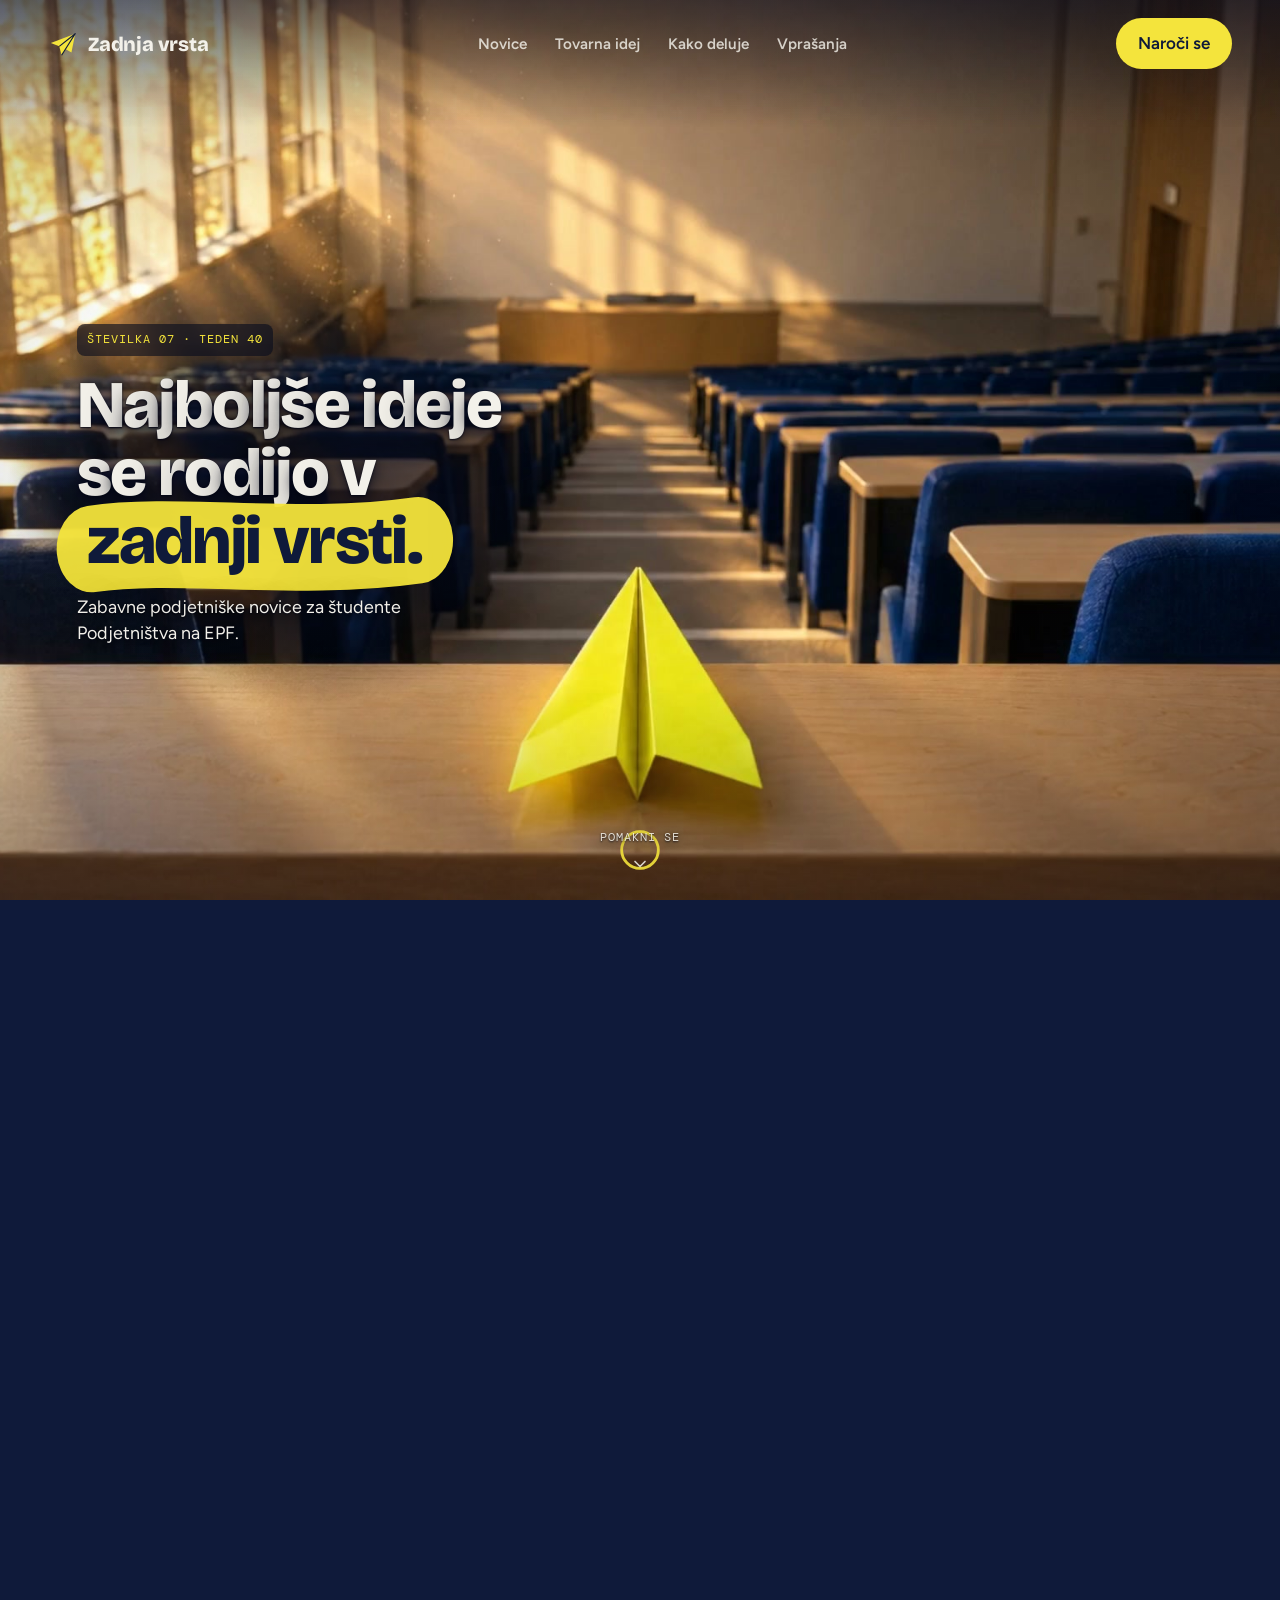
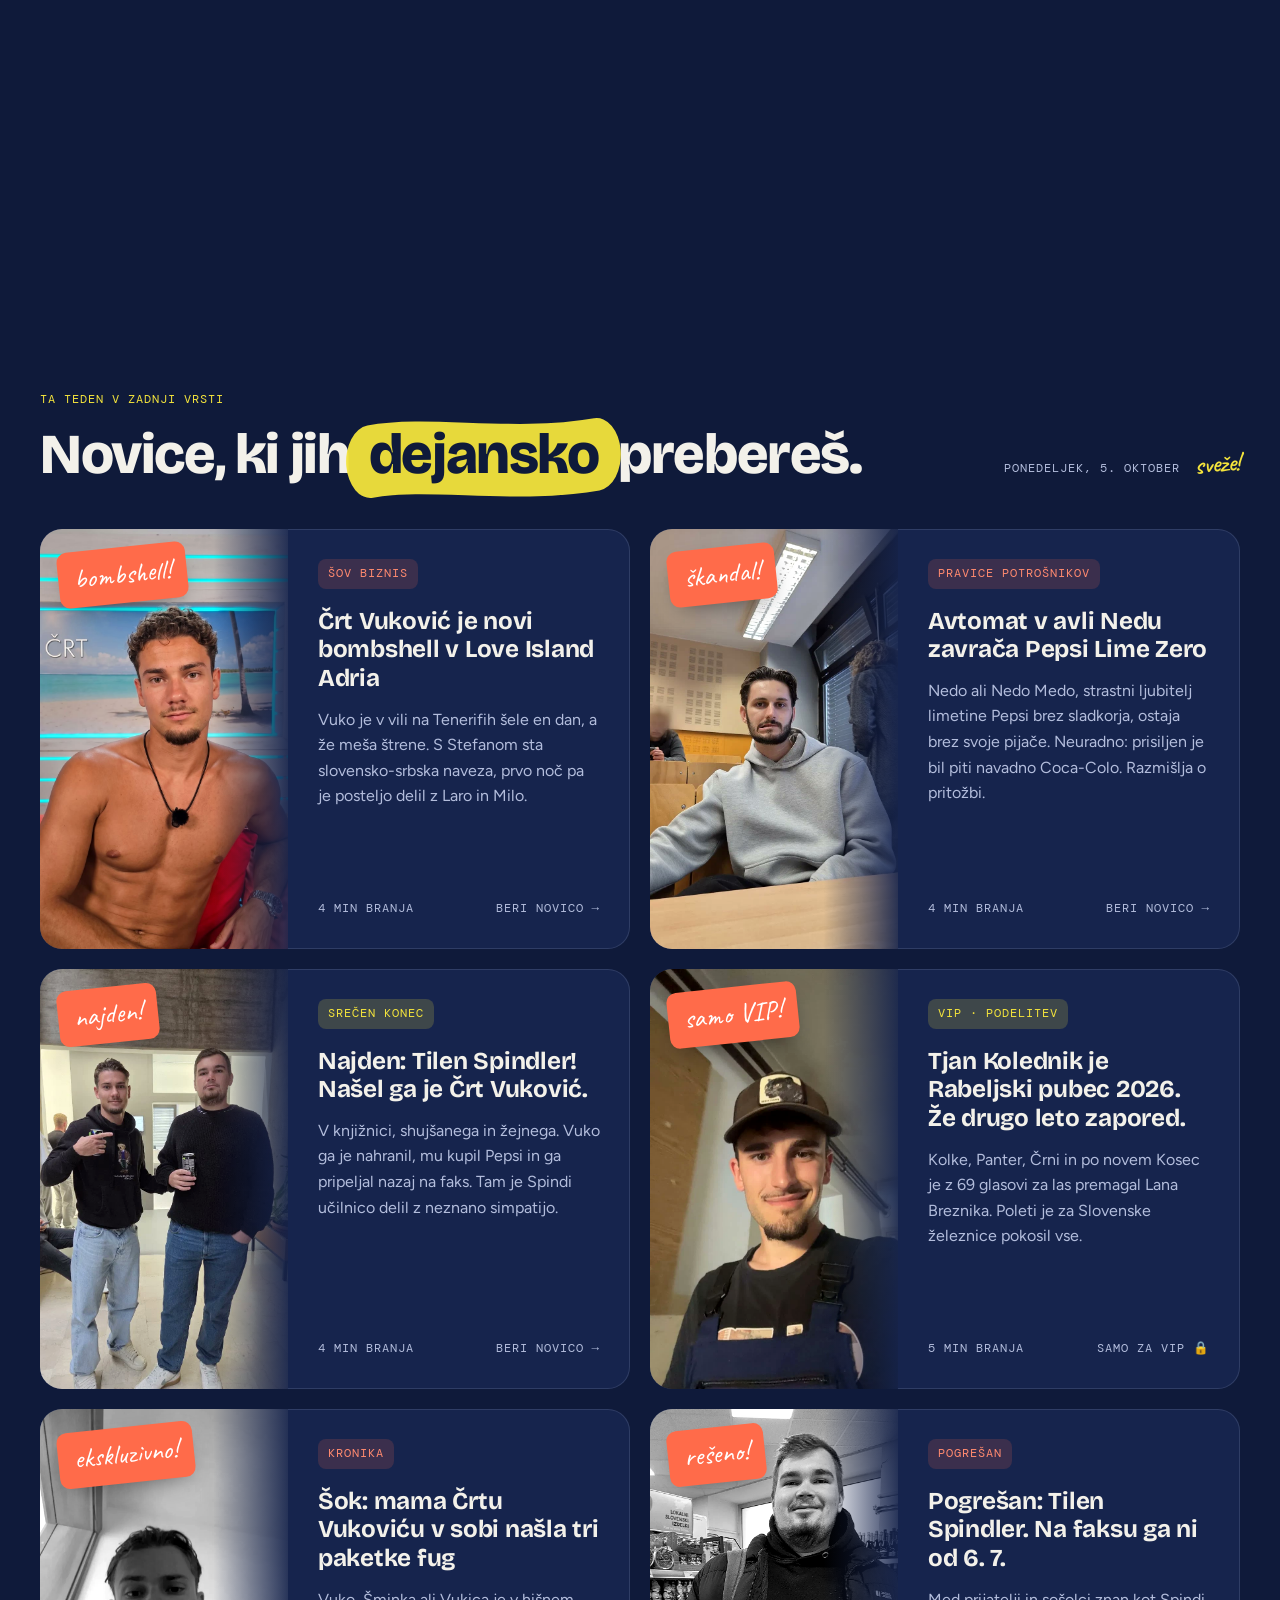
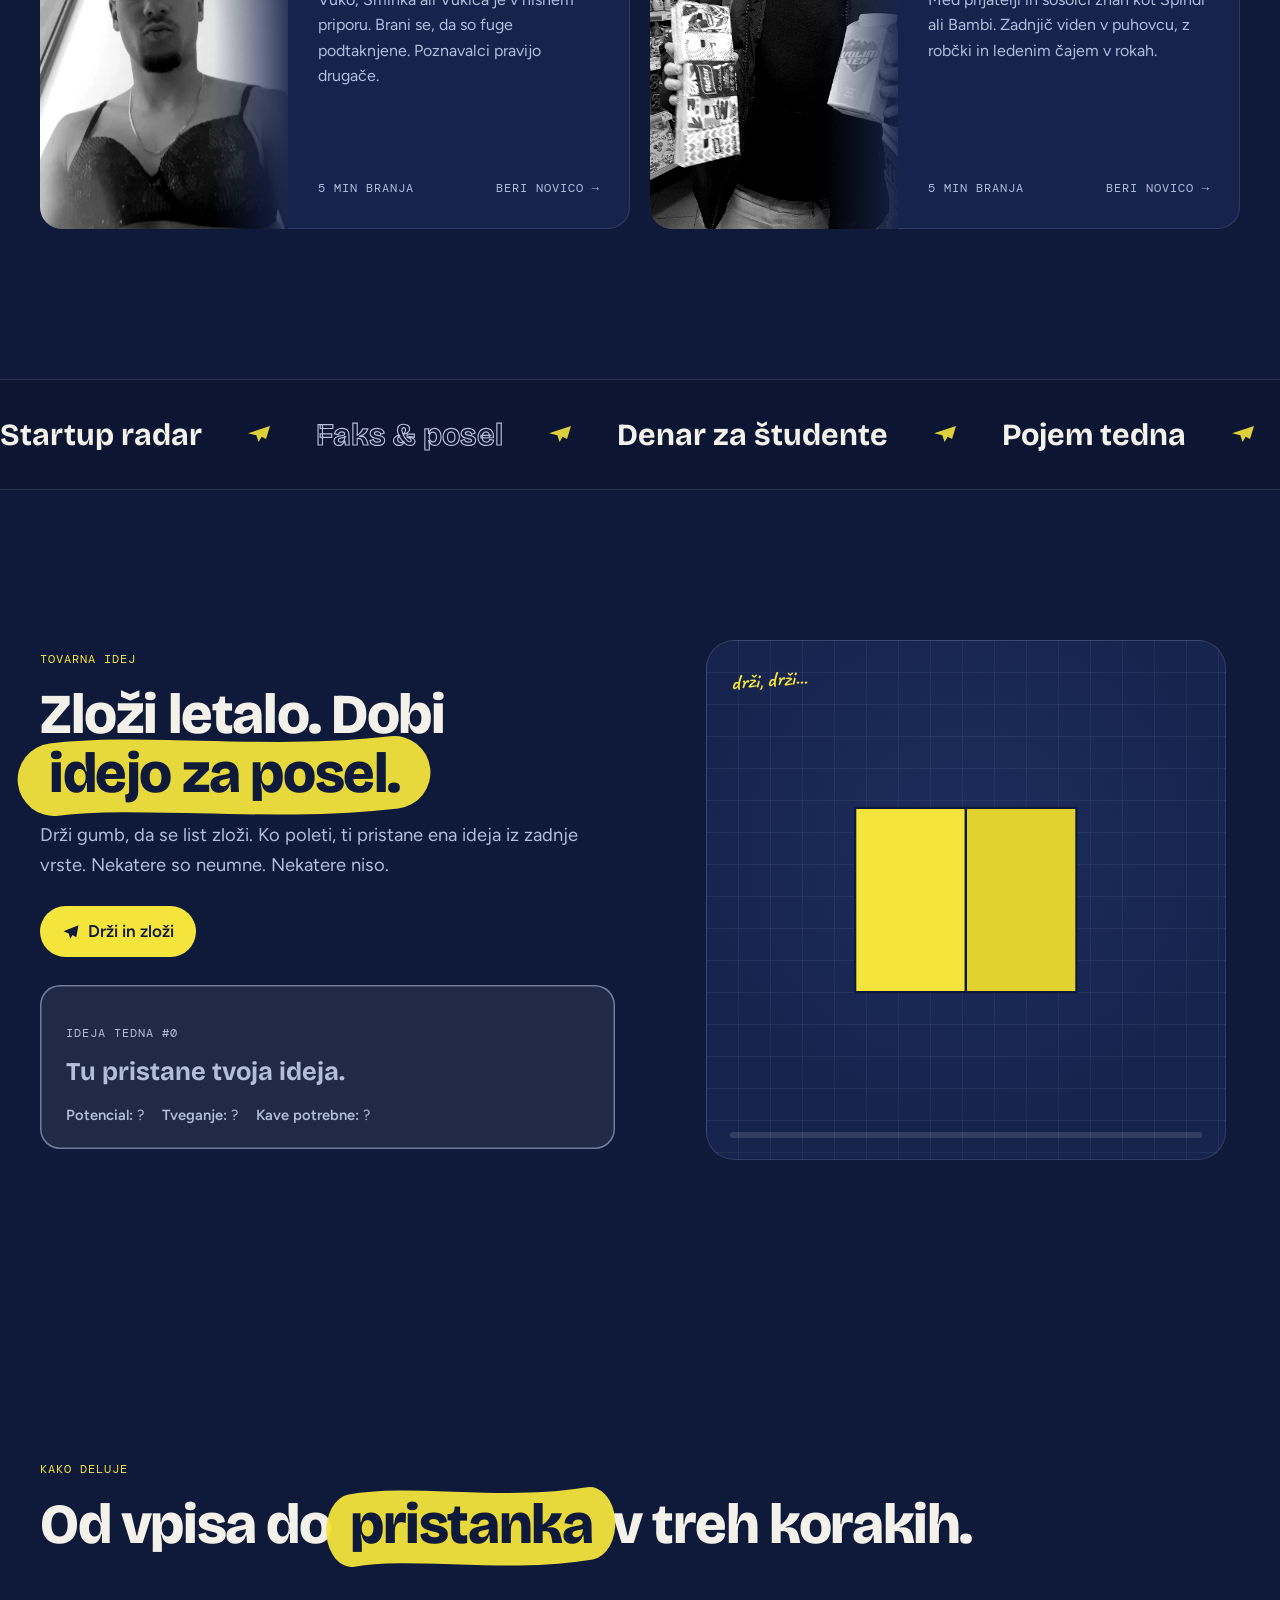
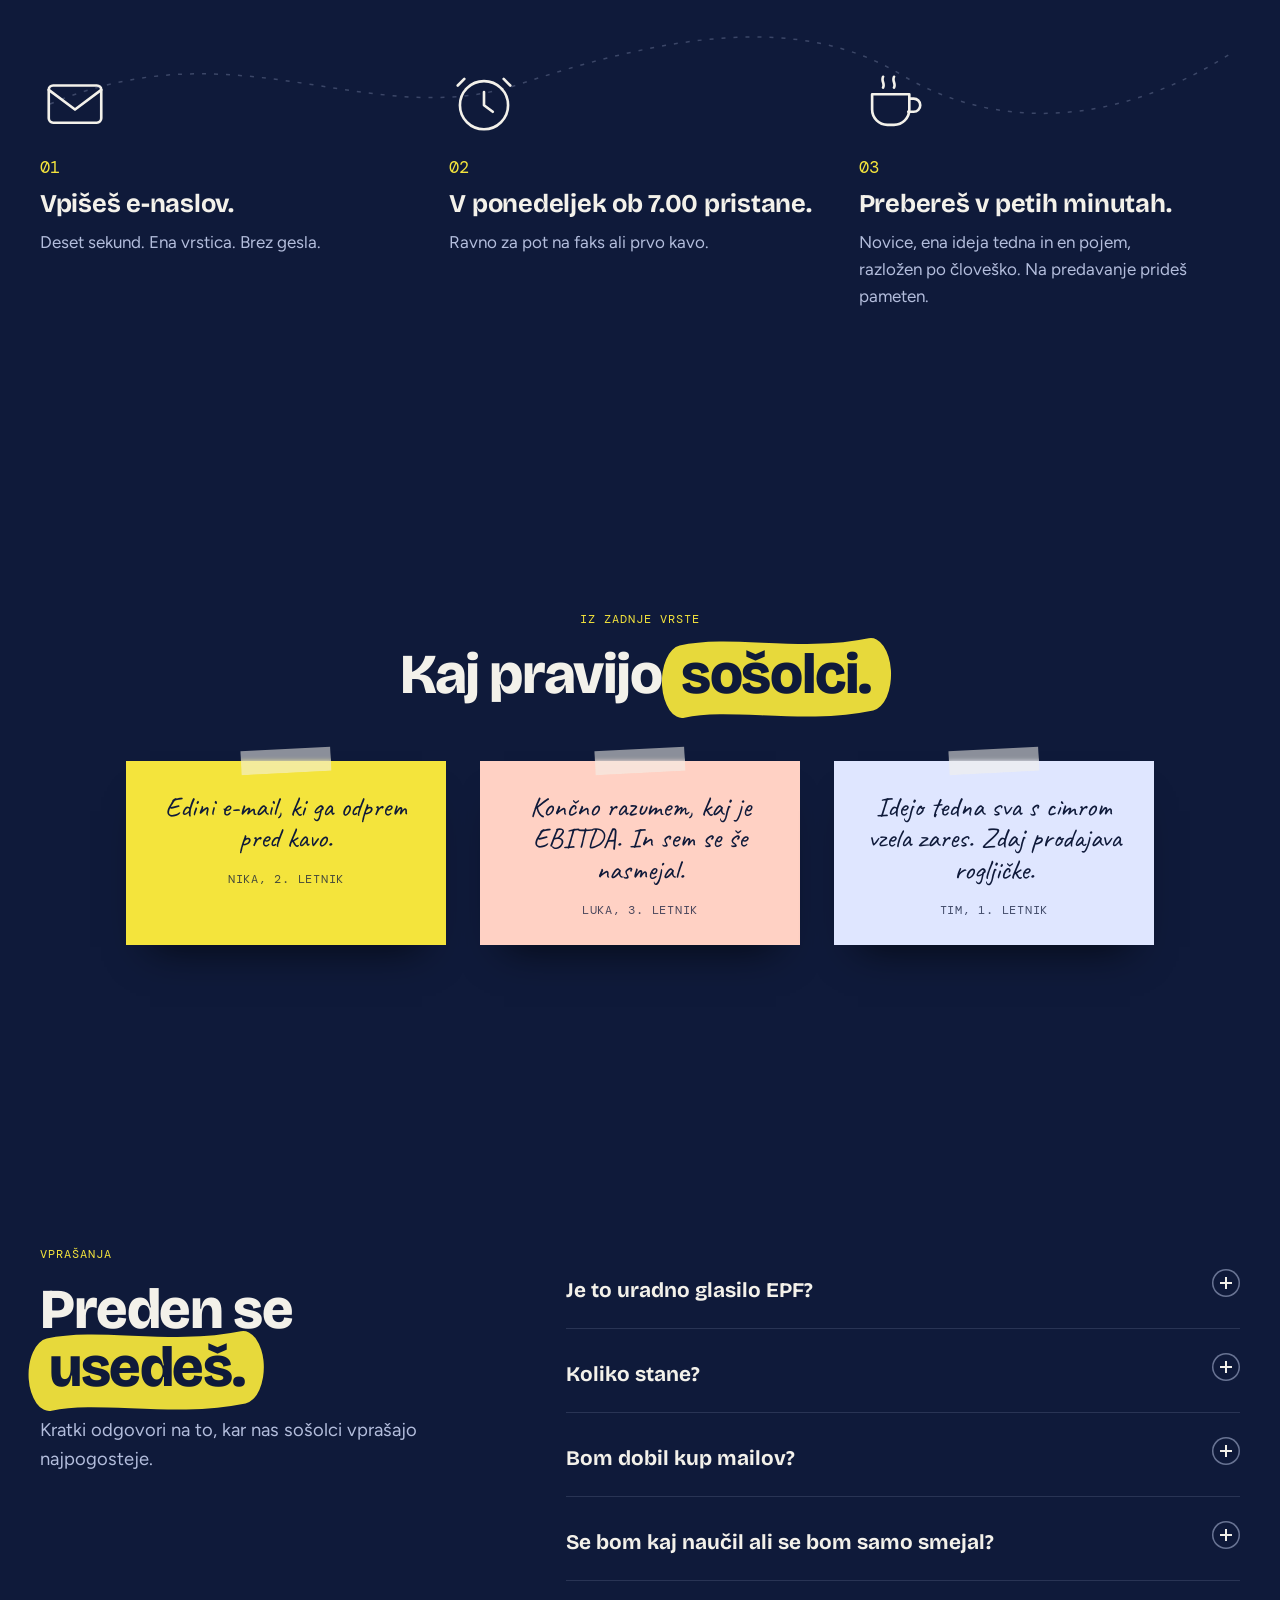
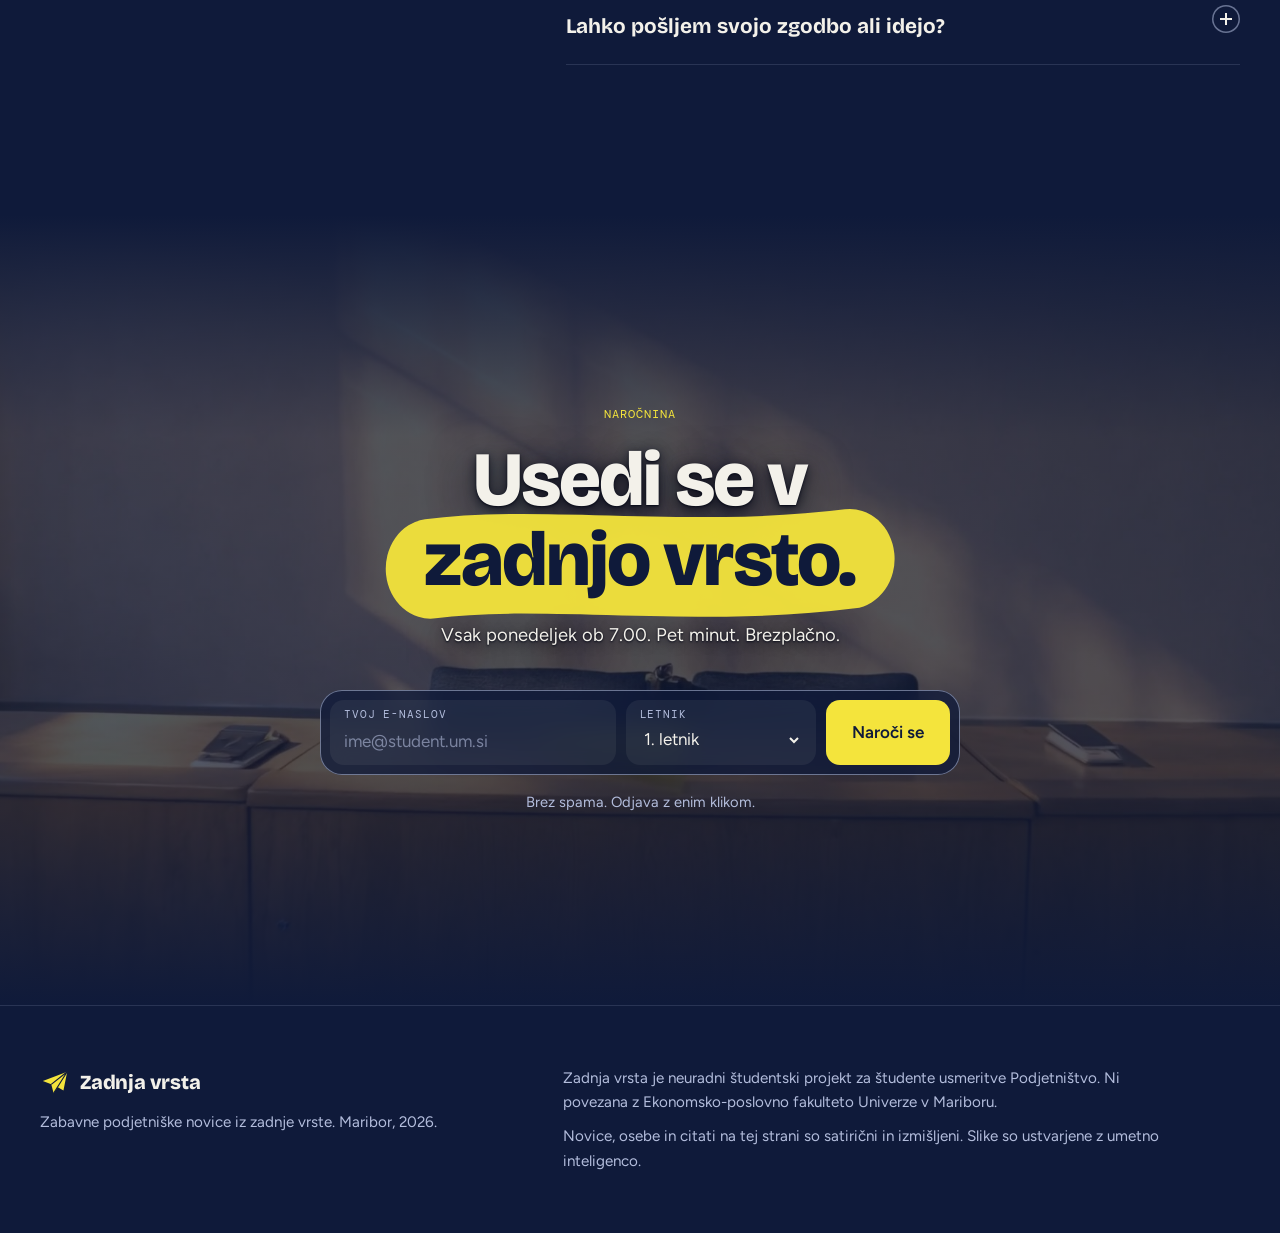
<file: index.html>
<!doctype html>
<html lang="sl">
<head>
<meta charset="utf-8">
<meta name="viewport" content="width=device-width, initial-scale=1">
<title>Zadnja vrsta · Zabavne podjetniške novice za študente EPF</title>
<meta name="description" content="Zadnja vrsta je neuradni tedenski e-časopis za študente Podjetništva na EPF. Poslovne novice brez dolgčasa, vsak ponedeljek, pet minut branja, brezplačno.">
<meta name="theme-color" content="#0f1a3a">
<!-- DEPLOY STEP: replace og:url and og:image with absolute live URLs -->
<meta property="og:type" content="website">
<meta property="og:title" content="Zadnja vrsta · Poslovne novice brez dolgčasa">
<meta property="og:description" content="Najboljše ideje se rodijo v zadnji vrsti. Vsak ponedeljek, pet minut, brezplačno.">
<meta property="og:url" content="https://nnejc.github.io/zadnja-vrsta/">
<meta property="og:image" content="https://nnejc.github.io/zadnja-vrsta/assets/hero-ending.jpg">
<link rel="icon" href="data:image/svg+xml,%3Csvg xmlns='http://www.w3.org/2000/svg' viewBox='0 0 64 64'%3E%3Crect width='64' height='64' rx='14' fill='%230f1a3a'/%3E%3Cpath d='M54 14 10 30l16 6 4 16 8-11 10 6z' fill='%23f4e43c'/%3E%3Cpath d='M26 36 54 14 30 52' fill='none' stroke='%230f1a3a' stroke-width='2' stroke-linejoin='round'/%3E%3C/svg%3E">
<link rel="preconnect" href="https://fonts.googleapis.com">
<link rel="preconnect" href="https://fonts.gstatic.com" crossorigin>
<link href="https://fonts.googleapis.com/css2?family=Bricolage+Grotesque:opsz,wght@12..96,700;12..96,800&family=Caveat:wght@600&family=DM+Mono:wght@400;500&family=Figtree:wght@400;600&display=swap" rel="stylesheet">
<style>
@property --hk{syntax:'<number>';inherits:true;initial-value:0}
@property --draw{syntax:'<number>';inherits:true;initial-value:0}
:root{
  --canvas:#0f1a3a;
  --panel:#16244d;
  --panel-2:#1c2c5c;
  --accent:#f4e43c;
  --accent-hover:#fff06a;
  --accent-muted:rgba(244,228,60,.18);
  --coral:#ff6b4a;
  --text-secondary:#b3bddc;
  --text-primary:#f3f1ea;
  --ink:#0f1a3a;
  --line:rgba(179,189,220,.16);
  --line-strong:rgba(179,189,220,.55);
  --ease-out:cubic-bezier(.22,1,.36,1);
  --ease-io:cubic-bezier(.65,0,.35,1);
  --tshadow:0 1px 2px rgba(5,8,22,.95),0 3px 12px rgba(5,8,22,.78),0 10px 44px rgba(5,8,22,.8);
  --f-display:'Bricolage Grotesque',system-ui,sans-serif;
  --f-body:'Figtree',system-ui,sans-serif;
  --f-mono:'DM Mono',ui-monospace,monospace;
  --f-hand:'Caveat',cursive;
}
*,*::before,*::after{box-sizing:border-box}
html{overflow-x:hidden;overflow-x:clip;scroll-behavior:smooth;-webkit-text-size-adjust:100%}
body{margin:0;overflow-x:hidden;overflow-x:clip;background:var(--canvas);color:var(--text-primary);font-family:var(--f-body);font-size:1.0625rem;line-height:1.6;-webkit-font-smoothing:antialiased;animation:pageIn .9s var(--ease-out) both}
@keyframes pageIn{from{opacity:0}to{opacity:1}}
img{max-width:100%;display:block}
a{color:inherit}
button,input,select{font:inherit}
.sr-only{position:absolute;width:1px;height:1px;padding:0;margin:-1px;overflow:hidden;clip:rect(0 0 0 0);white-space:nowrap;border:0}
.skip{position:fixed;left:16px;top:-60px;z-index:100;background:var(--accent);color:var(--ink);padding:10px 16px;border-radius:10px;font-weight:600;text-decoration:none;transition:top .3s var(--ease-out)}
.skip:focus{top:16px}
:focus-visible{outline:3px solid var(--accent);outline-offset:3px;border-radius:6px}
.mono{font-family:var(--f-mono);font-size:.78rem;letter-spacing:.08em;text-transform:uppercase}
.hand{font-family:var(--f-hand);font-weight:600}

/* ---------- environment layer ---------- */
.env{position:fixed;inset:0;z-index:-1;pointer-events:none;overflow:hidden}
.env::before,.env::after{content:"";position:absolute;width:70vmax;height:70vmax;border-radius:50%;filter:blur(40px);opacity:.55}
.env::before{left:-20vmax;top:-10vmax;background:radial-gradient(circle,rgba(46,78,170,.55),transparent 65%);animation:drift1 90s var(--ease-io) -20s infinite alternate}
.env::after{right:-25vmax;bottom:-25vmax;background:radial-gradient(circle,rgba(244,228,60,.08),transparent 60%);animation:drift2 110s var(--ease-io) -40s infinite alternate}
@keyframes drift1{to{transform:translate(18vmax,22vmax) scale(1.1)}}
@keyframes drift2{to{transform:translate(-20vmax,-14vmax) scale(.9)}}
.grain{position:absolute;inset:0;opacity:.07;mix-blend-mode:overlay;background-image:url("data:image/svg+xml,%3Csvg xmlns='http://www.w3.org/2000/svg' width='160' height='160'%3E%3Cfilter id='n'%3E%3CfeTurbulence type='fractalNoise' baseFrequency='.9' numOctaves='2' stitchTiles='stitch'/%3E%3C/filter%3E%3Crect width='100%25' height='100%25' filter='url(%23n)'/%3E%3C/svg%3E")}

/* ---------- nav ---------- */
.nav{position:fixed;top:0;left:0;right:0;z-index:50;display:flex;align-items:center;justify-content:space-between;gap:24px;padding:18px clamp(16px,4vw,48px);transition:background-color .5s var(--ease-out),backdrop-filter .5s var(--ease-out),padding .5s var(--ease-out)}
.nav::before{content:"";position:absolute;inset:0 0 -40px;z-index:-1;pointer-events:none;background:linear-gradient(rgba(8,12,30,.55),rgba(8,12,30,0));transition:opacity .5s var(--ease-out)}
.nav.solid{background:rgba(15,26,58,.82);backdrop-filter:blur(14px);-webkit-backdrop-filter:blur(14px);padding-top:12px;padding-bottom:12px}
.nav.solid::before{opacity:0}
.brand{display:flex;align-items:center;gap:10px;text-decoration:none;font-family:var(--f-display);font-weight:800;font-size:1.25rem;letter-spacing:-.01em}
.brand svg{width:30px;height:30px;flex:none}
.nav ul{display:flex;gap:28px;list-style:none;margin:0;padding:0}
.nav ul a{text-decoration:none;font-weight:600;font-size:.95rem;color:var(--text-primary);opacity:.82;transition:opacity .3s var(--ease-out)}
.nav ul a:hover{opacity:1}
.btn{display:inline-flex;align-items:center;justify-content:center;gap:8px;border:0;cursor:pointer;text-decoration:none;font-weight:600;border-radius:999px;padding:12px 22px;background:var(--accent);color:var(--ink);text-shadow:none;transition:background-color .3s var(--ease-out),transform .3s var(--ease-out),box-shadow .3s var(--ease-out)}
.btn:hover{background:var(--accent-hover);transform:translateY(-2px);box-shadow:0 10px 30px -10px rgba(244,228,60,.6)}
.btn.ghost{background:transparent;color:var(--text-primary);box-shadow:inset 0 0 0 1.5px var(--line-strong)}
.btn.ghost:hover{box-shadow:inset 0 0 0 1.5px var(--text-primary);background:rgba(243,241,234,.06)}
.btn svg{width:18px;height:18px}
@media (max-width:860px){.nav ul{display:none}}
@media (pointer:coarse){.btn{min-height:44px}}

/* ---------- highlighter (signature) ---------- */
.hl{position:relative;isolation:isolate;white-space:nowrap;margin:0 .16em;color:color-mix(in srgb,var(--ink) calc(var(--hk)*100%),var(--text-primary))}
.hl-svg{position:absolute;left:-.1em;top:-.06em;width:calc(100% + .2em);height:calc(100% + .1em);z-index:-1;overflow:visible;pointer-events:none}
.hl-svg path{fill:none;stroke:var(--accent);stroke-width:20;stroke-linecap:round;stroke-dasharray:1;stroke-dashoffset:calc(1 - var(--hk));opacity:.95}
.reveal .hl,.static-hero .hl{text-shadow:none}
.reveal .hl{--hk:0;transition:--hk 1s var(--ease-out) .45s}
.reveal.in .hl{--hk:1}

/* ---------- hero ---------- */
.hero{position:relative;height:560vh}
.stage{position:sticky;top:0;height:100vh;height:100svh;overflow:hidden;background:#0a1230}
.poster,.stage video{position:absolute;inset:0;width:100%;height:100%;object-fit:cover;background-size:cover;background-position:center}
.stage video{opacity:0;transform:translateZ(0);will-change:transform;transition:opacity .8s var(--ease-out)}
.stage.video-ready video{opacity:1}
.stage.video-failed video{display:none}
.scrim{position:absolute;inset:0;pointer-events:none;background:radial-gradient(ellipse 120% 90% at 50% 45%,rgba(8,12,30,0) 35%,rgba(8,12,30,.6) 100%)}
.band{position:absolute;z-index:2;opacity:0;text-shadow:var(--tshadow);pointer-events:none}
.band::before{content:"";position:absolute;inset:-30% -22%;z-index:-1;pointer-events:none;opacity:calc(.25 + .75*var(--k,1));background:radial-gradient(ellipse 60% 56% at 50% 50%,rgba(6,10,28,var(--sa,.64)) 0%,rgba(6,10,28,calc(var(--sa,.64)*.66)) 46%,rgba(6,10,28,0) 76%)}
.band.live{pointer-events:auto}
.pos-l{left:clamp(16px,6vw,96px);top:36%}
.pos-lb{left:clamp(16px,6vw,96px);bottom:11%}
.pos-r{right:clamp(16px,6vw,96px);top:40%;text-align:right}
.pos-c{left:50%;top:15%;transform:translateX(-50%);text-align:center;width:min(92vw,980px)}
.band .kicker{display:inline-block;margin:0 0 16px;padding:6px 10px;border-radius:8px;color:var(--accent);background:rgba(8,12,30,.62);backdrop-filter:blur(8px);-webkit-backdrop-filter:blur(8px);text-shadow:none;opacity:var(--k,1)}
/* settle band sits on the sunlit wall: flip to ink on a light scrim */
.band.light{text-shadow:none;color:var(--ink)}
.band.light::before{background:radial-gradient(ellipse 62% 58% at 50% 50%,rgba(250,242,226,var(--sa,.6)) 0%,rgba(250,242,226,calc(var(--sa,.6)*.6)) 50%,rgba(250,242,226,0) 78%)}
.band.light .sub{color:#24305a;font-weight:600}
.band.light .hl{--hk:1;color:var(--ink);text-shadow:none}
.band.light .hl-svg path{stroke-dashoffset:calc(1 - clamp(0,(var(--k,1) - .5)*2.4,1))}
.band.light .btn.ghost{color:var(--ink);box-shadow:inset 0 0 0 1.5px rgba(15,26,58,.55)}
.band.light .btn.ghost:hover{background:rgba(15,26,58,.08)}
.bt{margin:0;font-family:var(--f-display);font-weight:800;line-height:1.02;letter-spacing:-.025em;font-size:clamp(2.4rem,5.2vw,5rem)}
.pos-l .bt,.pos-r .bt,.pos-lb .bt{max-width:11ch}
.pos-r .bt{margin-left:auto}
.pos-c .bt{max-width:17ch;margin:0 auto}
.band .sub{margin:18px 0 0;font-size:clamp(1.05rem,1.4vw,1.3rem);line-height:1.45;max-width:30ch;color:var(--text-primary);--ks:clamp(0,(var(--k,1) - .55)*3,1);opacity:var(--ks);transform:translateY(calc((1 - var(--ks))*10px))}
.pos-r .sub{margin-left:auto}
.pos-c .sub{margin-left:auto;margin-right:auto}
.band .row{display:flex;gap:14px;justify-content:center;margin-top:26px;--kb:clamp(0,(var(--k,1) - .78)*5,1);opacity:var(--kb);transform:translateY(calc((1 - var(--kb))*12px))}
.band .hl{--hk:clamp(0,(var(--k,1) - .5)*2.4,1);text-shadow:0 1px 2px rgba(5,8,22,calc(.9*(1 - var(--hk)))),0 6px 30px rgba(5,8,22,calc(.7*(1 - var(--hk))))}
.note{position:absolute;font-family:var(--f-hand);font-weight:600;color:var(--accent);font-size:clamp(1.3rem,1.8vw,1.7rem);line-height:1.1;transform:rotate(-6deg);white-space:nowrap}
.band .note{opacity:clamp(0,(var(--k,1) - .7)*4,1)}
.w,.c{display:inline-block}
/* entrances */
.e-rise .w{--kc:clamp(0,(var(--k,0) - var(--th,0))*2.6,1);opacity:var(--kc);transform:translateY(calc((1 - var(--kc))*.55em))}
.e-snap .c{--kc:clamp(0,(var(--k,0) - var(--th,0))*3,1);opacity:var(--kc);transform:translateX(calc((1 - var(--kc))*var(--jx,0px)))}
.e-drift .w{--kc:clamp(0,(var(--k,0) - var(--th,0))*2.8,1);opacity:var(--kc);transform:translateY(calc((1 - var(--kc))*-28px)) rotate(calc((1 - var(--kc))*var(--jr,0deg)))}
.ring{position:absolute;left:50%;bottom:28px;transform:translateX(-50%);width:44px;height:44px;color:var(--accent);opacity:.9;transition:opacity .6s var(--ease-out)}
.ring circle.bg{opacity:.2}
.stage.video-ready .ring{opacity:0}
.cue{position:absolute;left:50%;bottom:26px;transform:translateX(-50%);display:flex;flex-direction:column;align-items:center;gap:6px;color:var(--text-primary);opacity:0;transition:opacity .6s var(--ease-out);text-shadow:var(--tshadow)}
.cue svg{width:20px;height:20px;animation:bob 2.4s var(--ease-io) -1s infinite}
@keyframes bob{50%{transform:translateY(6px)}}
.stage.video-ready .cue,.stage.video-failed .cue{opacity:.85}
.stage.past-start .cue{opacity:0}
.static-hero{display:none}

/* static-hero gates: MUST match GATES in JS exactly */
@media (max-width: 720px), (orientation: portrait) and (max-width: 1024px), (orientation: portrait) and (pointer: coarse), (orientation: landscape) and (pointer: coarse) and (max-height: 560px), (prefers-reduced-motion: reduce){
  .hero{height:auto}
  .stage{position:relative;height:auto;min-height:0;display:block;background:var(--canvas)}
  .stage::before{content:"";display:block;height:58svh;min-height:300px;background:#0a1230 url('assets/hero-static.jpg') center 88%/cover no-repeat}
  .stage video,.stage .band,.stage .ring,.stage .cue,.stage .poster{display:none}
  .stage .scrim{bottom:auto;height:58svh;min-height:300px;background:linear-gradient(180deg,rgba(8,12,30,.6) 0%,rgba(8,12,30,0) 28%,rgba(15,26,58,0) 62%,var(--canvas) 100%)}
  .static-hero{display:block;position:relative;z-index:2;margin:-64px auto 0;padding:0 20px 64px;max-width:760px;text-shadow:var(--tshadow)}
  .static-hero .bt{font-size:clamp(2.3rem,9vw,3.6rem);max-width:13ch}
  .static-hero p{margin:16px 0 0;font-size:1.1rem;max-width:34ch}
  .static-hero .row{display:flex;flex-wrap:wrap;gap:12px;margin-top:24px}
  .static-hero .hl{--hk:1}
}
@media (max-height:560px){.cue,.ring{display:none}}

/* ---------- sections ---------- */
main{position:relative;display:block}
main:focus{outline:none}
.wrap{width:min(1200px,100% - 32px);margin:0 auto}
section{position:relative;padding:clamp(80px,12vw,150px) 0}
.kick{color:var(--accent);margin:0 0 16px}
.h2{font-family:var(--f-display);font-weight:800;font-size:clamp(2.1rem,4.4vw,3.8rem);line-height:1.04;letter-spacing:-.025em;margin:0}
.lede{color:var(--text-secondary);font-size:1.15rem;max-width:52ch;margin:18px 0 0}
.reveal .rv{opacity:0;transform:translateY(26px);transition:opacity .9s var(--ease-out),transform .9s var(--ease-out)}
.reveal.in .rv{opacity:1;transform:none}
.reveal.in .rv:nth-child(2){transition-delay:.08s}
.reveal.in .rv:nth-child(3){transition-delay:.16s}
.reveal.in .rv:nth-child(4){transition-delay:.24s}
.reveal.in .rv:nth-child(5){transition-delay:.32s}
.reveal.in .rv:nth-child(6){transition-delay:.4s}
.reveal.settled .rv,.reveal.settled .rv:nth-child(n){transition-delay:0s !important}

/* news */
.news-head{display:flex;justify-content:space-between;align-items:flex-end;gap:24px;flex-wrap:wrap;margin-bottom:44px}
.issue{display:flex;align-items:baseline;gap:14px;color:var(--text-secondary)}
.issue .hand{font-size:1.6rem;color:var(--accent);transform:rotate(-4deg);display:inline-block}
.grid{display:grid;grid-template-columns:repeat(3,1fr);grid-auto-flow:row dense;gap:20px}
.card{position:relative;display:flex;flex-direction:column;background:var(--panel);border-radius:22px;padding:26px;text-decoration:none;box-shadow:inset 0 0 0 1px var(--line);transition:transform .5s var(--ease-out),box-shadow .5s var(--ease-out),background-color .5s var(--ease-out)}
.card:hover{transform:translateY(-6px) rotate(-.4deg);box-shadow:inset 0 0 0 1px var(--line-strong),0 30px 60px -30px rgba(0,0,0,.6);background:var(--panel-2)}
.card .tag{align-self:flex-start;padding:5px 10px;border-radius:8px;background:var(--accent-muted);color:var(--accent);margin-bottom:18px}
.card .tag.coral{background:rgba(255,107,74,.16);color:#ff8a6f}
.card h3{font-family:var(--f-display);font-weight:700;font-size:1.35rem;line-height:1.18;letter-spacing:-.01em;margin:0 0 14px}
.card p{color:var(--text-secondary);margin:0 0 18px;font-size:1rem}
.card .meta{margin-top:auto;display:flex;align-items:baseline;justify-content:space-between;color:var(--text-secondary)}
.card .doodle{width:58px;height:58px;margin-bottom:18px;color:var(--accent)}
.doodle path,.doodle circle,.doodle rect,.doodle line,.doodle polyline{fill:none;stroke:currentColor;stroke-width:2.4;stroke-linecap:round;stroke-linejoin:round}
.card.feature{grid-column:span 2;grid-row:span 2;padding:0;overflow:hidden}
.feature .img{position:relative;aspect-ratio:16/9;overflow:hidden}
.feature .img img{width:100%;height:100%;object-fit:cover;transition:transform 1.2s var(--ease-out)}
.feature:hover .img img{transform:scale(1.04)}
.feature .body{padding:30px;display:flex;flex-direction:column;flex:1}
.feature h3{font-size:clamp(1.6rem,2.6vw,2.3rem)}
.feature .sticker{position:absolute;right:18px;top:18px;background:var(--coral);color:#fff;font-family:var(--f-hand);font-size:1.5rem;padding:6px 16px;border-radius:10px;transform:rotate(5deg);box-shadow:0 10px 24px -10px rgba(0,0,0,.5)}
/* missing-person feature: portrait photo beside the text, poster style */
.feature.missing{flex-direction:row}
.feature.missing .img{aspect-ratio:auto;flex:0 0 46%;min-height:100%}
.feature.missing .img::after{content:"";position:absolute;inset:0;pointer-events:none;background:linear-gradient(90deg,rgba(22,36,77,0) 70%,rgba(22,36,77,.9));mix-blend-mode:normal}
.feature.missing .img img{object-position:50% 30%;filter:contrast(1.05)}
.feature.missing .sticker{left:18px;right:auto;top:18px;transform:rotate(-6deg);font-size:1.7rem}
.feature.missing .body{justify-content:center}
.feature.missing h3{font-size:clamp(1.7rem,2.6vw,2.4rem)}
.feature.flip{flex-direction:row-reverse;grid-column:2 / span 2}
@media (min-width:641px){.feature.missing .img img{position:absolute;inset:0;height:100%}.feature.missing{min-height:420px}}
.feature.flip .img::after{background:linear-gradient(270deg,rgba(22,36,77,0) 70%,rgba(22,36,77,.9))}
.feature.flip .sticker{left:auto;right:18px;transform:rotate(6deg)}
@media (max-width:980px){.feature.flip{grid-column:span 2;grid-row:auto}}
/* stories-only grid: two equal columns of feature cards */
.grid.stories{grid-template-columns:1fr 1fr}
.grid.stories .card.feature,.grid.stories .feature.flip{grid-column:auto;grid-row:auto}
.grid.stories .feature.missing h3{font-size:clamp(1.35rem,1.9vw,1.85rem)}
.grid.stories .feature.missing .img{flex-basis:42%}
@media (max-width:900px){.grid.stories{grid-template-columns:1fr}}
@media (max-width:980px){.grid{grid-template-columns:1fr 1fr}.card.feature{grid-column:span 2;grid-row:auto}}
@media (max-width:640px){.grid{grid-template-columns:1fr}.card.feature{grid-column:auto}.feature.missing{flex-direction:column}.feature.missing .img{flex:none;aspect-ratio:4/5}.feature.missing .img::after{background:linear-gradient(180deg,rgba(22,36,77,0) 70%,rgba(22,36,77,.9))}}

/* marquee */
.marquee{padding:30px 0;border-block:1px solid var(--line);overflow:hidden;background:rgba(10,16,40,.45)}
.track{display:flex;gap:46px;width:max-content;animation:mq 60s linear infinite}
.track span{font-family:var(--f-display);font-weight:700;font-size:clamp(1.4rem,2.4vw,2rem);white-space:nowrap;display:flex;align-items:center;gap:46px;color:var(--text-primary)}
.track span::after{content:"";width:22px;height:16px;background:var(--accent);clip-path:polygon(100% 0,0 45%,38% 58%,48% 100%,62% 66%,82% 80%);opacity:.9}
.track span:nth-child(3n+2){color:transparent;-webkit-text-stroke:1.2px var(--text-secondary)}
@keyframes mq{to{transform:translateX(-50%)}}
.offscreen .track{animation-play-state:paused}

/* idea factory */
.factory{display:grid;grid-template-columns:1.05fr 1fr;gap:clamp(30px,6vw,80px);align-items:center}
.bench{position:relative;aspect-ratio:1/1;max-width:520px;width:100%;margin:0 auto;border-radius:28px;background:radial-gradient(circle at 50% 40%,var(--panel-2),var(--panel) 70%);box-shadow:inset 0 0 0 1px var(--line);display:grid;place-items:center;overflow:hidden}
.bench::before{content:"";position:absolute;inset:0;background-image:linear-gradient(var(--line) 1px,transparent 1px),linear-gradient(90deg,var(--line) 1px,transparent 1px);background-size:32px 32px;opacity:.5}
.paper{position:relative;width:78%;overflow:visible}
.paper polygon{stroke:#0f1a3a;stroke-width:1.2;stroke-linejoin:round}
.paper .w1{fill:#f4e43c}.paper .w2{fill:#e2d22f}
.paper .crease{stroke:#0f1a3a;stroke-width:1.2;opacity:.55}
.paper g.flyer{transform-origin:110px 70px;transform-box:view-box}
.bench.launched g.flyer{animation:launch 1s var(--ease-io) forwards}
@keyframes launch{0%{transform:none}30%{transform:translate(-14px,10px) rotate(4deg)}100%{transform:translate(260px,-220px) rotate(-18deg) scale(.6);opacity:0}}
.meter{position:absolute;left:24px;right:24px;bottom:22px;height:6px;border-radius:6px;background:rgba(243,241,234,.12);overflow:hidden}
.meter i{display:block;height:100%;width:100%;background:var(--accent);transform-origin:left;transform:scaleX(var(--p,0))}
.bench .hint{position:absolute;top:22px;left:24px;color:var(--text-secondary)}
.idea{margin-top:28px;background:var(--text-primary);color:var(--ink);border-radius:20px;padding:26px 26px 22px;box-shadow:0 30px 60px -30px rgba(0,0,0,.6);transform:rotate(-1deg)}
.idea .mono{color:#4a5680}
.idea p.big{font-family:var(--f-display);font-weight:700;font-size:clamp(1.3rem,2vw,1.65rem);line-height:1.22;margin:10px 0 16px}
.idea .scores{display:flex;flex-wrap:wrap;gap:8px 18px;font-size:.92rem;color:#2c3762}
.idea .scores b{font-weight:600}
.idea .rv2{opacity:0;transform:translateY(12px);transition:opacity .6s var(--ease-out),transform .6s var(--ease-out)}
.idea.show .rv2{opacity:1;transform:none}
.idea.show .rv2:nth-child(2){transition-delay:.1s}
.idea.show .rv2:nth-child(3){transition-delay:.22s}
.idea.idle{background:rgba(243,241,234,.08);color:var(--text-secondary);box-shadow:inset 0 0 0 1.5px var(--line-strong);border:0}
.idea.idle .rv2{opacity:1;transform:none}
.idea.idle .mono,.idea.idle .scores{color:var(--text-secondary)}
.hold{margin-top:26px;user-select:none;-webkit-user-select:none;touch-action:none}
@media (max-width:900px){.factory{grid-template-columns:1fr}}

/* how */
.how{position:relative}
.how-steps{position:relative;display:grid;grid-template-columns:repeat(3,1fr);gap:28px;margin-top:70px}
.flight{position:absolute;left:0;right:0;top:-10px;height:120px;width:100%;overflow:visible;pointer-events:none}
.flight .trail{fill:none;stroke:var(--accent);stroke-width:2;stroke-dasharray:1;stroke-dashoffset:calc(1 - var(--draw));opacity:.75}
.flight .ghost{fill:none;stroke:var(--line-strong);stroke-width:1.5;stroke-dasharray:4 8;opacity:.5}
.flight .mini{fill:var(--accent)}
.step{position:relative;padding-top:130px}
.step .num{font-family:var(--f-mono);color:var(--accent)}
.step .doodle{width:70px;height:70px;color:var(--text-primary);position:absolute;top:44px;left:0}
.step h3{font-family:var(--f-display);font-weight:700;font-size:1.6rem;line-height:1.15;margin:8px 0 10px;letter-spacing:-.01em}
.step p{color:var(--text-secondary);margin:0;max-width:30ch}
@media (max-width:820px){.how-steps{grid-template-columns:1fr;gap:20px}.flight{display:none}.step{padding:0 0 0 96px;min-height:90px}.step .doodle{top:0}}

/* quotes */
.notes{display:flex;flex-wrap:wrap;justify-content:center;gap:34px;margin-top:56px}
.postit{position:relative;width:min(320px,100%);padding:30px 26px 24px;color:var(--ink);background:var(--accent);box-shadow:0 26px 40px -24px rgba(0,0,0,.7);transform:rotate(var(--r,-2deg));transition:transform .5s var(--ease-out)}
.postit:nth-child(2){--r:2.5deg;background:#ffd1c4}
.postit:nth-child(3){--r:-1deg;background:#dfe6ff}
.postit:hover{transform:rotate(0) translateY(-6px)}
.postit::before{content:"";position:absolute;top:-12px;left:50%;width:90px;height:24px;transform:translateX(-50%) rotate(-3deg);background:rgba(243,241,234,.55);backdrop-filter:blur(2px)}
.postit q{display:block;font-family:var(--f-hand);font-size:1.75rem;line-height:1.12;quotes:none}
.postit .who{margin-top:16px;font-family:var(--f-mono);font-size:.78rem;letter-spacing:.06em;text-transform:uppercase;opacity:.75}
.postit .life{animation:sway 6s var(--ease-io) -2s infinite}
.notes .postit:nth-child(2) .life{animation-delay:-4s}
@keyframes sway{50%{transform:translateY(-2px) rotate(.4deg)}}

/* faq */
.faq{display:grid;grid-template-columns:.8fr 1.2fr;gap:clamp(30px,6vw,80px)}
.faq details{border-bottom:1px solid var(--line)}
.faq summary{cursor:pointer;list-style:none;display:flex;justify-content:space-between;align-items:baseline;gap:20px;padding:24px 0;font-family:var(--f-display);font-weight:700;font-size:1.3rem;line-height:1.25}
.faq summary::-webkit-details-marker{display:none}
.faq summary .pm{flex:none;width:28px;height:28px;border-radius:50%;box-shadow:inset 0 0 0 1.5px var(--line-strong);position:relative;transition:transform .4s var(--ease-out),background-color .4s var(--ease-out)}
.faq summary .pm::before,.faq summary .pm::after{content:"";position:absolute;left:50%;top:50%;width:12px;height:2px;background:currentColor;transform:translate(-50%,-50%)}
.faq summary .pm::after{transform:translate(-50%,-50%) rotate(90deg);transition:transform .4s var(--ease-out)}
.faq details[open] .pm{background:var(--accent);color:var(--ink);transform:rotate(180deg)}
.faq details[open] .pm::after{transform:translate(-50%,-50%) rotate(0)}
.faq .ans{color:var(--text-secondary);padding:0 40px 24px 0;margin:0;max-width:60ch}
.faq details[open] .ans{animation:ansIn .5s var(--ease-out)}
@keyframes ansIn{from{opacity:0;transform:translateY(-6px)}}
@media (max-width:820px){.faq{grid-template-columns:1fr}}

/* cta */
.cta{padding:0;overflow:hidden}
.cta .bg{position:absolute;inset:0;background:url('assets/hero-ending.jpg') center/cover no-repeat}
.cta .bg::after{content:"";position:absolute;inset:0;background:linear-gradient(180deg,var(--canvas) 0%,rgba(15,26,58,.72) 28%,rgba(15,26,58,.72) 70%,var(--canvas) 100%)}
.cta .inner{position:relative;padding:clamp(110px,16vw,190px) 0;text-align:center}
.cta .h2{font-size:clamp(2.5rem,6vw,5rem);max-width:14ch;margin:0 auto;text-shadow:var(--tshadow)}
.cta .lede{margin:20px auto 0;color:var(--text-primary);text-shadow:var(--tshadow)}
.form{margin:40px auto 0;width:min(640px,100%);display:grid;grid-template-columns:1.5fr 1fr auto;gap:10px;padding:10px;border-radius:22px;background:rgba(15,26,58,.75);backdrop-filter:blur(12px);-webkit-backdrop-filter:blur(12px);box-shadow:inset 0 0 0 1px var(--line-strong);text-align:left}
.form label{display:flex;flex-direction:column;gap:2px;padding:6px 14px;border-radius:14px;background:rgba(243,241,234,.06);transition:background-color .3s var(--ease-out)}
.form label:focus-within{background:rgba(243,241,234,.12)}
.form label span{font-family:var(--f-mono);font-size:.7rem;letter-spacing:.08em;text-transform:uppercase;color:var(--text-secondary)}
.form input,.form select{border:0;background:transparent;color:var(--text-primary);padding:2px 0 4px;outline:none;width:100%}
.form select option{color:#111}
.form input::placeholder{color:rgba(179,189,220,.6)}
.form .btn{border-radius:14px;padding:0 26px}
.fine{margin:16px 0 0;color:var(--text-secondary);font-size:.92rem}
.thanks{display:none;margin:40px auto 0;width:min(560px,100%);padding:30px;border-radius:22px;background:var(--accent);color:var(--ink);transform:rotate(-1deg)}
.thanks .hand{font-size:2.2rem;line-height:1}
.thanks p{margin:10px 0 0}
.done .form,.done .fine{display:none}
.done .thanks{display:block;animation:land .8s var(--ease-out)}
@keyframes land{from{opacity:0;transform:translateY(20px) rotate(-4deg)}}
@media (max-width:700px){.form{grid-template-columns:1fr}.form .btn{min-height:52px}}

footer{padding:60px 0 50px;border-top:1px solid var(--line);color:var(--text-secondary);font-size:.95rem}
footer .wrap{display:grid;grid-template-columns:1fr 1.4fr;gap:40px}
footer p{margin:0 0 10px;max-width:62ch}
footer .brand{color:var(--text-primary);margin-bottom:12px}
@media (max-width:760px){footer .wrap{grid-template-columns:1fr}}

body.paused *,body.paused *::before,body.paused *::after{animation-play-state:paused !important}

@media (prefers-reduced-motion: reduce){
  *,*::before,*::after{animation:none !important;transition:none !important;transition-delay:0s !important;scroll-behavior:auto !important}
  .reveal .rv,.idea .rv2{opacity:1 !important;transform:none !important}
  .reveal .hl{--hk:1}
  .flight .trail{--draw:1}
  .postit{transform:rotate(var(--r,-2deg))}
}
</style>
</head>
<body>
<a class="skip" href="#main">Preskoči na vsebino</a>
<div class="env" aria-hidden="true"><div class="grain"></div></div>

<nav class="nav" aria-label="Glavna navigacija">
  <a class="brand" href="#top" aria-label="Zadnja vrsta, na vrh">
    <svg viewBox="0 0 64 64" aria-hidden="true"><path d="M58 10 6 30l18 7 5 19 9-13 12 7z" fill="#f4e43c"/><path d="M24 37 58 10 29 56" fill="none" stroke="#0f1a3a" stroke-width="2.5" stroke-linejoin="round"/></svg>
    Zadnja vrsta
  </a>
  <ul>
    <li><a href="#novice">Novice</a></li>
    <li><a href="#tovarna">Tovarna idej</a></li>
    <li><a href="#kako">Kako deluje</a></li>
    <li><a href="#vprasanja">Vprašanja</a></li>
  </ul>
  <a class="btn" href="#narocnina">Naroči se</a>
</nav>

<header class="hero" id="top">
  <div class="stage" id="stage">
    <div class="poster" aria-hidden="true"></div>
    <video id="hero-video" muted playsinline preload="none" aria-hidden="true" tabindex="-1"></video>
    <div class="scrim" aria-hidden="true"></div>

    <div class="band e-rise pos-l" data-a="0" data-b="0.22" style="--sa:.7">
      <p class="kicker mono">Številka 07 · Teden 40</p>
      <h1 class="bt" data-split>Najboljše ideje se rodijo v <span class="hl">zadnji vrsti.</span></h1>
      <p class="sub">Zabavne podjetniške novice za študente Podjetništva na EPF.</p>
    </div>

    <div class="band e-snap pos-r" data-a="0.25" data-b="0.52" style="--sa:.66">
      <h2 class="bt" data-split>Poslovne novice. <span class="hl">Brez dolgčasa.</span></h2>
    </div>

    <div class="band e-drift pos-lb" data-a="0.55" data-b="0.79" style="--sa:.66">
      <h2 class="bt" data-split>Pet minut branja. <span class="hl">Nič zehanja.</span></h2>
    </div>

    <div class="band e-rise pos-c light" data-a="0.82" data-b="1" style="--sa:.6">
      <h2 class="bt" data-split>Vsak ponedeljek pristane v tvojem <span class="hl">nabiralniku.</span></h2>
      <p class="sub">Brezplačno. Odjava z enim klikom.</p>
      <div class="row">
        <a class="btn" href="#narocnina">Naroči se</a>
        <a class="btn ghost" href="#novice">Poglej ta teden</a>
      </div>
    </div>

    <div class="static-hero">
      <p class="kicker mono" style="color:var(--accent);margin:0 0 14px">Številka 07 · Teden 40</p>
      <h1 class="bt">Najboljše ideje se rodijo v <span class="hl">zadnji vrsti.</span></h1>
      <p>Zabavne podjetniške novice za študente Podjetništva na EPF. Vsak ponedeljek, pet minut, brezplačno.</p>
      <div class="row">
        <a class="btn" href="#narocnina">Naroči se</a>
        <a class="btn ghost" href="#novice">Poglej ta teden</a>
      </div>
    </div>

    <svg class="ring" viewBox="0 0 48 48" aria-hidden="true">
      <circle class="bg" cx="24" cy="24" r="20" fill="none" stroke="currentColor" stroke-width="3"/>
      <circle cx="24" cy="24" r="20" fill="none" stroke="currentColor" stroke-width="3" stroke-linecap="round" stroke-dasharray="126" transform="rotate(-90 24 24)" style="stroke-dashoffset:var(--ld,126)"/>
    </svg>
    <div class="cue" aria-hidden="true">
      <span class="mono">Pomakni se</span>
      <svg viewBox="0 0 24 24"><path d="M6 9l6 6 6-6" fill="none" stroke="currentColor" stroke-width="2" stroke-linecap="round" stroke-linejoin="round"/></svg>
    </div>
  </div>
</header>

<main id="main" tabindex="-1">

  <section id="novice" class="reveal">
    <div class="wrap">
      <div class="news-head">
        <div>
          <p class="kick mono rv">Ta teden v zadnji vrsti</p>
          <h2 class="h2 rv">Novice, ki jih <span class="hl">dejansko</span> prebereš.</h2>
        </div>
        <div class="issue rv"><span class="mono">Ponedeljek, 5. oktober</span><span class="hand">sveže!</span></div>
      </div>

      <div class="grid stories">
        <a class="card feature missing rv" href="novice/crt-vukovic-love-island.html">
          <div class="img"><img src="assets/vila-crt-intervju.jpg" alt="Črt Vuković v vili Love Island na rdečem kavču pred sliko plaže" width="1000" height="1340" loading="lazy" style="object-position:50% 30%"></div>
          <span class="sticker" aria-hidden="true">bombshell!</span>
          <div class="body">
            <span class="tag mono coral">Šov biznis</span>
            <h3>Črt Vuković je novi bombshell v Love Island Adria</h3>
            <p>Vuko je v vili na Tenerifih šele en dan, a že meša štrene. S Stefanom sta slovensko-srbska naveza, prvo noč pa je posteljo delil z Laro in Milo.</p>
            <div class="meta"><span class="mono">4 min branja</span><span class="mono">Beri novico →</span></div>
          </div>
        </a>

        <a class="card feature missing rv" href="novice/nejc-nedeljko-pepsi-lime.html">
          <div class="img"><img src="assets/pepsi-nejc.jpg" alt="Nejc Nedeljko v sivem puloverju s kapuco resno gleda v kamero v predavalnici" width="952" height="1269" loading="lazy" style="object-position:50% 40%"></div>
          <span class="sticker" aria-hidden="true">škandal!</span>
          <div class="body">
            <span class="tag mono coral">Pravice potrošnikov</span>
            <h3>Avtomat v avli Nedu zavrača Pepsi Lime Zero</h3>
            <p>Nedo ali Nedo Medo, strastni ljubitelj limetine Pepsi brez sladkorja, ostaja brez svoje pijače. Neuradno: prisiljen je bil piti navadno Coca-Colo. Razmišlja o pritožbi.</p>
            <div class="meta"><span class="mono">4 min branja</span><span class="mono">Beri novico →</span></div>
          </div>
        </a>

        <a class="card feature missing rv" href="novice/najden-tilen-spindler.html">
          <div class="img"><img src="assets/najden-oba.jpg" alt="Črt Vuković in Tilen Spindler na hodniku faksa, oba s pločevinko v roki" width="952" height="1269" loading="lazy" style="object-position:55% 40%"></div>
          <span class="sticker" aria-hidden="true">najden!</span>
          <div class="body">
            <span class="tag mono">Srečen konec</span>
            <h3>Najden: Tilen Spindler! Našel ga je Črt Vuković.</h3>
            <p>V knjižnici, shujšanega in žejnega. Vuko ga je nahranil, mu kupil Pepsi in ga pripeljal nazaj na faks. Tam je Spindi učilnico delil z neznano simpatijo.</p>
            <div class="meta"><span class="mono">4 min branja</span><span class="mono">Beri novico →</span></div>
          </div>
        </a>

        <a class="card feature missing rv" href="novice/tjan-kolednik-rabeljski-pubec.html">
          <div class="img"><img src="assets/nagrada-tjan.jpg" alt="Tjan Kolednik v kapi s panterjem in modrem delovnem kombinezonu, nasmejan" width="819" height="1456" loading="lazy" style="object-position:50% 38%"></div>
          <span class="sticker" aria-hidden="true">samo VIP!</span>
          <div class="body">
            <span class="tag mono">VIP · Podelitev</span>
            <h3>Tjan Kolednik je Rabeljski pubec 2026. Že drugo leto zapored.</h3>
            <p>Kolke, Panter, Črni in po novem Kosec je z 69 glasovi za las premagal Lana Breznika. Poleti je za Slovenske železnice pokosil vse.</p>
            <div class="meta"><span class="mono">5 min branja</span><span class="mono">Samo za VIP 🔒</span></div>
          </div>
        </a>

        <a class="card feature missing rv" href="novice/crt-vukovic-fuge.html">
          <div class="img"><img src="assets/kronika-vuko.jpg" alt="Črno-bela fotografija Črta Vukovića v črnem modrčku z bleščicami" width="819" height="1456" loading="lazy" style="object-position:50% 40%"></div>
          <span class="sticker" aria-hidden="true">ekskluzivno!</span>
          <div class="body">
            <span class="tag mono coral">Kronika</span>
            <h3>Šok: mama Črtu Vukoviću v sobi našla tri paketke fug</h3>
            <p>Vuko, Šminka ali Vukica je v hišnem priporu. Brani se, da so fuge podtaknjene. Poznavalci pravijo drugače.</p>
            <div class="meta"><span class="mono">5 min branja</span><span class="mono">Beri novico →</span></div>
          </div>
        </a>

        <a class="card feature missing rv" href="novice/pogresan-tilen-spindler.html">
          <div class="img"><img src="assets/pogresan-spindi.jpg" alt="Črno-bela fotografija Tilna Spindlerja v trgovini, v rokah drži papirnate robčke in ledeni čaj" width="819" height="1456" loading="lazy"></div>
          <span class="sticker" aria-hidden="true">rešeno!</span>
          <div class="body">
            <span class="tag mono coral">Pogrešan</span>
            <h3>Pogrešan: Tilen Spindler. Na faksu ga ni od 6. 7.</h3>
            <p>Med prijatelji in sošolci znan kot Spindi ali Bambi. Zadnjič viden v puhovcu, z robčki in ledenim čajem v rokah.</p>
            <div class="meta"><span class="mono">5 min branja</span><span class="mono">Beri novico →</span></div>
          </div>
        </a>
      </div>
    </div>
  </section>

  <div class="marquee" aria-label="Rubrike: Startup radar, Faks in posel, Denar za študente, Pojem tedna, Ideja tedna, Meme tedna">
    <div class="track" aria-hidden="true">
      <span>Startup radar</span><span>Faks &amp; posel</span><span>Denar za študente</span><span>Pojem tedna</span><span>Ideja tedna</span><span>Meme tedna</span>
      <span>Startup radar</span><span>Faks &amp; posel</span><span>Denar za študente</span><span>Pojem tedna</span><span>Ideja tedna</span><span>Meme tedna</span>
      <span>Startup radar</span><span>Faks &amp; posel</span><span>Denar za študente</span><span>Pojem tedna</span><span>Ideja tedna</span><span>Meme tedna</span>
      <span>Startup radar</span><span>Faks &amp; posel</span><span>Denar za študente</span><span>Pojem tedna</span><span>Ideja tedna</span><span>Meme tedna</span>
    </div>
  </div>

  <section id="tovarna" class="reveal">
    <div class="wrap factory">
      <div>
        <p class="kick mono rv">Tovarna idej</p>
        <h2 class="h2 rv">Zloži letalo. Dobi <span class="hl">idejo za posel.</span></h2>
        <p class="lede rv">Drži gumb, da se list zloži. Ko poleti, ti pristane ena ideja iz zadnje vrste. Nekatere so neumne. Nekatere niso.</p>
        <div class="rv">
          <button class="btn hold" id="hold" type="button" aria-describedby="hold-help">
            <svg viewBox="0 0 24 24" aria-hidden="true"><path d="M22 3 2 11l7 3 2 7 3-5 5 3z" fill="currentColor"/></svg>
            <span id="hold-label">Drži in zloži</span>
          </button>
          <p id="hold-help" class="sr-only">Pritisni in drži gumb, ali pa drži preslednico, ko je gumb izbran.</p>
        </div>
        <div class="idea idle rv" id="idea" aria-live="polite">
          <p class="mono rv2">Ideja tedna #<span id="idea-n">0</span></p>
          <p class="big rv2" id="idea-text">Tu pristane tvoja ideja.</p>
          <div class="scores rv2" id="idea-scores"><span><b>Potencial:</b> ?</span><span><b>Tveganje:</b> ?</span><span><b>Kave potrebne:</b> ?</span></div>
        </div>
      </div>
      <div class="bench rv" id="bench" aria-hidden="true">
        <span class="hint hand" style="font-size:1.4rem;color:var(--accent);transform:rotate(-4deg)">drži, drži...</span>
        <svg class="paper" viewBox="0 0 220 140">
          <g class="flyer">
            <polygon class="w2" id="wing2" points="110,20 170,20 170,120 110,120"/>
            <polygon class="w1" id="wing1" points="50,20 110,20 110,120 50,120"/>
            <line class="crease" id="crease" x1="110" y1="20" x2="110" y2="120"/>
          </g>
        </svg>
        <div class="meter"><i id="meter"></i></div>
      </div>
    </div>
  </section>

  <section id="kako" class="how reveal">
    <div class="wrap">
      <p class="kick mono rv">Kako deluje</p>
      <h2 class="h2 rv">Od vpisa do <span class="hl">pristanka</span> v treh korakih.</h2>
      <div class="how-steps" id="steps">
        <svg class="flight" viewBox="0 0 1200 120" preserveAspectRatio="none" aria-hidden="true">
          <path class="ghost" d="M10 90 C 200 10, 330 120, 480 70 S 760 0, 860 60 S 1080 110, 1190 40"/>
          <path class="trail" id="trail" pathLength="1" d="M10 90 C 200 10, 330 120, 480 70 S 760 0, 860 60 S 1080 110, 1190 40"/>
        </svg>
        <div class="step rv">
          <svg class="doodle" viewBox="0 0 64 64" aria-hidden="true"><rect x="8" y="16" width="48" height="34" rx="4"/><path d="M8 20l24 18 24-18"/></svg>
          <span class="num">01</span>
          <h3>Vpišeš e-naslov.</h3>
          <p>Deset sekund. Ena vrstica. Brez gesla.</p>
        </div>
        <div class="step rv">
          <svg class="doodle" viewBox="0 0 64 64" aria-hidden="true"><circle cx="32" cy="34" r="22"/><path d="M32 22v12l8 6M14 10l-6 6M50 10l6 6"/></svg>
          <span class="num">02</span>
          <h3>V ponedeljek ob 7.00 pristane.</h3>
          <p>Ravno za pot na faks ali prvo kavo.</p>
        </div>
        <div class="step rv">
          <svg class="doodle" viewBox="0 0 64 64" aria-hidden="true"><path d="M12 24h34v14a14 14 0 0 1-14 14h-6a14 14 0 0 1-14-14z"/><path d="M46 28h4a6 6 0 0 1 0 12h-5M22 8c-2 4 2 6 0 10M32 8c-2 4 2 6 0 10"/></svg>
          <span class="num">03</span>
          <h3>Prebereš v petih minutah.</h3>
          <p>Novice, ena ideja tedna in en pojem, razložen po človeško. Na predavanje prideš pameten.</p>
        </div>
      </div>
    </div>
  </section>

  <section id="bralci" class="reveal">
    <div class="wrap" style="text-align:center">
      <p class="kick mono rv">Iz zadnje vrste</p>
      <h2 class="h2 rv">Kaj pravijo <span class="hl">sošolci.</span></h2>
      <div class="notes">
        <figure class="postit rv" style="margin:0"><div class="life"><q>Edini e-mail, ki ga odprem pred kavo.</q><figcaption class="who">Nika, 2. letnik</figcaption></div></figure>
        <figure class="postit rv" style="margin:0"><div class="life"><q>Končno razumem, kaj je EBITDA. In sem se še nasmejal.</q><figcaption class="who">Luka, 3. letnik</figcaption></div></figure>
        <figure class="postit rv" style="margin:0"><div class="life"><q>Idejo tedna sva s cimrom vzela zares. Zdaj prodajava rogljičke.</q><figcaption class="who">Tim, 1. letnik</figcaption></div></figure>
      </div>
    </div>
  </section>

  <section id="vprasanja" class="reveal">
    <div class="wrap faq">
      <div>
        <p class="kick mono rv">Vprašanja</p>
        <h2 class="h2 rv">Preden se <span class="hl">usedeš.</span></h2>
        <p class="lede rv">Kratki odgovori na to, kar nas sošolci vprašajo najpogosteje.</p>
      </div>
      <div class="rv">
        <details><summary>Je to uradno glasilo EPF?<span class="pm" aria-hidden="true"></span></summary><p class="ans">Ne. Zadnja vrsta je neuradni študentski projekt. Pišemo o podjetništvu, faksu in denarju, ampak brez žiga in brez uradnega tona.</p></details>
        <details><summary>Koliko stane?<span class="pm" aria-hidden="true"></span></summary><p class="ans">Nič. Plačaš s petimi minutami ponedeljkovega jutra.</p></details>
        <details><summary>Bom dobil kup mailov?<span class="pm" aria-hidden="true"></span></summary><p class="ans">En na teden. Odjava je en klik na dnu vsakega e-maila.</p></details>
        <details><summary>Se bom kaj naučil ali se bom samo smejal?<span class="pm" aria-hidden="true"></span></summary><p class="ans">Oboje. Vsaka številka ima pojem tedna, razložen tako, da ga razumeš v enem branju, in eno idejo, ki jo lahko preizkusiš še isti teden.</p></details>
        <details><summary>Lahko pošljem svojo zgodbo ali idejo?<span class="pm" aria-hidden="true"></span></summary><p class="ans">Seveda. Odgovori na katerikoli e-mail. Najboljše zgodbe iz zadnje vrste objavimo, s tvojim dovoljenjem.</p></details>
      </div>
    </div>
  </section>

  <section id="narocnina" class="cta reveal">
    <div class="bg" aria-hidden="true"></div>
    <div class="wrap inner">
      <p class="kick mono rv">Naročnina</p>
      <h2 class="h2 rv">Usedi se v <span class="hl">zadnjo vrsto.</span></h2>
      <p class="lede rv">Vsak ponedeljek ob 7.00. Pet minut. Brezplačno.</p>
      <form class="form rv" id="form" novalidate>
        <label><span>Tvoj e-naslov</span><input type="email" name="email" placeholder="ime@student.um.si" autocomplete="email" required></label>
        <label><span>Letnik</span>
          <select name="letnik">
            <option>1. letnik</option><option>2. letnik</option><option>3. letnik</option><option>Magisterij</option><option>Samo radoveden</option>
          </select>
        </label>
        <button class="btn" type="submit">Naroči se</button>
      </form>
      <p class="fine rv" id="fine">Brez spama. Odjava z enim klikom.</p>
      <div class="thanks" role="status">
        <div class="hand">Pristalo!</div>
        <p>Prva številka te čaka v ponedeljek ob 7.00. Do takrat pa: sedi zadaj in sanjaj na veliko.</p>
      </div>
    </div>
  </section>
</main>

<footer>
  <div class="wrap">
    <div>
      <a class="brand" href="#top">
        <svg viewBox="0 0 64 64" aria-hidden="true"><path d="M58 10 6 30l18 7 5 19 9-13 12 7z" fill="#f4e43c"/><path d="M24 37 58 10 29 56" fill="none" stroke="#0f1a3a" stroke-width="2.5" stroke-linejoin="round"/></svg>
        Zadnja vrsta
      </a>
      <p>Zabavne podjetniške novice iz zadnje vrste. Maribor, 2026.</p>
    </div>
    <div>
      <p>Zadnja vrsta je neuradni študentski projekt za študente usmeritve Podjetništvo. Ni povezana z Ekonomsko-poslovno fakulteto Univerze v Mariboru.</p>
      <p>Novice, osebe in citati na tej strani so satirični in izmišljeni. Slike so ustvarjene z umetno inteligenco.</p>
    </div>
  </div>
</footer>

<script>
(() => {
  'use strict';
  const $ = (s, r = document) => r.querySelector(s);
  const $$ = (s, r = document) => [...r.querySelectorAll(s)];
  const clamp = (v, lo, hi) => Math.min(hi, Math.max(lo, v));
  const smoothstep = (p, e0, e1) => { const t = clamp((p - e0) / (e1 - e0), 0, 1); return t * t * (3 - 2 * t); };
  const rng = seed => { let s = seed >>> 0; return () => (s = (s * 1664525 + 1013904223) >>> 0) / 4294967296; };
  const RM = matchMedia('(prefers-reduced-motion: reduce)');

  /* ---------- highlighter svg injection ---------- */
  $$('.hl').forEach(el => {
    el.insertAdjacentHTML('beforeend', '<svg class="hl-svg" viewBox="0 0 100 20" preserveAspectRatio="none" aria-hidden="true"><path pathLength="1" d="M3 12 C 28 9, 62 14, 97 10"/></svg>');
  });

  /* ---------- split hero headlines ---------- */
  function splitNode(node, out, rand) {
    node.childNodes.forEach(n => {
      if (n.nodeType === 3) {
        n.textContent.split(/(\s+)/).forEach(part => {
          if (!part) return;
          if (/^\s+$/.test(part)) { out.appendChild(document.createTextNode(' ')); return; }
          const w = document.createElement('span'); w.className = 'w';
          [...part].forEach(ch => { const c = document.createElement('span'); c.className = 'c'; c.textContent = ch; w.appendChild(c); });
          out.appendChild(w);
        });
      } else if (n.nodeType === 1 && n.classList.contains('hl')) {
        const hl = document.createElement('span'); hl.className = 'hl';
        const tmp = document.createElement('span'); tmp.append(...[...n.childNodes].filter(x => !(x.nodeType === 1 && x.tagName === 'svg')).map(x => x.cloneNode(true)));
        splitNode(tmp, hl, rand);
        hl.insertAdjacentHTML('beforeend', n.querySelector('svg').outerHTML);
        out.appendChild(hl);
      }
    });
  }
  $$('[data-split]').forEach((h, i) => {
    const rand = rng(1000 + i * 77);
    const sr = document.createElement('span'); sr.className = 'sr-only'; sr.textContent = h.textContent.trim();
    const vis = document.createElement('span'); vis.setAttribute('aria-hidden', 'true');
    splitNode(h, vis, rand);
    h.textContent = ''; h.append(sr, vis);
    const band = h.closest('.band');
    const words = $$('.w', vis), chars = $$('.c', vis);
    const spread = parseFloat(band.dataset.spread || '0.5');
    words.forEach((w, n) => { w.style.setProperty('--th', (n / Math.max(1, words.length) * spread).toFixed(3)); w.style.setProperty('--jr', ((rand() - .5) * 10).toFixed(1) + 'deg'); });
    chars.forEach((c, n) => { c.style.setProperty('--th', (n / Math.max(1, chars.length) * 0.55 + rand() * 0.06).toFixed(3)); c.style.setProperty('--jx', ((band.classList.contains('pos-r') ? 1 : -1) * (40 + rand() * 60)).toFixed(0) + 'px'); });
  });

  /* ---------- hero scrub ---------- */
  const hero = $('#top'), stage = $('#stage'), video = $('#hero-video'), posterLayer = $('.poster'), ring = $('.ring');
  const VIDEO_URL = 'assets/hero-scrub.mp4', POSTER_URL = 'assets/hero-poster.jpg', VIDEO_BYTES = 5672273;
  const bands = $$('.band').map((el, i, all) => ({ el, a: +el.dataset.a, b: +el.dataset.b, ramp: el.dataset.ramp ? +el.dataset.ramp : 0, first: i === 0, last: i === all.length - 1, op: -1, k: -1 }));
  let target = 0, shown = 0, rafId = null, lastTick = 0, heroOnScreen = true, scrubOn = false, inited = false, loadK = 0, loadStart = 0;

  const heroProgress = () => { const r = hero.getBoundingClientRect(); const range = r.height - innerHeight; return range > 0 ? clamp(-r.top / range, 0, 1) : 0; };

  function updateCaptions(p) {
    for (const b of bands) {
      const f = Math.min(0.045, (b.b - b.a) / 3);
      let op = (b.first ? 1 : smoothstep(p, b.a, b.a + f)) * (b.last ? 1 : 1 - smoothstep(p, b.b - f, b.b));
      if (p < b.a - 0.0001 || p > b.b + 0.0001) op = (b.first && p <= b.a) || (b.last && p >= b.b) ? 1 : 0;
      let k = clamp((p - b.a) / (b.ramp || Math.min(0.07, (b.b - b.a) * 0.4)), 0, 1);
      if (b.first) k = Math.max(k, loadK);
      op = Math.round(op * 1000) / 1000;
      if (op !== b.op) { b.op = op; b.el.style.opacity = op; b.el.classList.toggle('live', op > 0.5); }
      if (Math.abs(k - b.k) > 0.008 || (k !== b.k && (k === 0 || k === 1))) { b.k = k; b.el.style.setProperty('--k', k.toFixed(3)); }
    }
    const past = p > 0.03;
    if (past !== stage._past) { stage._past = past; stage.classList.toggle('past-start', past); }
  }

  let seekBusy = false, pendingTime = null;
  function requestSeek(t) {
    if (!video.duration || !isFinite(video.duration)) return;
    t = clamp(t, 0, video.duration - 0.04);
    if (seekBusy) { pendingTime = t; return; }
    if (Math.abs(video.currentTime - t) < 0.001) return;
    seekBusy = true; video.currentTime = t;
  }
  video.addEventListener('seeked', () => { seekBusy = false; if (pendingTime !== null) { const t = pendingTime; pendingTime = null; requestSeek(t); } });
  video.addEventListener('error', () => { seekBusy = false; pendingTime = null; failVideo(); });

  function tick(now) {
    const dt = Math.min(100, now - (lastTick || now)); lastTick = now;
    shown += (target - shown) * (1 - Math.pow(1 - 0.16, dt / 16.667));
    if (loadK < 1) loadK = clamp((now - loadStart) / 1100, 0, 1), loadK = 1 - Math.pow(1 - loadK, 3);
    if (Math.abs(target - shown) < 0.0005 && loadK >= 1) { shown = target; rafId = null; lastTick = 0; }
    else rafId = requestAnimationFrame(tick);
    requestSeek(shown * (video.duration || 0));
    updateCaptions(shown);
  }
  function onScroll() {
    target = heroProgress();
    if (rafId === null && heroOnScreen && scrubOn) rafId = requestAnimationFrame(tick);
  }
  new IntersectionObserver(es => { heroOnScreen = es[0].isIntersecting; if (heroOnScreen) onScroll(); }).observe(hero);

  function failVideo() { stage.classList.add('video-failed'); }

  async function loadHeroBlob() {
    if (location.protocol === 'file:') throw new Error('file');
    const ctrl = new AbortController();
    let watchdog = setTimeout(() => ctrl.abort(), 20000);
    const res = await fetch(VIDEO_URL, { priority: 'low', signal: ctrl.signal });
    if (!res.ok) throw new Error('http ' + res.status);
    const total = Number(res.headers.get('Content-Length')) || VIDEO_BYTES;
    const reader = res.body.getReader();
    const chunks = []; let got = 0, lastRing = 0;
    for (;;) {
      const { done, value } = await reader.read();
      if (done) break;
      clearTimeout(watchdog); watchdog = setTimeout(() => ctrl.abort(), 20000);
      chunks.push(value); got += value.length;
      const frac = Math.min(1, got / total), now = performance.now();
      if (now - lastRing > 100 || frac === 1) { lastRing = now; ring.style.setProperty('--ld', Math.round(126 * (1 - frac))); }
    }
    clearTimeout(watchdog);
    ring.style.setProperty('--ld', 0);
    video.src = URL.createObjectURL(new Blob(chunks, { type: 'video/mp4' }));
    video.load();
    video.addEventListener('loadeddata', () => {
      requestSeek(heroProgress() * video.duration);
      stage.classList.add('video-ready');
    }, { once: true });
  }

  function initHeroOnce() {
    if (inited) return; inited = true;
    posterLayer.style.backgroundImage = "url('" + POSTER_URL + "')";
    let started = false;
    const start = () => { if (started) return; started = true; loadHeroBlob().catch(failVideo); };
    const img = new Image(); img.onload = start; img.onerror = start; img.src = POSTER_URL;
    setTimeout(start, 4000);
  }

  const GATES = [
    '(max-width: 720px)',
    '(orientation: portrait) and (max-width: 1024px)',
    '(orientation: portrait) and (pointer: coarse)',
    '(orientation: landscape) and (pointer: coarse) and (max-height: 560px)',
    '(prefers-reduced-motion: reduce)'
  ];
  function enableScrub() {
    if (scrubOn) return; scrubOn = true;
    initHeroOnce();
    if (!loadStart) loadStart = performance.now();
    addEventListener('scroll', onScroll, { passive: true });
    addEventListener('resize', onScroll, { passive: true });
    bands.forEach(b => { b.op = -1; b.k = -1; });
    target = shown = heroProgress();
    updateCaptions(shown);
    onScroll();
  }
  function disableScrub() {
    if (!scrubOn) return; scrubOn = false;
    removeEventListener('scroll', onScroll); removeEventListener('resize', onScroll);
    if (rafId !== null) { cancelAnimationFrame(rafId); rafId = null; }
  }
  function applyHeroMode() { if (GATES.some(q => matchMedia(q).matches)) disableScrub(); else enableScrub(); }
  const MQLS = GATES.map(q => matchMedia(q));
  MQLS.forEach(m => m.addEventListener('change', applyHeroMode));
  applyHeroMode();

  /* ---------- nav ---------- */
  const nav = $('.nav');
  let navSolid = null;
  const navCheck = () => { const s = hero.getBoundingClientRect().bottom < 80; if (s !== navSolid) { navSolid = s; nav.classList.toggle('solid', s); } };
  addEventListener('scroll', navCheck, { passive: true }); navCheck();

  /* ---------- reveals ---------- */
  const io = new IntersectionObserver(es => es.forEach(e => {
    if (e.isIntersecting) {
      e.target.classList.add('in'); io.unobserve(e.target);
      setTimeout(() => e.target.classList.add('settled'), 1600);
    }
  }), { threshold: 0.12, rootMargin: '0px 0px -8% 0px' });
  $$('.reveal').forEach(el => io.observe(el));

  /* ---------- marquee pause offscreen ---------- */
  const mq = $('.marquee');
  new IntersectionObserver(es => mq.classList.toggle('offscreen', !es[0].isIntersecting)).observe(mq);

  /* ---------- flight path in "Kako deluje" ---------- */
  const steps = $('#steps'), trail = $('#trail');
  let lastDraw = -1, drawPinned = false;
  function drawFlight() {
    if (drawPinned) return;
    const r = steps.getBoundingClientRect();
    const d = clamp((innerHeight * 0.85 - r.top) / (r.height + innerHeight * 0.3), 0, 1);
    const q = Math.round(d * 200) / 200;
    if (q !== lastDraw) { lastDraw = q; steps.style.setProperty('--draw', q); }
  }
  let flightRaf = null;
  addEventListener('scroll', () => { if (flightRaf === null) flightRaf = requestAnimationFrame(() => { flightRaf = null; drawFlight(); }); }, { passive: true });
  drawFlight();

  /* ---------- idea factory (press and hold) ---------- */
  const IDEAS = [
    ['Najem zadnje vrste: rezerviraj si najboljši sedež v predavalnici za en evro.', 4, 'nizko', 2],
    ['Dostava kave do sedeža, med predavanjem, brez enega samega šuma.', 4, 'srednje', 3],
    ['Platforma, ki ti v skupino dodeli člana, ki bo res delal.', 5, 'visoko', 4],
    ['Naročnina na zapiske: vsak teden pristanejo urejeni v tvojem nabiralniku.', 4, 'srednje', 2],
    ['Izposoja kalkulatorjev na dan izpita. Cena raste, bolj ko se bliža rok.', 3, 'nizko', 1],
    ['Menjalnica rabljenih učbenikov z oceno, koliko je kdo podčrtal.', 3, 'nizko', 2],
    ['Storitev, ki tvojo idejo zapakira v poslovni načrt na eni sami strani.', 5, 'srednje', 5],
    ['Študentski kiosk z enim samim izdelkom: rogljiček, ki je vedno topel.', 4, 'srednje', 3],
    ['Aplikacija, ki te zbudi deset minut pred predavanjem in pove, ali se splača iti.', 3, 'visoko', 1],
    ['Sosedski IT servis: babica plača v pecivu, ti ji nastaviš wifi.', 2, 'nizko', 1],
    ['Trening predstavitev: pet minut, ena kamera, ena iskrena pohvala.', 4, 'nizko', 2],
    ['Najem rastlin za študentske sobe. Če jo ubiješ, dobiš novo in lekcijo.', 3, 'srednje', 2]
  ];
  const bench = $('#bench'), holdBtn = $('#hold'), meter = $('#meter'), ideaBox = $('#idea');
  const w1 = $('#wing1'), w2 = $('#wing2'), crease = $('#crease');
  const FLAT1 = [[50,20],[110,20],[110,120],[50,120]], FLAT2 = [[110,20],[170,20],[170,120],[110,120]];
  const PL1 = [[196,62],[40,22],[86,78],[86,78]], PL2 = [[196,62],[86,78],[86,78],[56,118]];
  const CR0 = [110,20,110,120], CR1 = [196,62,86,78];
  const lerp = (a, b, t) => a + (b - a) * t;
  const pts = (A, B, t) => A.map((p, i) => lerp(p[0], B[i][0], t).toFixed(1) + ',' + lerp(p[1], B[i][1], t).toFixed(1)).join(' ');
  let hp = 0, holding = false, hRaf = null, hLast = 0, launched = false, ideaN = 0, order = [];
  function renderFold() {
    const t = 1 - Math.pow(1 - hp, 2);
    w1.setAttribute('points', pts(FLAT1, PL1, t)); w2.setAttribute('points', pts(FLAT2, PL2, t));
    const c = CR0.map((v, i) => lerp(v, CR1[i], t).toFixed(1));
    crease.setAttribute('x1', c[0]); crease.setAttribute('y1', c[1]); crease.setAttribute('x2', c[2]); crease.setAttribute('y2', c[3]);
    meter.style.setProperty('--p', hp.toFixed(3));
  }
  function holdLoop(now) {
    const dt = Math.min(64, now - (hLast || now)); hLast = now;
    hp = holding ? Math.min(1, hp + dt / 1300) : Math.max(0, hp - dt / 700 * (0.4 + hp));
    renderFold();
    if (hp >= 1 && holding) { hRaf = null; hLast = 0; return launch(); }
    if ((hp <= 0 && !holding)) { hRaf = null; hLast = 0; return; }
    hRaf = requestAnimationFrame(holdLoop);
  }
  function nextIdea() {
    if (!order.length) { const r = rng(Date.now() & 0xffff); order = IDEAS.map((_, i) => i).sort(() => r() - .5); }
    return IDEAS[order.pop()];
  }
  function showIdea() {
    const [text, pot, risk, cups] = nextIdea();
    ideaN++;
    $('#idea-n').textContent = String(ideaN).padStart(2, '0');
    $('#idea-text').textContent = text;
    $('#idea-scores').innerHTML = '<span><b>Potencial:</b> ' + '★'.repeat(pot) + '☆'.repeat(5 - pot) + '</span><span><b>Tveganje:</b> ' + risk + '</span><span><b>Kave potrebne:</b> ' + cups + '</span>';
    ideaBox.classList.remove('idle', 'show'); void ideaBox.offsetWidth; ideaBox.classList.add('show');
  }
  function launch() {
    if (launched) return; launched = true; holding = false;
    $('#hold-label').textContent = 'Zloži še eno';
    if (RM.matches) { showIdea(); resetPaper(); return; }
    bench.classList.add('launched');
    setTimeout(showIdea, 420);
    setTimeout(resetPaper, 1100);
  }
  function resetPaper() { bench.classList.remove('launched'); hp = 0; renderFold(); launched = false; }
  function startHold(e) {
    if (e) e.preventDefault();
    if (launched) return;
    if (RM.matches) { launch(); return; }
    holding = true; if (hRaf === null) hRaf = requestAnimationFrame(holdLoop);
  }
  function endHold() { holding = false; if (hRaf === null && hp > 0 && !launched) hRaf = requestAnimationFrame(holdLoop); }
  holdBtn.addEventListener('pointerdown', e => { holdBtn.setPointerCapture?.(e.pointerId); startHold(e); });
  holdBtn.addEventListener('pointerup', endHold);
  holdBtn.addEventListener('pointercancel', endHold);
  holdBtn.addEventListener('lostpointercapture', endHold);
  holdBtn.addEventListener('keydown', e => { if ((e.key === ' ' || e.key === 'Enter') && !e.repeat) startHold(e); });
  holdBtn.addEventListener('keyup', e => { if (e.key === ' ' || e.key === 'Enter') endHold(); });
  holdBtn.addEventListener('click', e => e.preventDefault());
  holdBtn.addEventListener('contextmenu', e => e.preventDefault());
  renderFold();

  /* ---------- form (static site: JS-only success state; swap for a form service later) ---------- */
  const form = $('#form');
  form.addEventListener('submit', e => {
    e.preventDefault();
    const email = form.email;
    if (!email.value || !email.checkValidity()) { email.focus(); email.setAttribute('aria-invalid', 'true'); email.placeholder = 'Vpiši veljaven e-naslov'; return; }
    email.removeAttribute('aria-invalid');
    $('#narocnina').classList.add('done');
  });

  /* ---------- reduced motion live + hidden tab ---------- */
  function pinToFinalStates() { drawPinned = true; steps.style.setProperty('--draw', 1); $$('.reveal').forEach(el => el.classList.add('in', 'settled')); }
  function unpinFinalStates() { drawPinned = false; lastDraw = -1; drawFlight(); }
  RM.addEventListener('change', e => { if (e.matches) pinToFinalStates(); else { unpinFinalStates(); applyHeroMode(); } });
  if (RM.matches) pinToFinalStates();
  document.addEventListener('visibilitychange', () => document.body.classList.toggle('paused', document.hidden));
})();
</script>
</body>
</html>
</file>
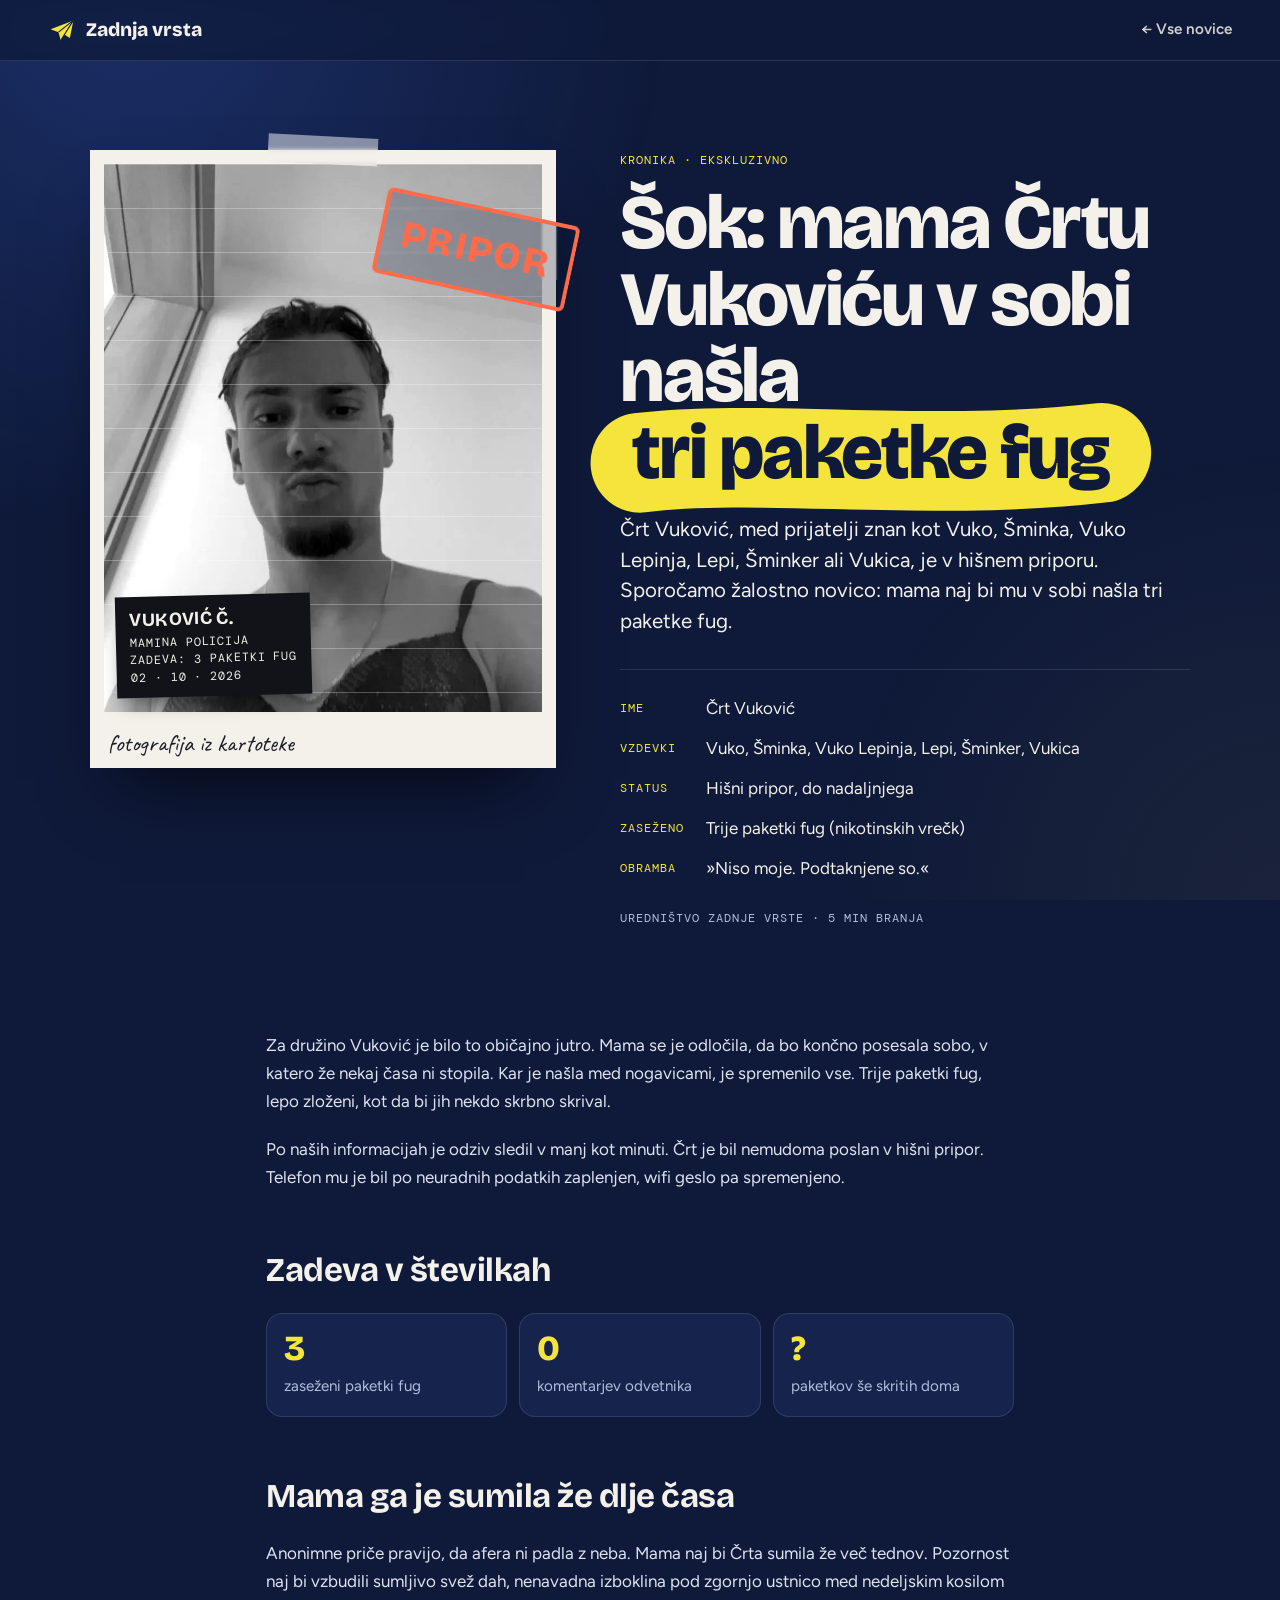
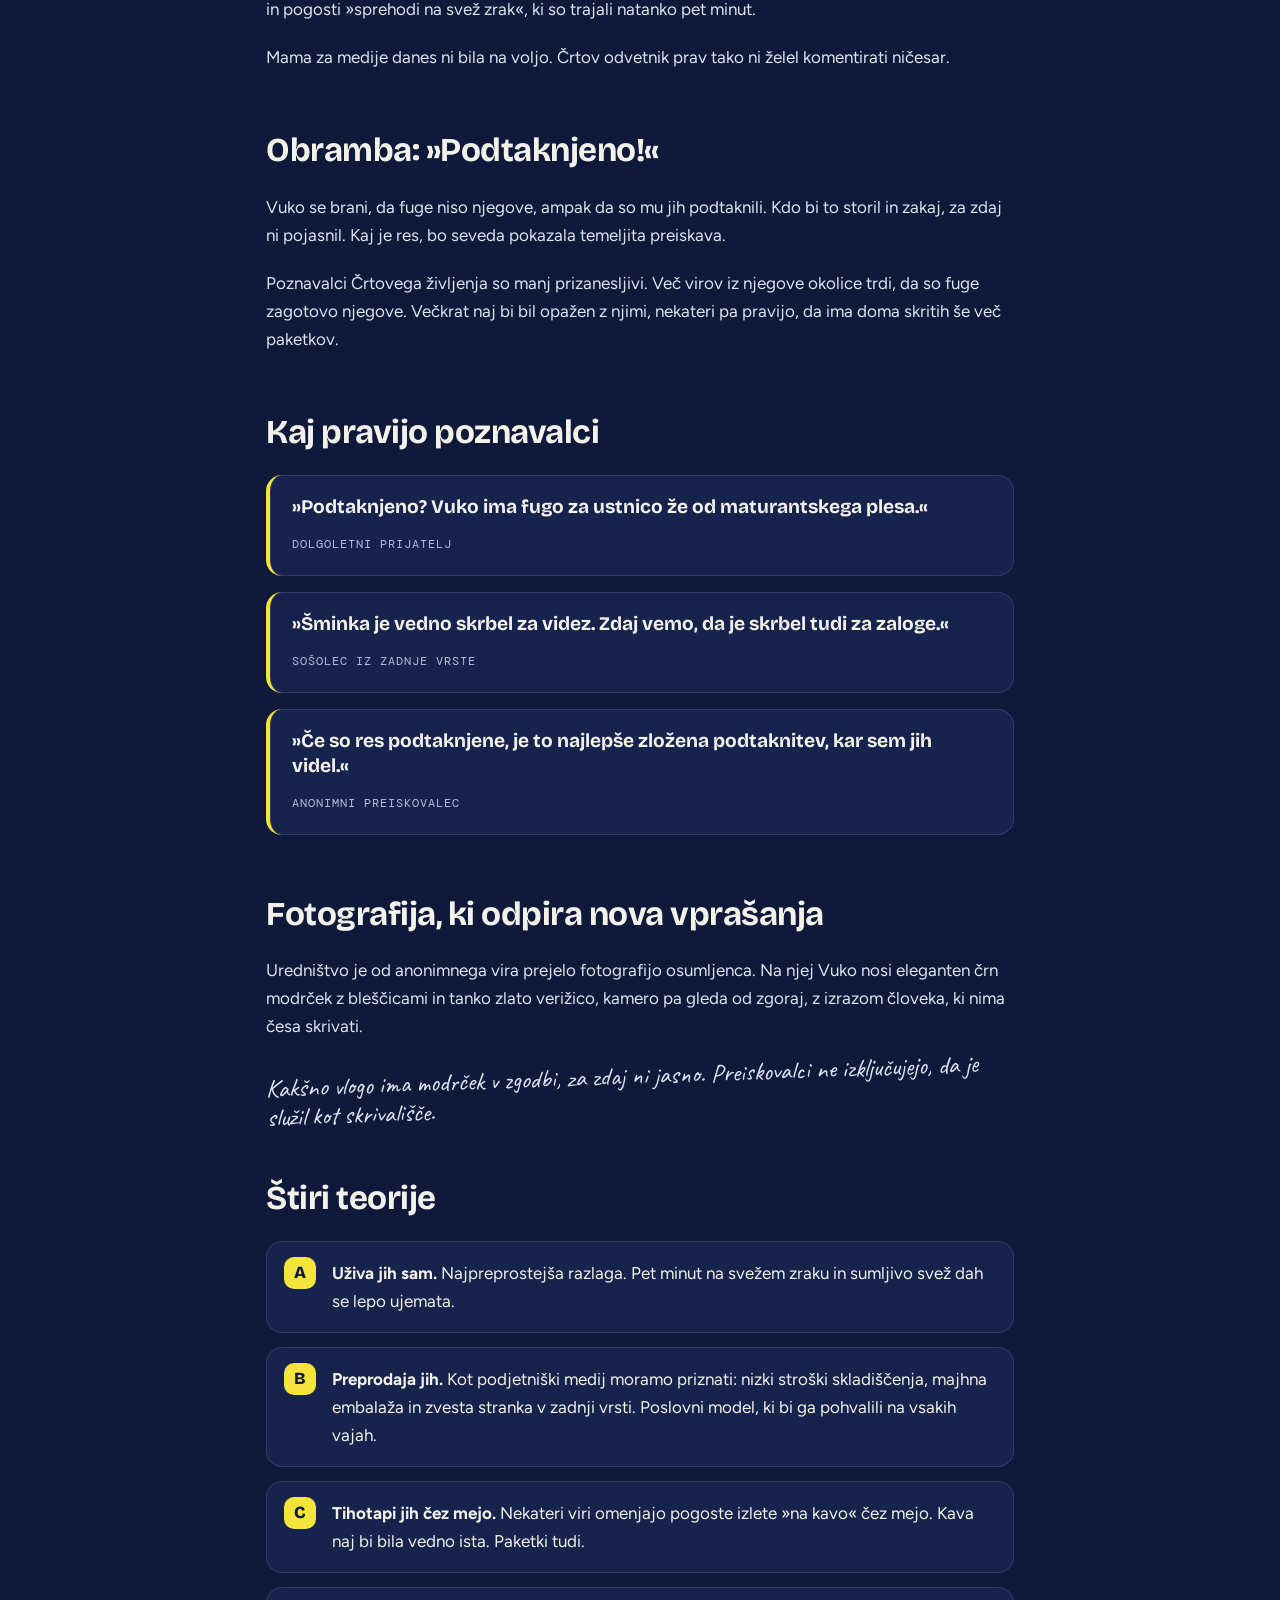
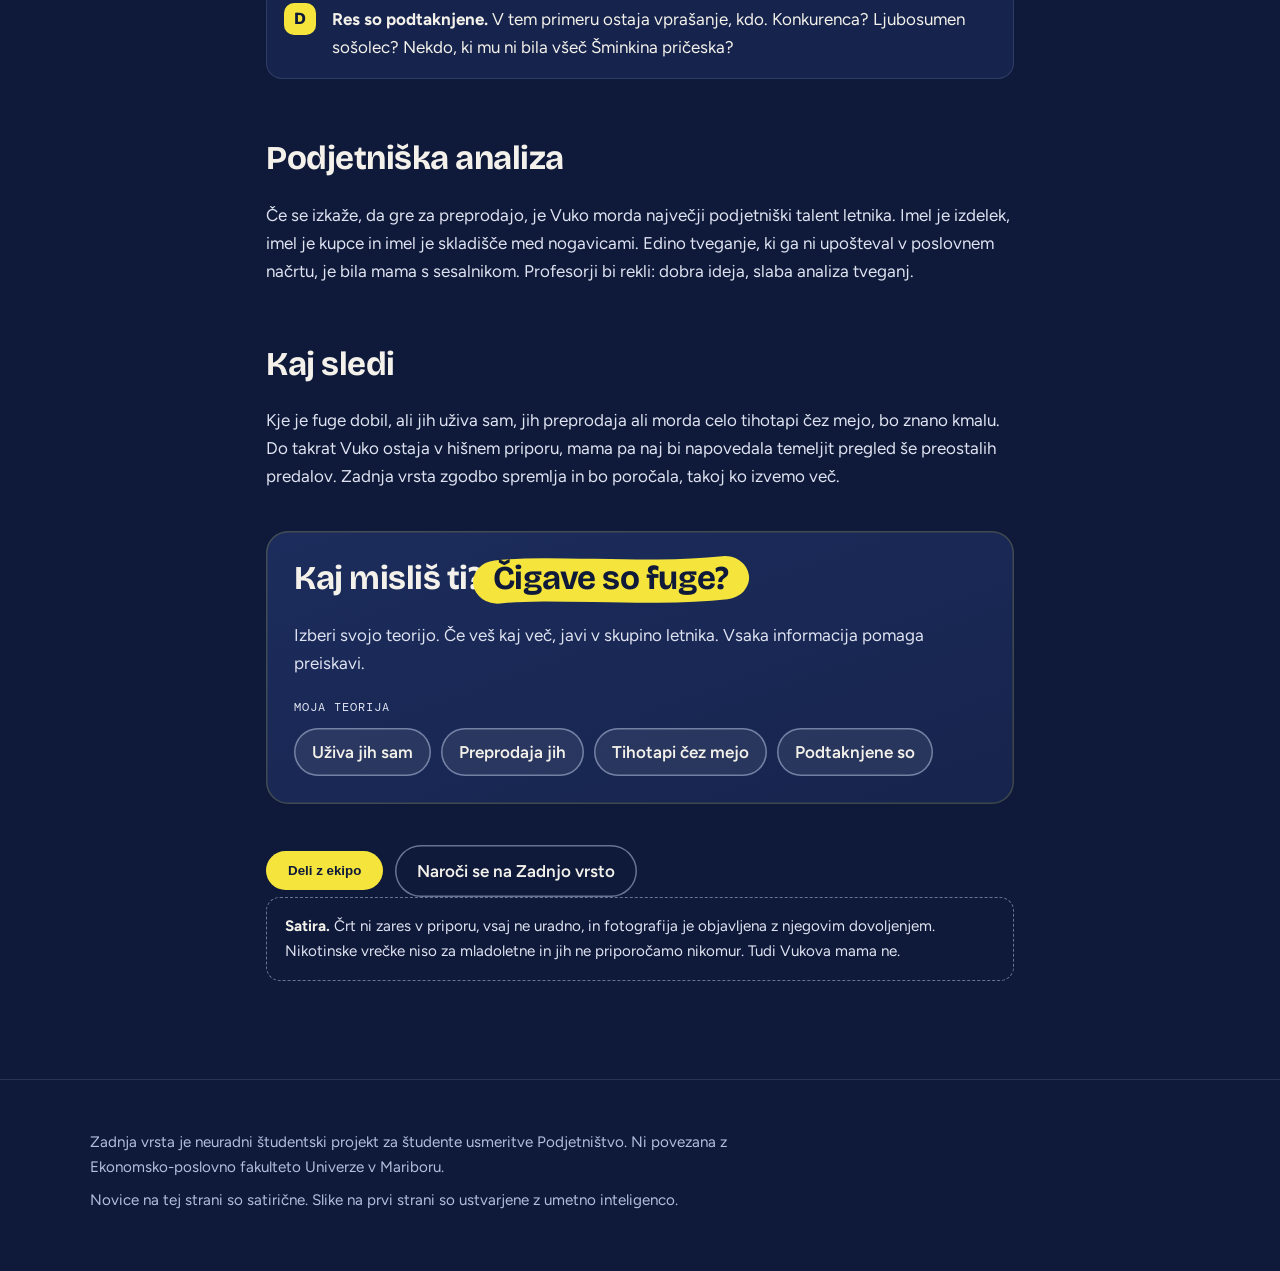
<file: novice/crt-vukovic-fuge.html>
<!doctype html>
<html lang="sl">
<head>
<meta charset="utf-8">
<meta name="viewport" content="width=device-width, initial-scale=1">
<title>Mama Črtu Vukoviću v sobi našla tri paketke fug · Zadnja vrsta</title>
<meta name="description" content="Črt Vuković, znan kot Vuko, Šminka ali Vukica, je v hišnem priporu. Mama naj bi mu v sobi našla tri paketke fug. Satirična kronika Zadnje vrste.">
<meta name="theme-color" content="#0f1a3a">
<meta property="og:type" content="article">
<meta property="og:title" content="Šok: mama Črtu Vukoviću v sobi našla tri paketke fug">
<meta property="og:description" content="Vuko je v hišnem priporu. Brani se, da so fuge podtaknjene. Poznavalci pravijo drugače.">
<meta property="og:url" content="https://nnejc.github.io/zadnja-vrsta/novice/crt-vukovic-fuge.html">
<meta property="og:image" content="https://nnejc.github.io/zadnja-vrsta/assets/kronika-vuko.jpg">
<link rel="icon" href="data:image/svg+xml,%3Csvg xmlns='http://www.w3.org/2000/svg' viewBox='0 0 64 64'%3E%3Crect width='64' height='64' rx='14' fill='%230f1a3a'/%3E%3Cpath d='M54 14 10 30l16 6 4 16 8-11 10 6z' fill='%23f4e43c'/%3E%3Cpath d='M26 36 54 14 30 52' fill='none' stroke='%230f1a3a' stroke-width='2' stroke-linejoin='round'/%3E%3C/svg%3E">
<link rel="preconnect" href="https://fonts.googleapis.com">
<link rel="preconnect" href="https://fonts.gstatic.com" crossorigin>
<link href="https://fonts.googleapis.com/css2?family=Bricolage+Grotesque:opsz,wght@12..96,700;12..96,800&family=Caveat:wght@600&family=DM+Mono:wght@400;500&family=Figtree:wght@400;600&display=swap" rel="stylesheet">
<link rel="stylesheet" href="../assets/clanek.css">
</head>
<body>
<a class="skip" href="#main">Preskoči na vsebino</a>
<div class="env" aria-hidden="true"></div>
<nav class="nav" aria-label="Navigacija">
  <a class="brand" href="../index.html">
    <svg viewBox="0 0 64 64" aria-hidden="true"><path d="M58 10 6 30l18 7 5 19 9-13 12 7z" fill="#f4e43c"/><path d="M24 37 58 10 29 56" fill="none" stroke="#0f1a3a" stroke-width="2.5" stroke-linejoin="round"/></svg>
    Zadnja vrsta
  </a>
  <a class="back" href="../index.html#novice">← Vse novice</a>
</nav>

<main id="main" tabindex="-1">
  <article>
    <div class="wrap">
      <header class="poster" id="poster">
        <figure class="photo mug rv" style="margin:0">
          <span class="stamp top" aria-hidden="true">Pripor</span>
          <img src="../assets/kronika-vuko.jpg" alt="Črno-bela fotografija Črta Vukovića v črnem modrčku z bleščicami in zlato verižico, posneta od spodaj." width="819" height="1456" style="object-position:50% 38%">
          <span class="lines" aria-hidden="true"></span>
          <div class="placard" aria-hidden="true"><b>Vuković Č.</b>Mamina policija<br>Zadeva: 3 paketki fug<br>02 · 10 · 2026</div>
          <figcaption>fotografija iz kartoteke</figcaption>
        </figure>
        <div class="rv">
          <p class="kick mono">Kronika · Ekskluzivno</p>
          <h1>Šok: mama Črtu Vukoviću v sobi našla <span class="hl">tri paketke fug<svg viewBox="0 0 100 20" preserveAspectRatio="none" aria-hidden="true"><path pathLength="1" d="M3 12 C 28 9, 62 14, 97 10"/></svg></span></h1>
          <p class="lede">Črt Vuković, med prijatelji znan kot Vuko, Šminka, Vuko Lepinja, Lepi, Šminker ali Vukica, je v hišnem priporu. Sporočamo žalostno novico: mama naj bi mu v sobi našla tri paketke fug.</p>
          <dl class="facts">
            <dt>Ime</dt><dd>Črt Vuković</dd>
            <dt>Vzdevki</dt><dd>Vuko, Šminka, Vuko Lepinja, Lepi, Šminker, Vukica</dd>
            <dt>Status</dt><dd>Hišni pripor, do nadaljnjega</dd>
            <dt>Zaseženo</dt><dd>Trije paketki fug (nikotinskih vrečk)</dd>
            <dt>Obramba</dt><dd>»Niso moje. Podtaknjene so.«</dd>
          </dl>
          <p class="meta mono">Uredništvo Zadnje vrste · 5 min branja</p>
        </div>
      </header>

      <div class="body">
        <p>Za družino Vuković je bilo to običajno jutro. Mama se je odločila, da bo končno posesala sobo, v katero že nekaj časa ni stopila. Kar je našla med nogavicami, je spremenilo vse. Trije paketki fug, lepo zloženi, kot da bi jih nekdo skrbno skrival.</p>
        <p>Po naših informacijah je odziv sledil v manj kot minuti. Črt je bil nemudoma poslan v hišni pripor. Telefon mu je bil po neuradnih podatkih zaplenjen, wifi geslo pa spremenjeno.</p>

        <h2>Zadeva v številkah</h2>
        <div class="case">
          <div><span class="num">3</span><span class="lbl">zaseženi paketki fug</span></div>
          <div><span class="num">0</span><span class="lbl">komentarjev odvetnika</span></div>
          <div><span class="num">?</span><span class="lbl">paketkov še skritih doma</span></div>
        </div>

        <h2>Mama ga je sumila že dlje časa</h2>
        <p>Anonimne priče pravijo, da afera ni padla z neba. Mama naj bi Črta sumila že več tednov. Pozornost naj bi vzbudili sumljivo svež dah, nenavadna izboklina pod zgornjo ustnico med nedeljskim kosilom in pogosti »sprehodi na svež zrak«, ki so trajali natanko pet minut.</p>
        <p>Mama za medije danes ni bila na voljo. Črtov odvetnik prav tako ni želel komentirati ničesar.</p>

        <h2>Obramba: »Podtaknjeno!«</h2>
        <p>Vuko se brani, da fuge niso njegove, ampak da so mu jih podtaknili. Kdo bi to storil in zakaj, za zdaj ni pojasnil. Kaj je res, bo seveda pokazala temeljita preiskava.</p>
        <p>Poznavalci Črtovega življenja so manj prizanesljivi. Več virov iz njegove okolice trdi, da so fuge zagotovo njegove. Večkrat naj bi bil opažen z njimi, nekateri pa pravijo, da ima doma skritih še več paketkov.</p>

        <h2>Kaj pravijo poznavalci</h2>
        <div class="quotes">
          <blockquote><p>»Podtaknjeno? Vuko ima fugo za ustnico že od maturantskega plesa.«</p><cite class="mono">Dolgoletni prijatelj</cite></blockquote>
          <blockquote><p>»Šminka je vedno skrbel za videz. Zdaj vemo, da je skrbel tudi za zaloge.«</p><cite class="mono">Sošolec iz zadnje vrste</cite></blockquote>
          <blockquote><p>»Če so res podtaknjene, je to najlepše zložena podtaknitev, kar sem jih videl.«</p><cite class="mono">Anonimni preiskovalec</cite></blockquote>
        </div>

        <h2>Fotografija, ki odpira nova vprašanja</h2>
        <p>Uredništvo je od anonimnega vira prejelo fotografijo osumljenca. Na njej Vuko nosi eleganten črn modrček z bleščicami in tanko zlato verižico, kamero pa gleda od zgoraj, z izrazom človeka, ki nima česa skrivati.</p>
        <p class="note">Kakšno vlogo ima modrček v zgodbi, za zdaj ni jasno. Preiskovalci ne izključujejo, da je služil kot skrivališče.</p>

        <h2>Štiri teorije</h2>
        <ul class="theories">
          <li><b>Uživa jih sam.</b> Najpreprostejša razlaga. Pet minut na svežem zraku in sumljivo svež dah se lepo ujemata.</li>
          <li><b>Preprodaja jih.</b> Kot podjetniški medij moramo priznati: nizki stroški skladiščenja, majhna embalaža in zvesta stranka v zadnji vrsti. Poslovni model, ki bi ga pohvalili na vsakih vajah.</li>
          <li><b>Tihotapi jih čez mejo.</b> Nekateri viri omenjajo pogoste izlete »na kavo« čez mejo. Kava naj bi bila vedno ista. Paketki tudi.</li>
          <li><b>Res so podtaknjene.</b> V tem primeru ostaja vprašanje, kdo. Konkurenca? Ljubosumen sošolec? Nekdo, ki mu ni bila všeč Šminkina pričeska?</li>
        </ul>

        <h2>Podjetniška analiza</h2>
        <p>Če se izkaže, da gre za preprodajo, je Vuko morda največji podjetniški talent letnika. Imel je izdelek, imel je kupce in imel je skladišče med nogavicami. Edino tveganje, ki ga ni upošteval v poslovnem načrtu, je bila mama s sesalnikom. Profesorji bi rekli: dobra ideja, slaba analiza tveganj.</p>

        <h2>Kaj sledi</h2>
        <p>Kje je fuge dobil, ali jih uživa sam, jih preprodaja ali morda celo tihotapi čez mejo, bo znano kmalu. Do takrat Vuko ostaja v hišnem priporu, mama pa naj bi napovedala temeljit pregled še preostalih predalov. Zadnja vrsta zgodbo spremlja in bo poročala, takoj ko izvemo več.</p>

        <section class="report" id="glasuj" aria-labelledby="glasuj-h">
          <h2 id="glasuj-h">Kaj misliš ti? <span class="hl">Čigave so fuge?<svg viewBox="0 0 100 20" preserveAspectRatio="none" aria-hidden="true"><path pathLength="1" d="M3 12 C 28 9, 62 14, 97 10"/></svg></span></h2>
          <p>Izberi svojo teorijo. Če veš kaj več, javi v skupino letnika. Vsaka informacija pomaga preiskavi.</p>
          <p class="mono pick-label">Moja teorija</p>
          <div class="chips" role="group" aria-label="Izberi teorijo">
            <button type="button" data-r="Klasika. Pet minut na svežem zraku ne laže.">Uživa jih sam</button>
            <button type="button" data-r="Podjetnik leta? Profesorji bodo navdušeni, mama manj.">Preprodaja jih</button>
            <button type="button" data-r="Kava čez mejo je postala zelo sumljiva. Carina, si tukaj?">Tihotapi čez mejo</button>
            <button type="button" data-r="Verjameš Vuku? Spoštujemo. Tudi njegova mama mu ne.">Podtaknjene so</button>
          </div>
          <p class="verdict" id="verdict" aria-live="polite"></p>
        </section>

        <div class="share">
          <button class="btn" type="button" id="share">Deli z ekipo</button>
          <a class="btn ghost" href="../index.html#narocnina">Naroči se na Zadnjo vrsto</a>
          <span class="copied" id="copied" aria-live="polite"></span>
        </div>

        <p class="satire"><b>Satira.</b> Črt ni zares v priporu, vsaj ne uradno, in fotografija je objavljena z njegovim dovoljenjem. Nikotinske vrečke niso za mladoletne in jih ne priporočamo nikomur. Tudi Vukova mama ne.</p>
      </div>
    </div>
  </article>
</main>

<footer>
  <div class="wrap">
    <p>Zadnja vrsta je neuradni študentski projekt za študente usmeritve Podjetništvo. Ni povezana z Ekonomsko-poslovno fakulteto Univerze v Mariboru.</p>
    <p>Novice na tej strani so satirične. Slike na prvi strani so ustvarjene z umetno inteligenco.</p>
  </div>
</footer>

<script>
(() => {
  const io = new IntersectionObserver(es => es.forEach(e => { if (e.isIntersecting) { e.target.classList.add('in'); io.unobserve(e.target); } }), { threshold: .12 });
  document.querySelectorAll('.poster, .rv, .report').forEach(el => io.observe(el));
  const verdict = document.getElementById('verdict');
  const chips = [...document.querySelectorAll('.chips button')];
  chips.forEach(b => b.setAttribute('aria-pressed', 'false'));
  chips.forEach(b => b.addEventListener('click', () => {
    chips.forEach(x => x.setAttribute('aria-pressed', String(x === b)));
    verdict.classList.remove('on'); void verdict.offsetWidth;
    verdict.textContent = b.dataset.r;
    verdict.classList.add('on');
  }));
  const btn = document.getElementById('share'), out = document.getElementById('copied');
  btn.addEventListener('click', async () => {
    const data = { title: 'Šok: mama Črtu Vukoviću v sobi našla tri paketke fug', text: 'Vuko je v hišnem priporu. Čigave so fuge?', url: location.href };
    try {
      if (navigator.share) { await navigator.share(data); return; }
      await navigator.clipboard.writeText(location.href);
      out.textContent = 'povezava kopirana!';
    } catch { out.textContent = ''; return; }
    out.classList.add('on'); setTimeout(() => out.classList.remove('on'), 2200);
  });
})();
</script>
</body>
</html>
</file>
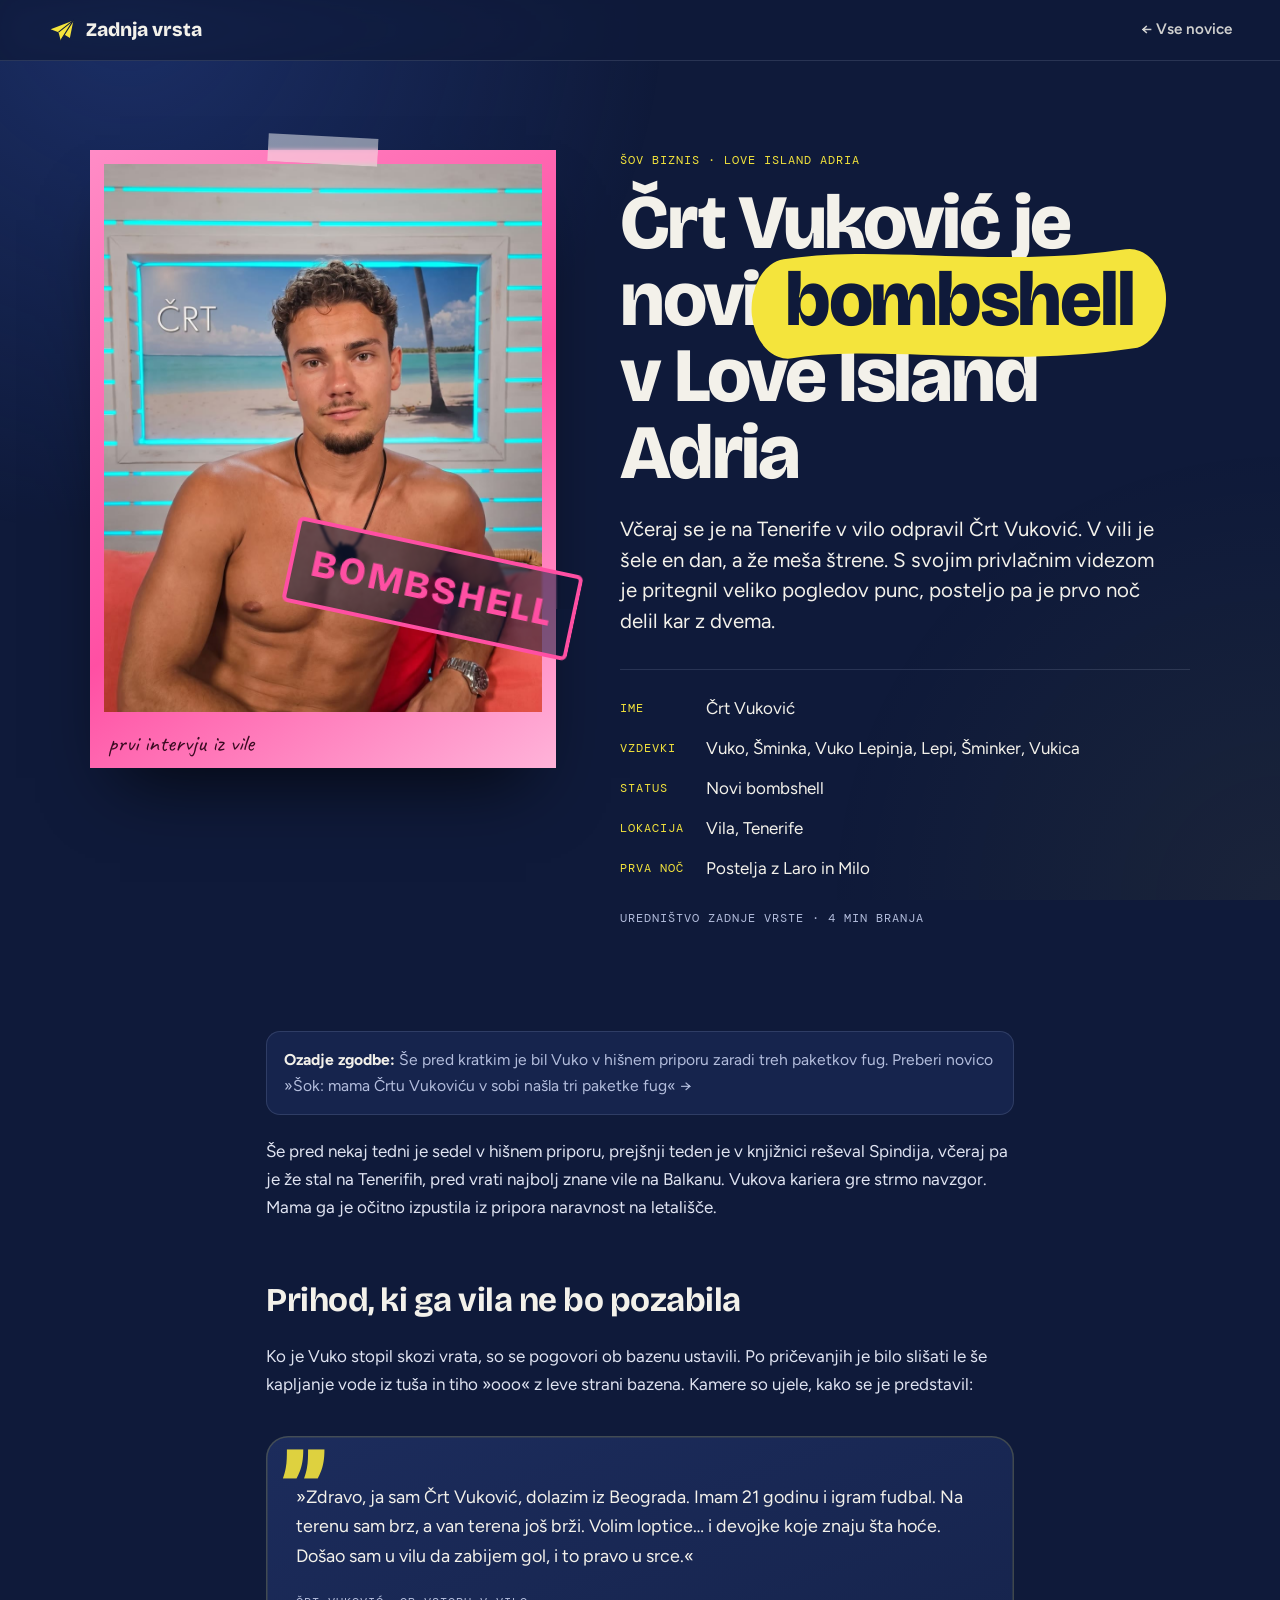
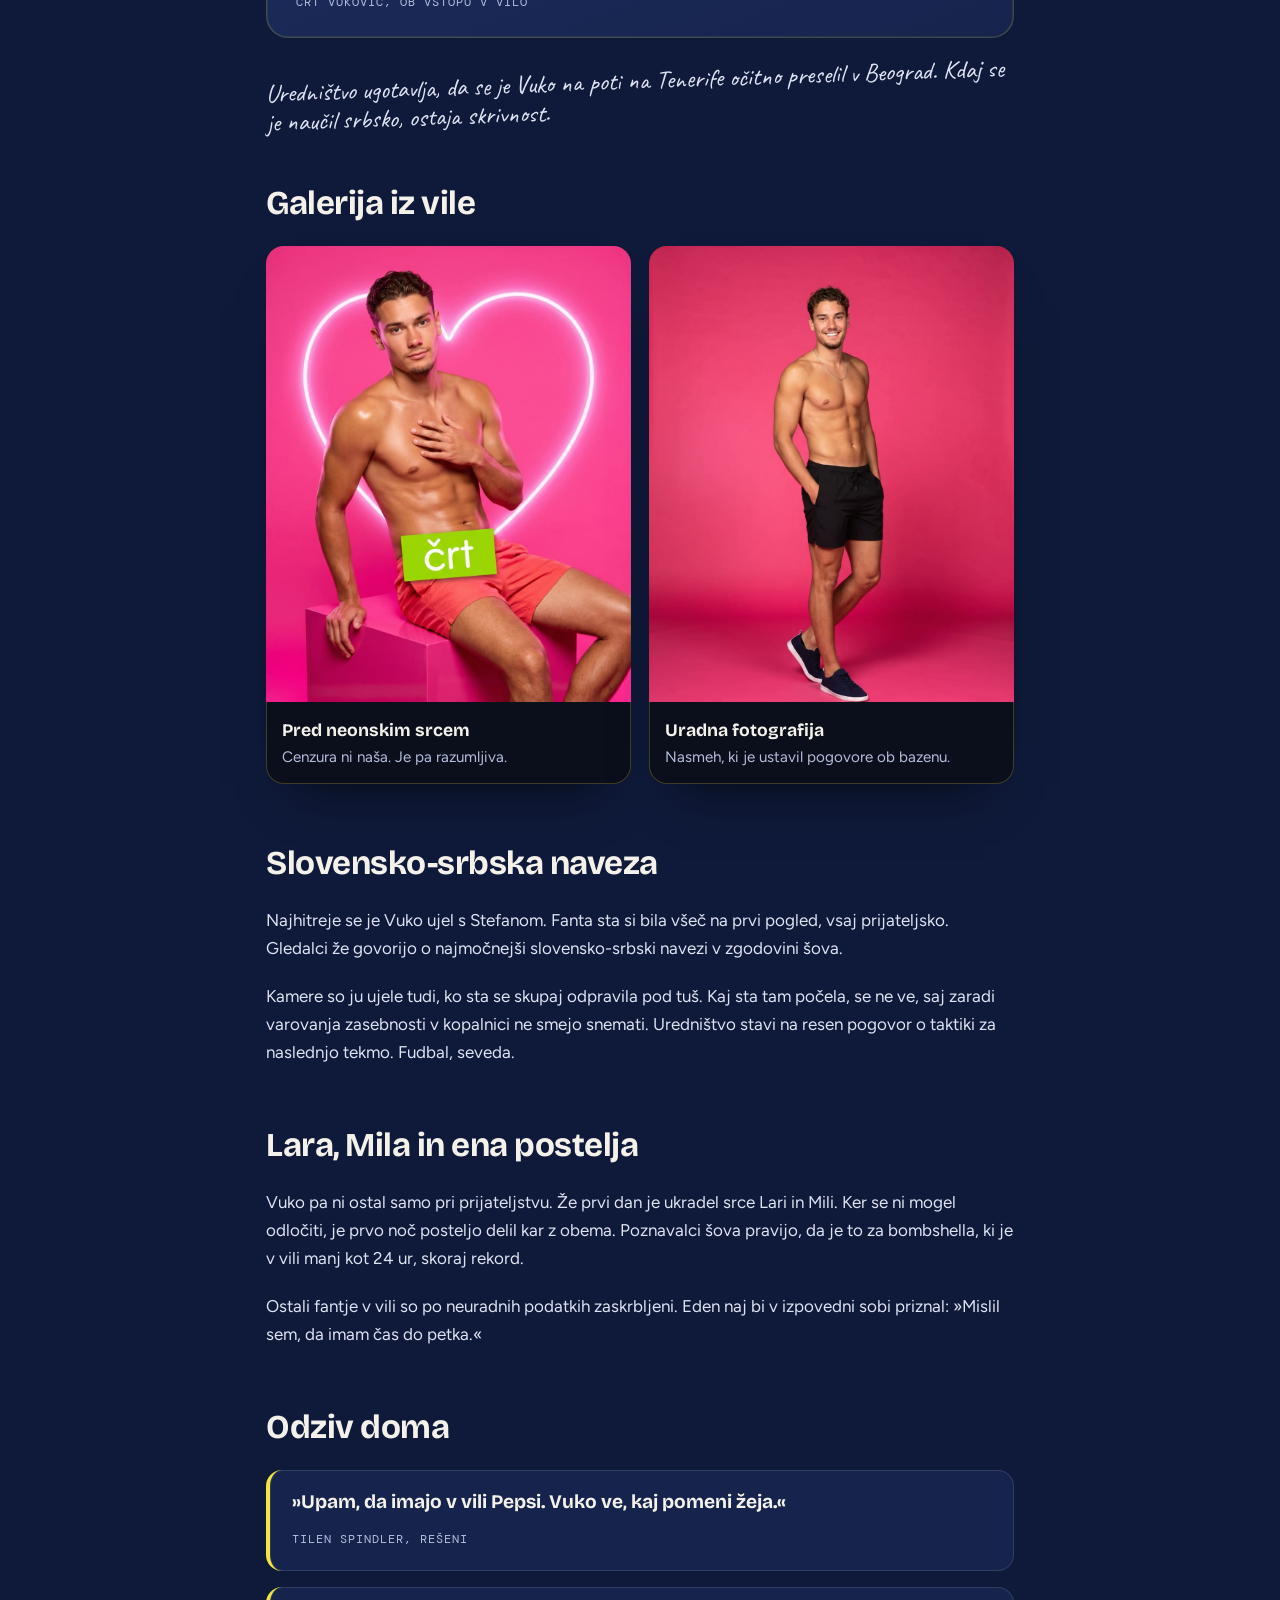
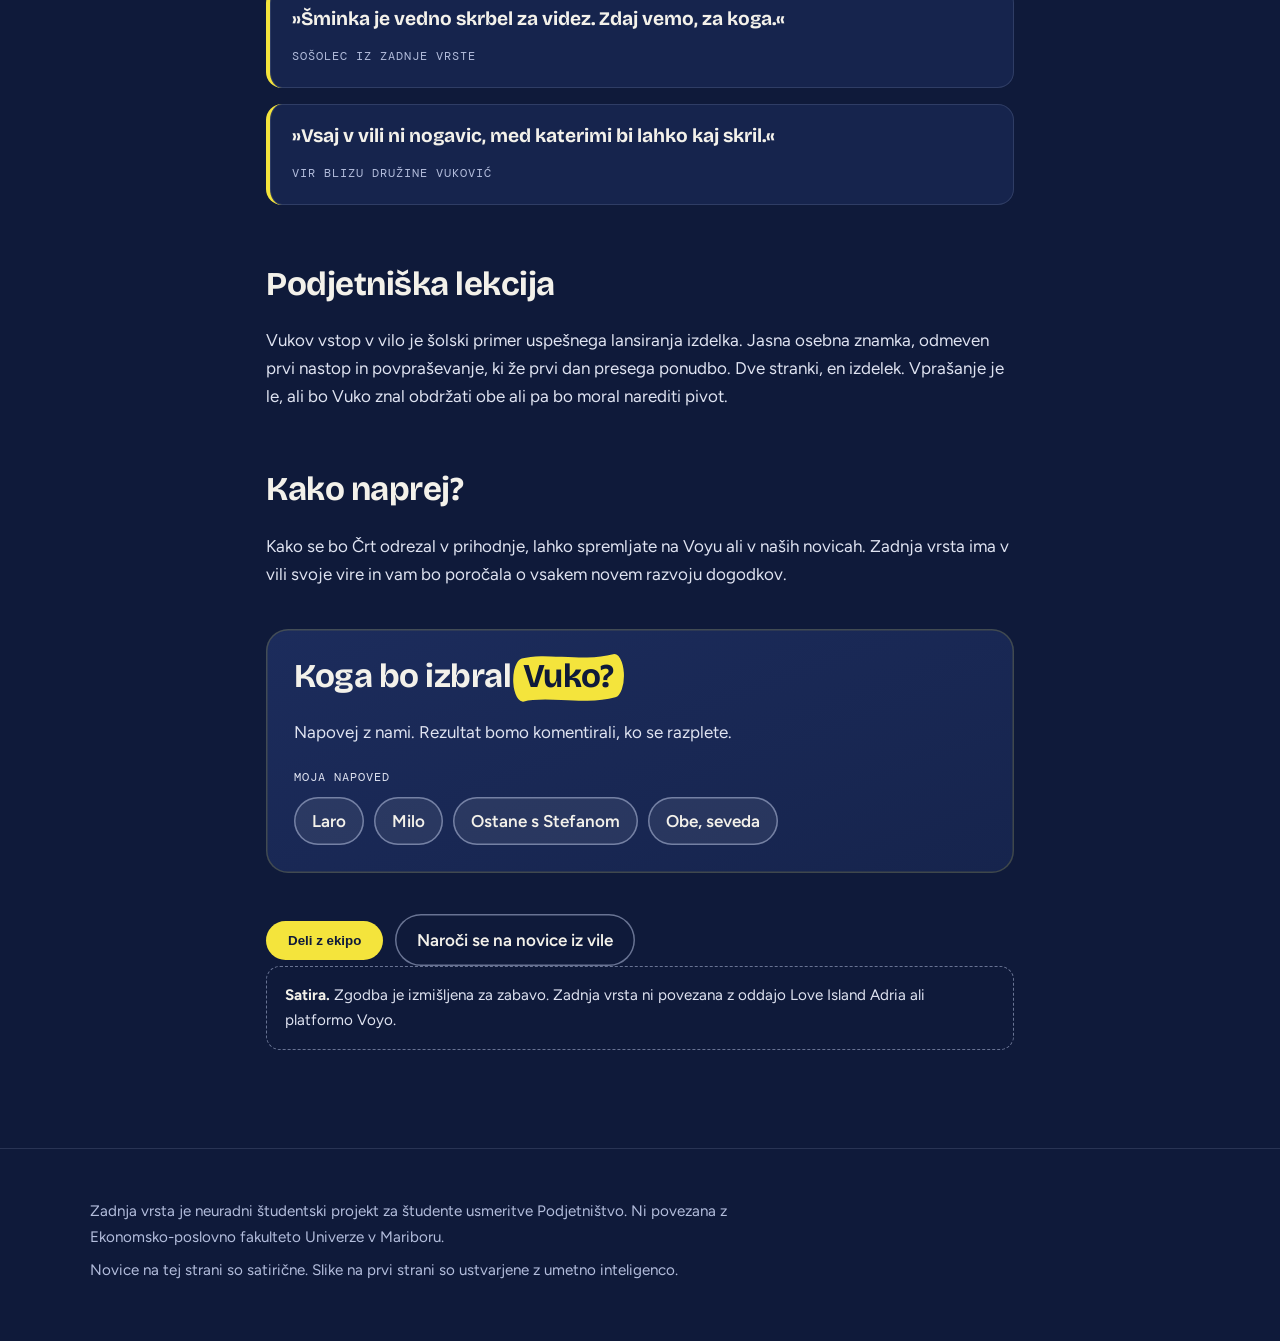
<file: novice/crt-vukovic-love-island.html>
<!doctype html>
<html lang="sl">
<head>
<meta charset="utf-8">
<meta name="viewport" content="width=device-width, initial-scale=1">
<title>Črt Vuković je novi bombshell v Love Island Adria · Zadnja vrsta</title>
<meta name="description" content="Črt Vuković je včeraj kot novi bombshell vstopil v vilo na Tenerifih. Že prvo noč je ukradel srce Lari in Mili, s Stefanom pa sta postala slovensko-srbska naveza.">
<meta name="theme-color" content="#0f1a3a">
<meta property="og:type" content="article">
<meta property="og:title" content="Črt Vuković je novi bombshell v Love Island Adria">
<meta property="og:description" content="Vuko je v vili šele en dan, a že meša štrene. Lara, Mila in Stefan vedo, o čem govorimo.">
<meta property="og:url" content="https://nnejc.github.io/zadnja-vrsta/novice/crt-vukovic-love-island.html">
<meta property="og:image" content="https://nnejc.github.io/zadnja-vrsta/assets/vila-crt-intervju.jpg">
<link rel="icon" href="data:image/svg+xml,%3Csvg xmlns='http://www.w3.org/2000/svg' viewBox='0 0 64 64'%3E%3Crect width='64' height='64' rx='14' fill='%230f1a3a'/%3E%3Cpath d='M54 14 10 30l16 6 4 16 8-11 10 6z' fill='%23f4e43c'/%3E%3Cpath d='M26 36 54 14 30 52' fill='none' stroke='%230f1a3a' stroke-width='2' stroke-linejoin='round'/%3E%3C/svg%3E">
<link rel="preconnect" href="https://fonts.googleapis.com">
<link rel="preconnect" href="https://fonts.gstatic.com" crossorigin>
<link href="https://fonts.googleapis.com/css2?family=Bricolage+Grotesque:opsz,wght@12..96,700;12..96,800&family=Caveat:wght@600&family=DM+Mono:wght@400;500&family=Figtree:wght@400;600&display=swap" rel="stylesheet">
<link rel="stylesheet" href="../assets/clanek.css">
</head>
<body>
<a class="skip" href="#main">Preskoči na vsebino</a>
<div class="env" aria-hidden="true"></div>
<nav class="nav" aria-label="Navigacija">
  <a class="brand" href="../index.html">
    <svg viewBox="0 0 64 64" aria-hidden="true"><path d="M58 10 6 30l18 7 5 19 9-13 12 7z" fill="#f4e43c"/><path d="M24 37 58 10 29 56" fill="none" stroke="#0f1a3a" stroke-width="2.5" stroke-linejoin="round"/></svg>
    Zadnja vrsta
  </a>
  <a class="back" href="../index.html#novice">← Vse novice</a>
</nav>

<main id="main" tabindex="-1">
  <article>
    <div class="wrap">
      <header class="poster" id="poster">
        <figure class="photo pink rv" style="margin:0">
          <span class="stamp pink" aria-hidden="true">Bombshell</span>
          <img src="../assets/vila-crt-intervju.jpg" alt="Črt Vuković v vili Love Island, sedi na rdečem kavču pred sliko plaže, z mikrofonom okoli vratu." width="1000" height="1340" style="object-position:50% 30%">
          <figcaption>prvi intervju iz vile</figcaption>
        </figure>
        <div class="rv">
          <p class="kick mono">Šov biznis · Love Island Adria</p>
          <h1>Črt Vuković je novi <span class="hl">bombshell<svg viewBox="0 0 100 20" preserveAspectRatio="none" aria-hidden="true"><path pathLength="1" d="M3 12 C 28 9, 62 14, 97 10"/></svg></span> v Love Island Adria</h1>
          <p class="lede">Včeraj se je na Tenerife v vilo odpravil Črt Vuković. V vili je šele en dan, a že meša štrene. S svojim privlačnim videzom je pritegnil veliko pogledov punc, posteljo pa je prvo noč delil kar z dvema.</p>
          <dl class="facts">
            <dt>Ime</dt><dd>Črt Vuković</dd>
            <dt>Vzdevki</dt><dd>Vuko, Šminka, Vuko Lepinja, Lepi, Šminker, Vukica</dd>
            <dt>Status</dt><dd>Novi bombshell</dd>
            <dt>Lokacija</dt><dd>Vila, Tenerife</dd>
            <dt>Prva noč</dt><dd>Postelja z Laro in Milo</dd>
          </dl>
          <p class="meta mono">Uredništvo Zadnje vrste · 4 min branja</p>
        </div>
      </header>

      <div class="body">
        <a class="callback" href="crt-vukovic-fuge.html"><b>Ozadje zgodbe:</b> Še pred kratkim je bil Vuko v hišnem priporu zaradi treh paketkov fug. Preberi novico »Šok: mama Črtu Vukoviću v sobi našla tri paketke fug« →</a>

        <p>Še pred nekaj tedni je sedel v hišnem priporu, prejšnji teden je v knjižnici reševal Spindija, včeraj pa je že stal na Tenerifih, pred vrati najbolj znane vile na Balkanu. Vukova kariera gre strmo navzgor. Mama ga je očitno izpustila iz pripora naravnost na letališče.</p>

        <h2>Prihod, ki ga vila ne bo pozabila</h2>
        <p>Ko je Vuko stopil skozi vrata, so se pogovori ob bazenu ustavili. Po pričevanjih je bilo slišati le še kapljanje vode iz tuša in tiho »ooo« z leve strani bazena. Kamere so ujele, kako se je predstavil:</p>
        <div class="speech">
          <p>»Zdravo, ja sam Črt Vuković, dolazim iz Beograda. Imam 21 godinu i igram fudbal. Na terenu sam brz, a van terena još brži. Volim loptice… i devojke koje znaju šta hoće. Došao sam u vilu da zabijem gol, i to pravo u srce.«</p>
          <cite class="mono">Črt Vuković, ob vstopu v vilo</cite>
        </div>
        <p class="note">Uredništvo ugotavlja, da se je Vuko na poti na Tenerife očitno preselil v Beograd. Kdaj se je naučil srbsko, ostaja skrivnost.</p>

        <h2>Galerija iz vile</h2>
        <div class="trophies duo">
          <figure>
            <img src="../assets/vila-crt-srce.jpg" alt="Črt Vuković sedi na roza kocki pred neonskim srcem, z roko na prsih, napis črt prekriva kopalke." width="1000" height="1340" loading="lazy">
            <figcaption><b>Pred neonskim srcem</b>Cenzura ni naša. Je pa razumljiva.</figcaption>
          </figure>
          <figure>
            <img src="../assets/vila-crt-postava.jpg" alt="Črt Vuković v črnih kopalkah se smeji pred roza ozadjem." width="1000" height="1339" loading="lazy">
            <figcaption><b>Uradna fotografija</b>Nasmeh, ki je ustavil pogovore ob bazenu.</figcaption>
          </figure>
        </div>

        <h2>Slovensko-srbska naveza</h2>
        <p>Najhitreje se je Vuko ujel s Stefanom. Fanta sta si bila všeč na prvi pogled, vsaj prijateljsko. Gledalci že govorijo o najmočnejši slovensko-srbski navezi v zgodovini šova.</p>
        <p>Kamere so ju ujele tudi, ko sta se skupaj odpravila pod tuš. Kaj sta tam počela, se ne ve, saj zaradi varovanja zasebnosti v kopalnici ne smejo snemati. Uredništvo stavi na resen pogovor o taktiki za naslednjo tekmo. Fudbal, seveda.</p>

        <h2>Lara, Mila in ena postelja</h2>
        <p>Vuko pa ni ostal samo pri prijateljstvu. Že prvi dan je ukradel srce Lari in Mili. Ker se ni mogel odločiti, je prvo noč posteljo delil kar z obema. Poznavalci šova pravijo, da je to za bombshella, ki je v vili manj kot 24 ur, skoraj rekord.</p>
        <p>Ostali fantje v vili so po neuradnih podatkih zaskrbljeni. Eden naj bi v izpovedni sobi priznal: »Mislil sem, da imam čas do petka.«</p>

        <h2>Odziv doma</h2>
        <div class="quotes">
          <blockquote><p>»Upam, da imajo v vili Pepsi. Vuko ve, kaj pomeni žeja.«</p><cite class="mono">Tilen Spindler, rešeni</cite></blockquote>
          <blockquote><p>»Šminka je vedno skrbel za videz. Zdaj vemo, za koga.«</p><cite class="mono">Sošolec iz zadnje vrste</cite></blockquote>
          <blockquote><p>»Vsaj v vili ni nogavic, med katerimi bi lahko kaj skril.«</p><cite class="mono">Vir blizu družine Vuković</cite></blockquote>
        </div>

        <h2>Podjetniška lekcija</h2>
        <p>Vukov vstop v vilo je šolski primer uspešnega lansiranja izdelka. Jasna osebna znamka, odmeven prvi nastop in povpraševanje, ki že prvi dan presega ponudbo. Dve stranki, en izdelek. Vprašanje je le, ali bo Vuko znal obdržati obe ali pa bo moral narediti pivot.</p>

        <h2>Kako naprej?</h2>
        <p>Kako se bo Črt odrezal v prihodnje, lahko spremljate na Voyu ali v naših novicah. Zadnja vrsta ima v vili svoje vire in vam bo poročala o vsakem novem razvoju dogodkov.</p>

        <section class="report" id="izbira" aria-labelledby="izbira-h">
          <h2 id="izbira-h">Koga bo izbral <span class="hl">Vuko?<svg viewBox="0 0 100 20" preserveAspectRatio="none" aria-hidden="true"><path pathLength="1" d="M3 12 C 28 9, 62 14, 97 10"/></svg></span></h2>
          <p>Napovej z nami. Rezultat bomo komentirali, ko se razplete.</p>
          <p class="mono pick-label">Moja napoved</p>
          <div class="chips" role="group" aria-label="Izberi napoved">
            <button type="button" data-r="Lara! Prvi vtis šteje. Vuko je človek prvih vtisov.">Laro</button>
            <button type="button" data-r="Mila! Tiha voda bregove dere. In srca tudi.">Milo</button>
            <button type="button" data-r="Bromance s Stefanom je močnejša od vsake romance. Slovensko-srbska naveza do konca.">Ostane s Stefanom</button>
            <button type="button" data-r="Obe? Vuko ni nikoli znal izbirati. Glej poglavje o fugah.">Obe, seveda</button>
          </div>
          <p class="verdict" id="verdict" aria-live="polite"></p>
        </section>

        <div class="share">
          <button class="btn" type="button" id="share">Deli z ekipo</button>
          <a class="btn ghost" href="../index.html#narocnina">Naroči se na novice iz vile</a>
          <span class="copied" id="copied" aria-live="polite"></span>
        </div>

        <p class="satire"><b>Satira.</b> Zgodba je izmišljena za zabavo. Zadnja vrsta ni povezana z oddajo Love Island Adria ali platformo Voyo.</p>
      </div>
    </div>
  </article>
</main>

<footer>
  <div class="wrap">
    <p>Zadnja vrsta je neuradni študentski projekt za študente usmeritve Podjetništvo. Ni povezana z Ekonomsko-poslovno fakulteto Univerze v Mariboru.</p>
    <p>Novice na tej strani so satirične. Slike na prvi strani so ustvarjene z umetno inteligenco.</p>
  </div>
</footer>

<script>
(() => {
  const io = new IntersectionObserver(es => es.forEach(e => { if (e.isIntersecting) { e.target.classList.add('in'); io.unobserve(e.target); } }), { threshold: .12 });
  document.querySelectorAll('.poster, .rv, .report').forEach(el => io.observe(el));
  const verdict = document.getElementById('verdict');
  const chips = [...document.querySelectorAll('.chips button')];
  chips.forEach(b => b.setAttribute('aria-pressed', 'false'));
  chips.forEach(b => b.addEventListener('click', () => {
    chips.forEach(x => x.setAttribute('aria-pressed', String(x === b)));
    verdict.classList.remove('on'); void verdict.offsetWidth;
    verdict.textContent = b.dataset.r;
    verdict.classList.add('on');
  }));
  const btn = document.getElementById('share'), out = document.getElementById('copied');
  btn.addEventListener('click', async () => {
    const data = { title: 'Črt Vuković je novi bombshell v Love Island Adria', text: 'Vuko je v vili en dan in že meša štrene.', url: location.href };
    try {
      if (navigator.share) { await navigator.share(data); return; }
      await navigator.clipboard.writeText(location.href);
      out.textContent = 'povezava kopirana!';
    } catch { out.textContent = ''; return; }
    out.classList.add('on'); setTimeout(() => out.classList.remove('on'), 2200);
  });
})();
</script>
</body>
</html>
</file>
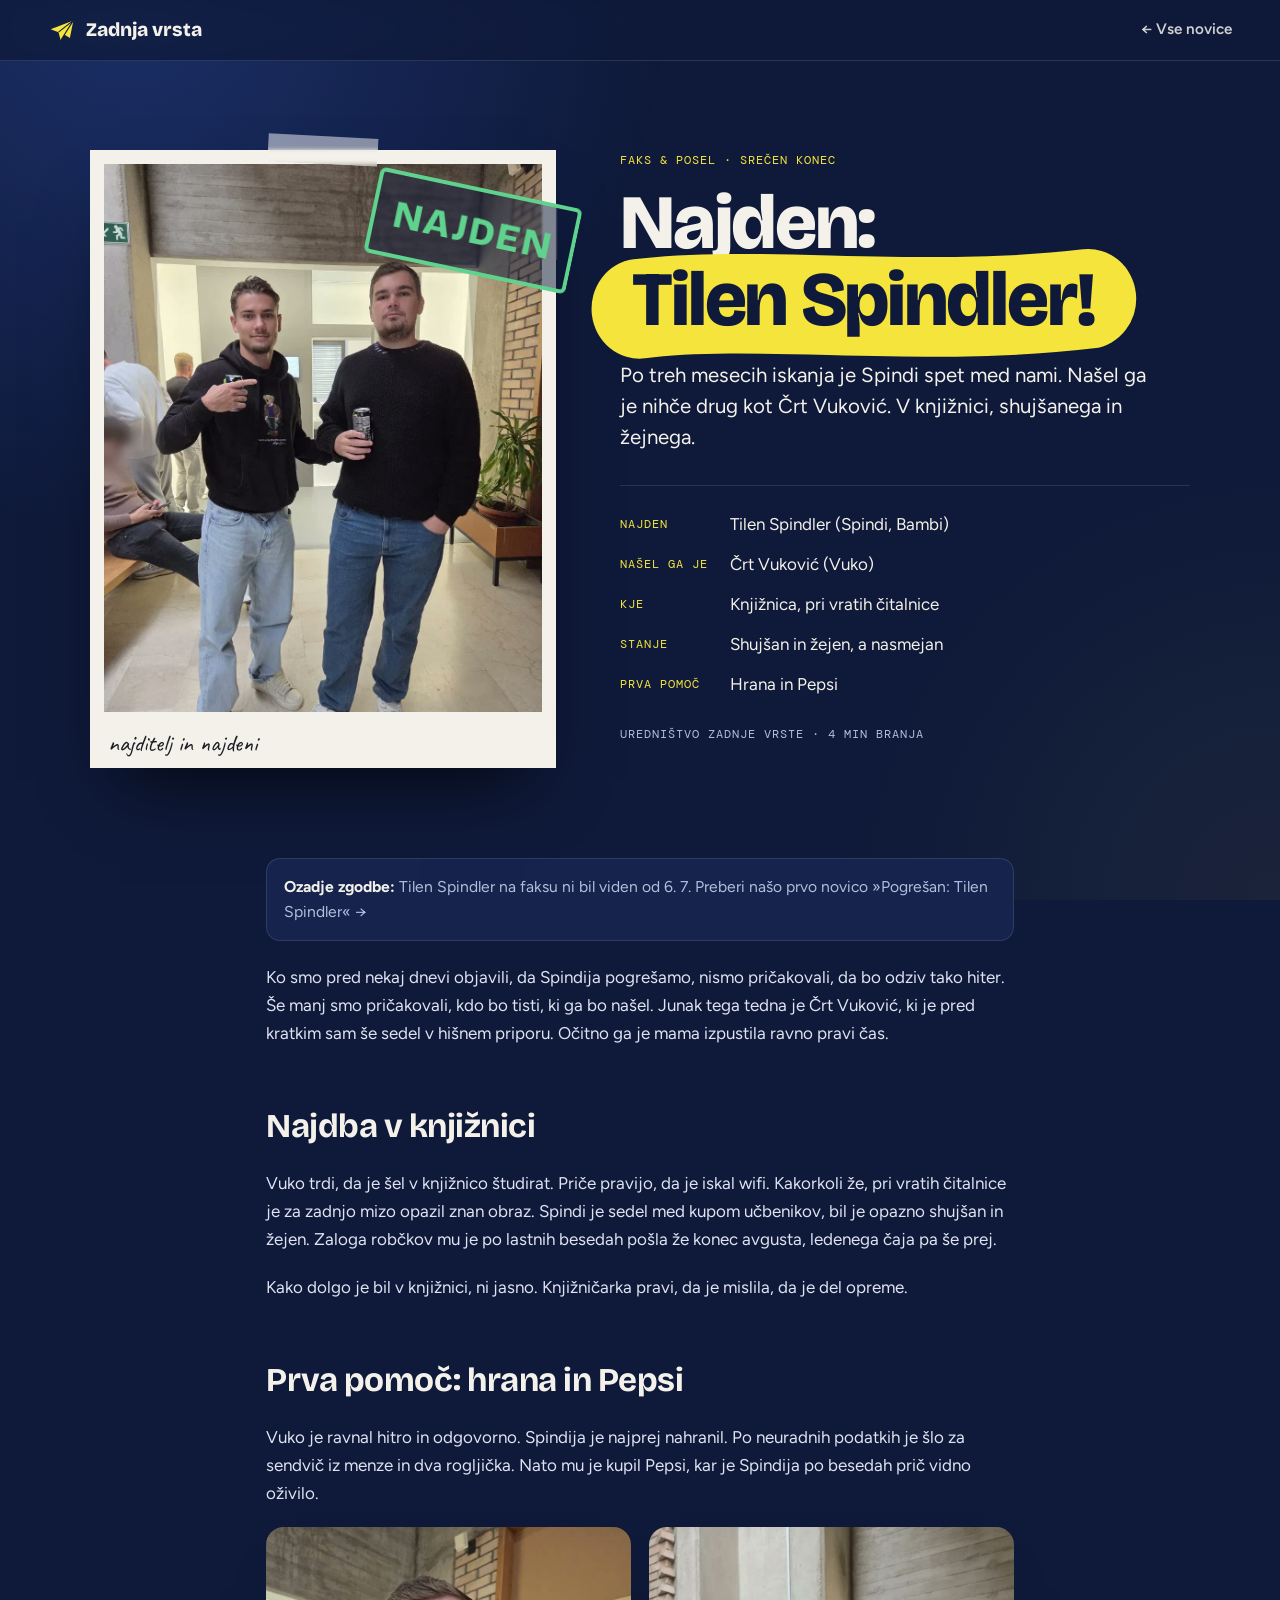
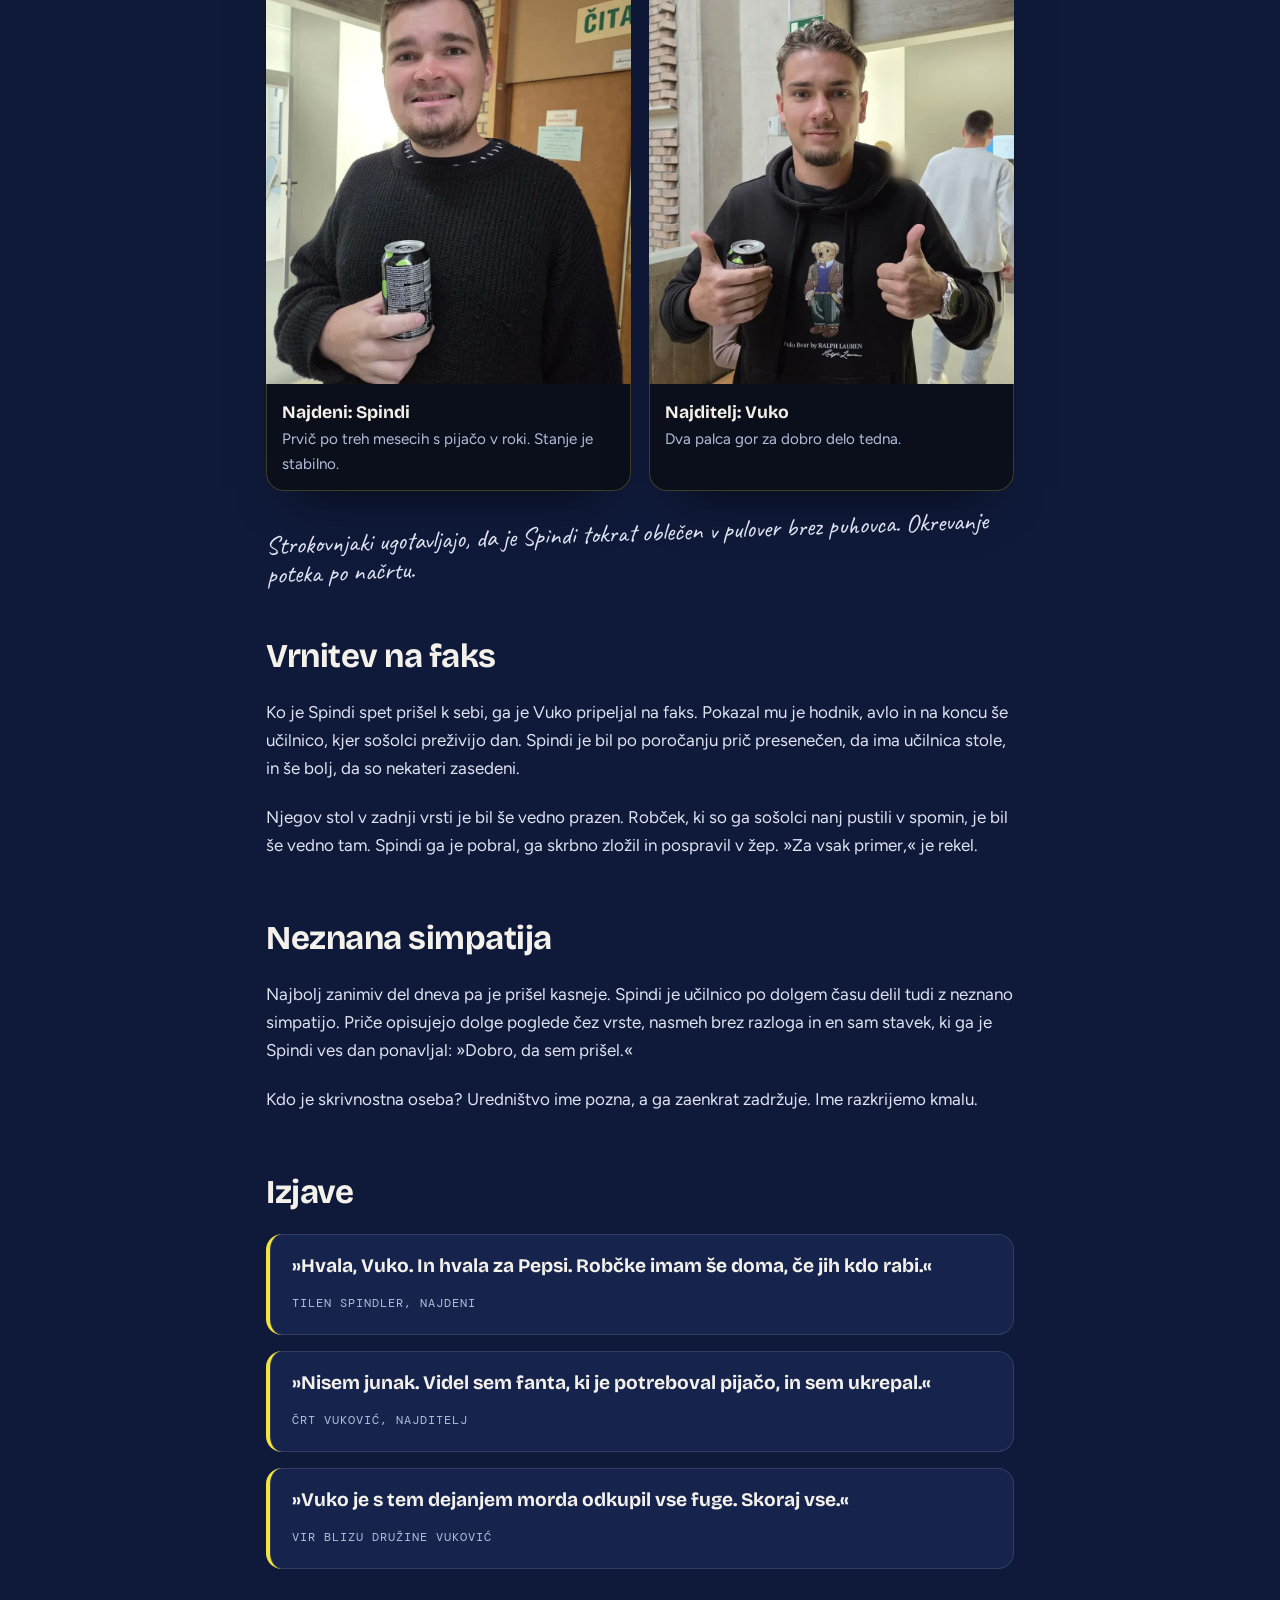
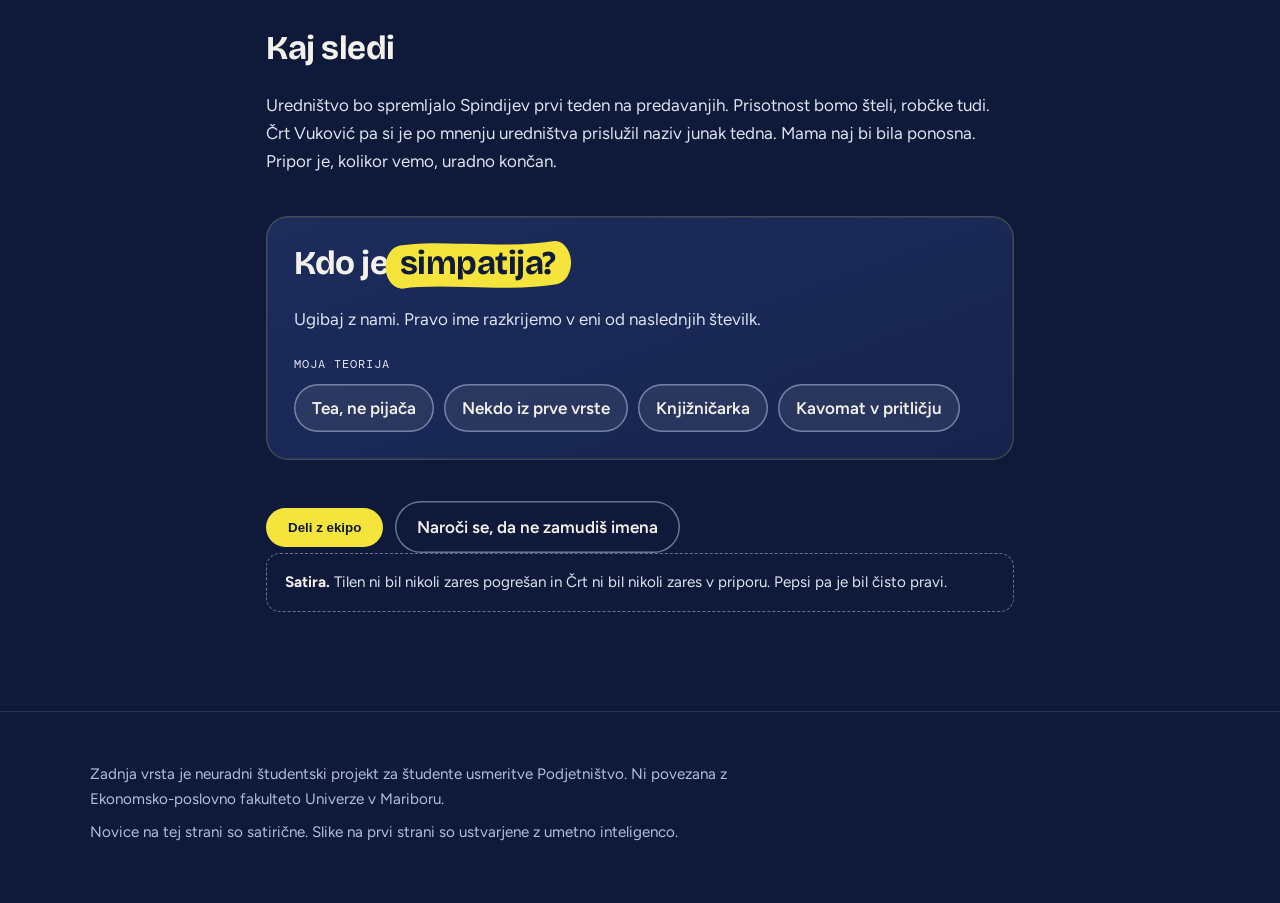
<file: novice/najden-tilen-spindler.html>
<!doctype html>
<html lang="sl">
<head>
<meta charset="utf-8">
<meta name="viewport" content="width=device-width, initial-scale=1">
<title>Najden: Tilen Spindler · Zadnja vrsta</title>
<meta name="description" content="Po treh mesecih je Tilena Spindlerja našel Črt Vuković. Shujšanega in žejnega v knjižnici. Nahranil ga je, mu kupil Pepsi in ga pripeljal nazaj na faks.">
<meta name="theme-color" content="#0f1a3a">
<meta property="og:type" content="article">
<meta property="og:title" content="Najden: Tilen Spindler!">
<meta property="og:description" content="Našel ga je Črt Vuković. V knjižnici, shujšanega in žejnega. Sledil je Pepsi.">
<meta property="og:url" content="https://nnejc.github.io/zadnja-vrsta/novice/najden-tilen-spindler.html">
<meta property="og:image" content="https://nnejc.github.io/zadnja-vrsta/assets/najden-oba.jpg">
<link rel="icon" href="data:image/svg+xml,%3Csvg xmlns='http://www.w3.org/2000/svg' viewBox='0 0 64 64'%3E%3Crect width='64' height='64' rx='14' fill='%230f1a3a'/%3E%3Cpath d='M54 14 10 30l16 6 4 16 8-11 10 6z' fill='%23f4e43c'/%3E%3Cpath d='M26 36 54 14 30 52' fill='none' stroke='%230f1a3a' stroke-width='2' stroke-linejoin='round'/%3E%3C/svg%3E">
<link rel="preconnect" href="https://fonts.googleapis.com">
<link rel="preconnect" href="https://fonts.gstatic.com" crossorigin>
<link href="https://fonts.googleapis.com/css2?family=Bricolage+Grotesque:opsz,wght@12..96,700;12..96,800&family=Caveat:wght@600&family=DM+Mono:wght@400;500&family=Figtree:wght@400;600&display=swap" rel="stylesheet">
<link rel="stylesheet" href="../assets/clanek.css">
</head>
<body>
<a class="skip" href="#main">Preskoči na vsebino</a>
<div class="env" aria-hidden="true"></div>
<nav class="nav" aria-label="Navigacija">
  <a class="brand" href="../index.html">
    <svg viewBox="0 0 64 64" aria-hidden="true"><path d="M58 10 6 30l18 7 5 19 9-13 12 7z" fill="#f4e43c"/><path d="M24 37 58 10 29 56" fill="none" stroke="#0f1a3a" stroke-width="2.5" stroke-linejoin="round"/></svg>
    Zadnja vrsta
  </a>
  <a class="back" href="../index.html#novice">← Vse novice</a>
</nav>

<main id="main" tabindex="-1">
  <article>
    <div class="wrap">
      <header class="poster" id="poster">
        <figure class="photo rv" style="margin:0">
          <span class="stamp found" aria-hidden="true">Najden</span>
          <img src="../assets/najden-oba.jpg" alt="Črt Vuković in Tilen Spindler stojita na hodniku faksa, oba s pločevinko v roki. Črt s prstom kaže na svojo pločevinko." width="952" height="1269" style="object-position:50% 35%">
          <figcaption>najditelj in najdeni</figcaption>
        </figure>
        <div class="rv">
          <p class="kick mono">Faks &amp; posel · Srečen konec</p>
          <h1>Najden: <span class="hl">Tilen Spindler!<svg viewBox="0 0 100 20" preserveAspectRatio="none" aria-hidden="true"><path pathLength="1" d="M3 12 C 28 9, 62 14, 97 10"/></svg></span></h1>
          <p class="lede">Po treh mesecih iskanja je Spindi spet med nami. Našel ga je nihče drug kot Črt Vuković. V knjižnici, shujšanega in žejnega.</p>
          <dl class="facts">
            <dt>Najden</dt><dd>Tilen Spindler (Spindi, Bambi)</dd>
            <dt>Našel ga je</dt><dd>Črt Vuković (Vuko)</dd>
            <dt>Kje</dt><dd>Knjižnica, pri vratih čitalnice</dd>
            <dt>Stanje</dt><dd>Shujšan in žejen, a nasmejan</dd>
            <dt>Prva pomoč</dt><dd>Hrana in Pepsi</dd>
          </dl>
          <p class="meta mono">Uredništvo Zadnje vrste · 4 min branja</p>
        </div>
      </header>

      <div class="body">
        <a class="callback" href="pogresan-tilen-spindler.html"><b>Ozadje zgodbe:</b> Tilen Spindler na faksu ni bil viden od 6. 7. Preberi našo prvo novico »Pogrešan: Tilen Spindler« →</a>

        <p>Ko smo pred nekaj dnevi objavili, da Spindija pogrešamo, nismo pričakovali, da bo odziv tako hiter. Še manj smo pričakovali, kdo bo tisti, ki ga bo našel. Junak tega tedna je Črt Vuković, ki je pred kratkim sam še sedel v hišnem priporu. Očitno ga je mama izpustila ravno pravi čas.</p>

        <h2>Najdba v knjižnici</h2>
        <p>Vuko trdi, da je šel v knjižnico študirat. Priče pravijo, da je iskal wifi. Kakorkoli že, pri vratih čitalnice je za zadnjo mizo opazil znan obraz. Spindi je sedel med kupom učbenikov, bil je opazno shujšan in žejen. Zaloga robčkov mu je po lastnih besedah pošla že konec avgusta, ledenega čaja pa še prej.</p>
        <p>Kako dolgo je bil v knjižnici, ni jasno. Knjižničarka pravi, da je mislila, da je del opreme.</p>

        <h2>Prva pomoč: hrana in Pepsi</h2>
        <p>Vuko je ravnal hitro in odgovorno. Spindija je najprej nahranil. Po neuradnih podatkih je šlo za sendvič iz menze in dva rogljička. Nato mu je kupil Pepsi, kar je Spindija po besedah prič vidno oživilo.</p>
        <div class="trophies duo">
          <figure>
            <img src="../assets/najden-tilen.jpg" alt="Tilen Spindler v črnem puloverju se smehlja in drži pločevinko pijače, za njim vrata čitalnice." width="952" height="1269" loading="lazy">
            <figcaption><b>Najdeni: Spindi</b>Prvič po treh mesecih s pijačo v roki. Stanje je stabilno.</figcaption>
          </figure>
          <figure>
            <img src="../assets/najden-crt.jpg" alt="Črt Vuković v črnem puloverju z medvedkom kaže dva palca gor, v roki drži pločevinko." width="952" height="1269" loading="lazy">
            <figcaption><b>Najditelj: Vuko</b>Dva palca gor za dobro delo tedna.</figcaption>
          </figure>
        </div>
        <p class="note">Strokovnjaki ugotavljajo, da je Spindi tokrat oblečen v pulover brez puhovca. Okrevanje poteka po načrtu.</p>

        <h2>Vrnitev na faks</h2>
        <p>Ko je Spindi spet prišel k sebi, ga je Vuko pripeljal na faks. Pokazal mu je hodnik, avlo in na koncu še učilnico, kjer sošolci preživijo dan. Spindi je bil po poročanju prič presenečen, da ima učilnica stole, in še bolj, da so nekateri zasedeni.</p>
        <p>Njegov stol v zadnji vrsti je bil še vedno prazen. Robček, ki so ga sošolci nanj pustili v spomin, je bil še vedno tam. Spindi ga je pobral, ga skrbno zložil in pospravil v žep. »Za vsak primer,« je rekel.</p>

        <h2>Neznana simpatija</h2>
        <p>Najbolj zanimiv del dneva pa je prišel kasneje. Spindi je učilnico po dolgem času delil tudi z neznano simpatijo. Priče opisujejo dolge poglede čez vrste, nasmeh brez razloga in en sam stavek, ki ga je Spindi ves dan ponavljal: »Dobro, da sem prišel.«</p>
        <p>Kdo je skrivnostna oseba? Uredništvo ime pozna, a ga zaenkrat zadržuje. Ime razkrijemo kmalu.</p>

        <h2>Izjave</h2>
        <div class="quotes">
          <blockquote><p>»Hvala, Vuko. In hvala za Pepsi. Robčke imam še doma, če jih kdo rabi.«</p><cite class="mono">Tilen Spindler, najdeni</cite></blockquote>
          <blockquote><p>»Nisem junak. Videl sem fanta, ki je potreboval pijačo, in sem ukrepal.«</p><cite class="mono">Črt Vuković, najditelj</cite></blockquote>
          <blockquote><p>»Vuko je s tem dejanjem morda odkupil vse fuge. Skoraj vse.«</p><cite class="mono">Vir blizu družine Vuković</cite></blockquote>
        </div>

        <h2>Kaj sledi</h2>
        <p>Uredništvo bo spremljalo Spindijev prvi teden na predavanjih. Prisotnost bomo šteli, robčke tudi. Črt Vuković pa si je po mnenju uredništva prislužil naziv junak tedna. Mama naj bi bila ponosna. Pripor je, kolikor vemo, uradno končan.</p>

        <section class="report" id="simpatija" aria-labelledby="simpatija-h">
          <h2 id="simpatija-h">Kdo je <span class="hl">simpatija?<svg viewBox="0 0 100 20" preserveAspectRatio="none" aria-hidden="true"><path pathLength="1" d="M3 12 C 28 9, 62 14, 97 10"/></svg></span></h2>
          <p>Ugibaj z nami. Pravo ime razkrijemo v eni od naslednjih številk.</p>
          <p class="mono pick-label">Moja teorija</p>
          <div class="chips" role="group" aria-label="Izberi teorijo o simpatiji">
            <button type="button" data-r="Teorija B iz prve novice se vrača. Tea je oseba, ne pijača?">Tea, ne pijača</button>
            <button type="button" data-r="Nekdo iz prve vrste? Ljubezen čez celo predavalnico. Romantično.">Nekdo iz prve vrste</button>
            <button type="button" data-r="Knjižničarka, ki je mislila, da je del opreme? Zanimiv preobrat.">Knjižničarka</button>
            <button type="button" data-r="Kavomat v pritličju. Spindi je pač zvest stalnim strankam.">Kavomat v pritličju</button>
          </div>
          <p class="verdict" id="verdict" aria-live="polite"></p>
        </section>

        <div class="share">
          <button class="btn" type="button" id="share">Deli z ekipo</button>
          <a class="btn ghost" href="../index.html#narocnina">Naroči se, da ne zamudiš imena</a>
          <span class="copied" id="copied" aria-live="polite"></span>
        </div>

        <p class="satire"><b>Satira.</b> Tilen ni bil nikoli zares pogrešan in Črt ni bil nikoli zares v priporu. Pepsi pa je bil čisto pravi.</p>
      </div>
    </div>
  </article>
</main>

<footer>
  <div class="wrap">
    <p>Zadnja vrsta je neuradni študentski projekt za študente usmeritve Podjetništvo. Ni povezana z Ekonomsko-poslovno fakulteto Univerze v Mariboru.</p>
    <p>Novice na tej strani so satirične. Slike na prvi strani so ustvarjene z umetno inteligenco.</p>
  </div>
</footer>

<script>
(() => {
  const io = new IntersectionObserver(es => es.forEach(e => { if (e.isIntersecting) { e.target.classList.add('in'); io.unobserve(e.target); } }), { threshold: .12 });
  document.querySelectorAll('.poster, .rv, .report').forEach(el => io.observe(el));
  const verdict = document.getElementById('verdict');
  const chips = [...document.querySelectorAll('.chips button')];
  chips.forEach(b => b.setAttribute('aria-pressed', 'false'));
  chips.forEach(b => b.addEventListener('click', () => {
    chips.forEach(x => x.setAttribute('aria-pressed', String(x === b)));
    verdict.classList.remove('on'); void verdict.offsetWidth;
    verdict.textContent = b.dataset.r;
    verdict.classList.add('on');
  }));
  const btn = document.getElementById('share'), out = document.getElementById('copied');
  btn.addEventListener('click', async () => {
    const data = { title: 'Najden: Tilen Spindler!', text: 'Našel ga je Vuko. V knjižnici. Sledil je Pepsi.', url: location.href };
    try {
      if (navigator.share) { await navigator.share(data); return; }
      await navigator.clipboard.writeText(location.href);
      out.textContent = 'povezava kopirana!';
    } catch { out.textContent = ''; return; }
    out.classList.add('on'); setTimeout(() => out.classList.remove('on'), 2200);
  });
})();
</script>
</body>
</html>
</file>
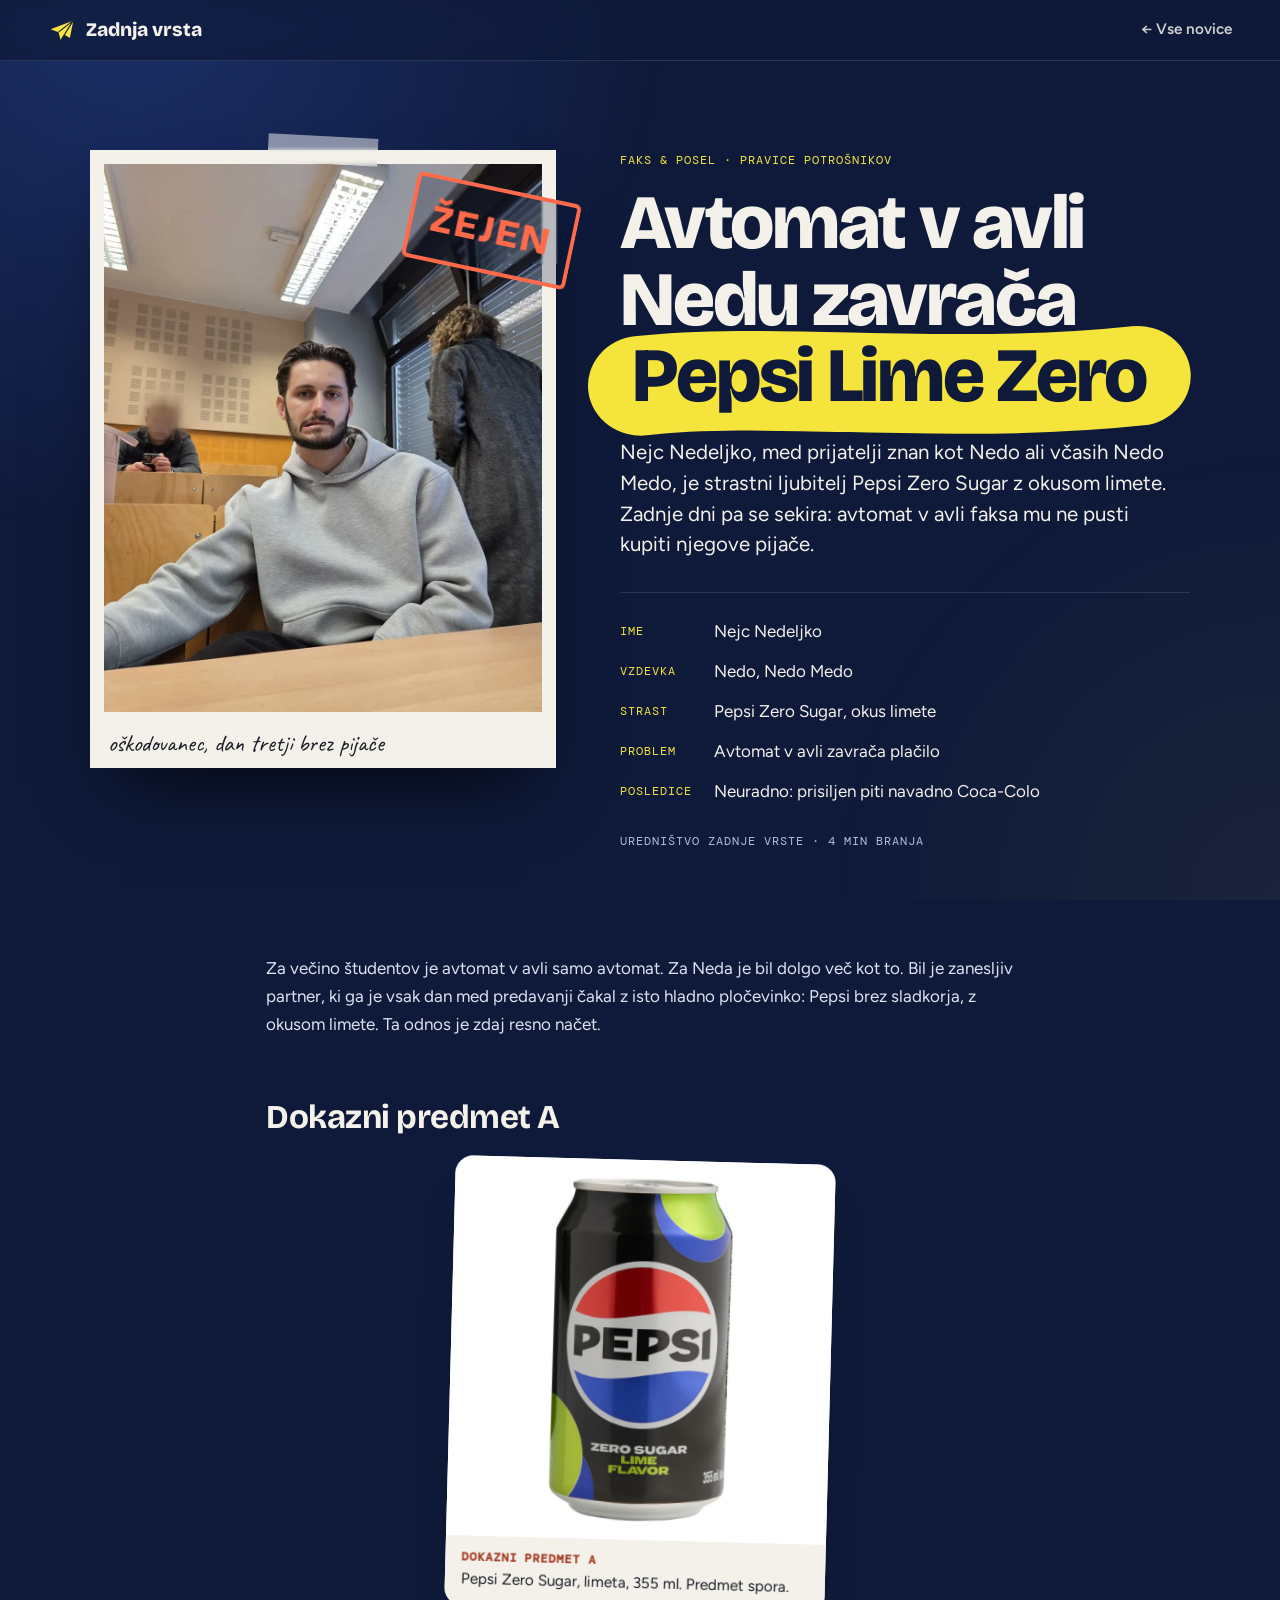
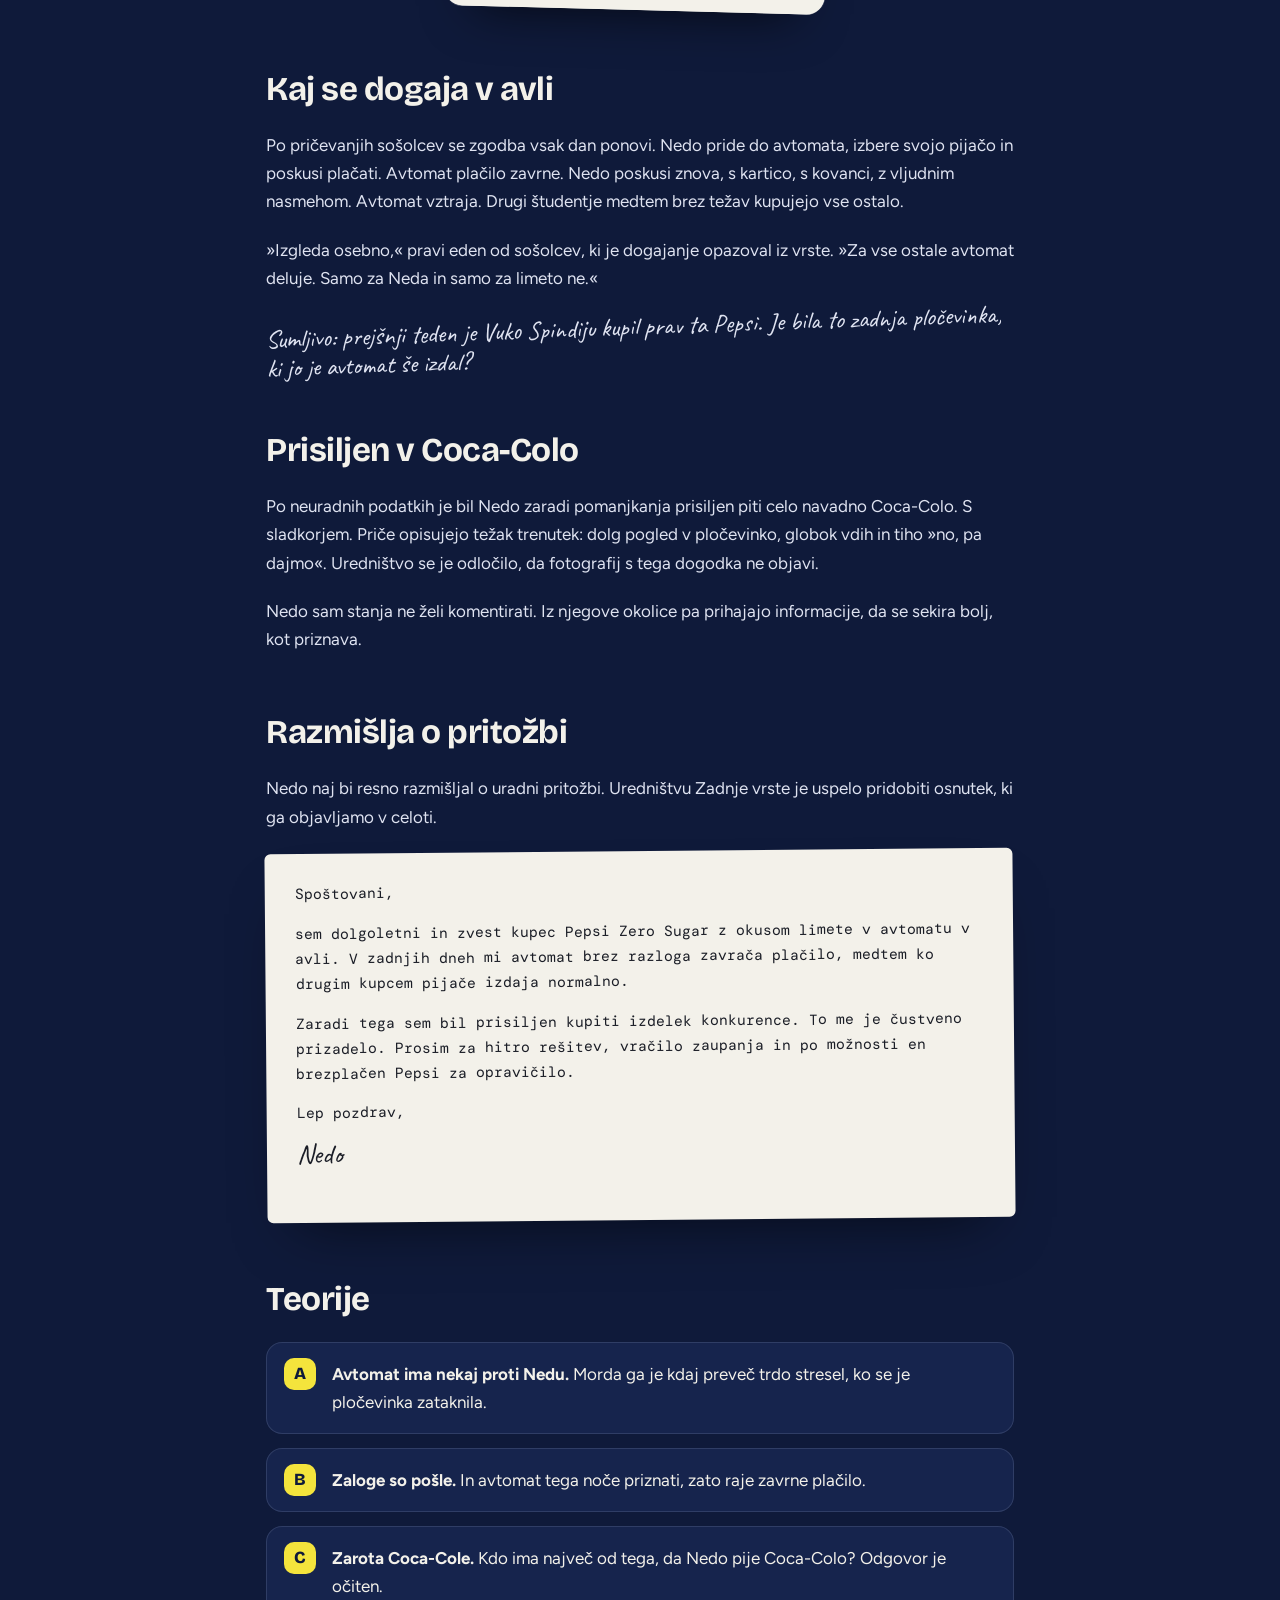
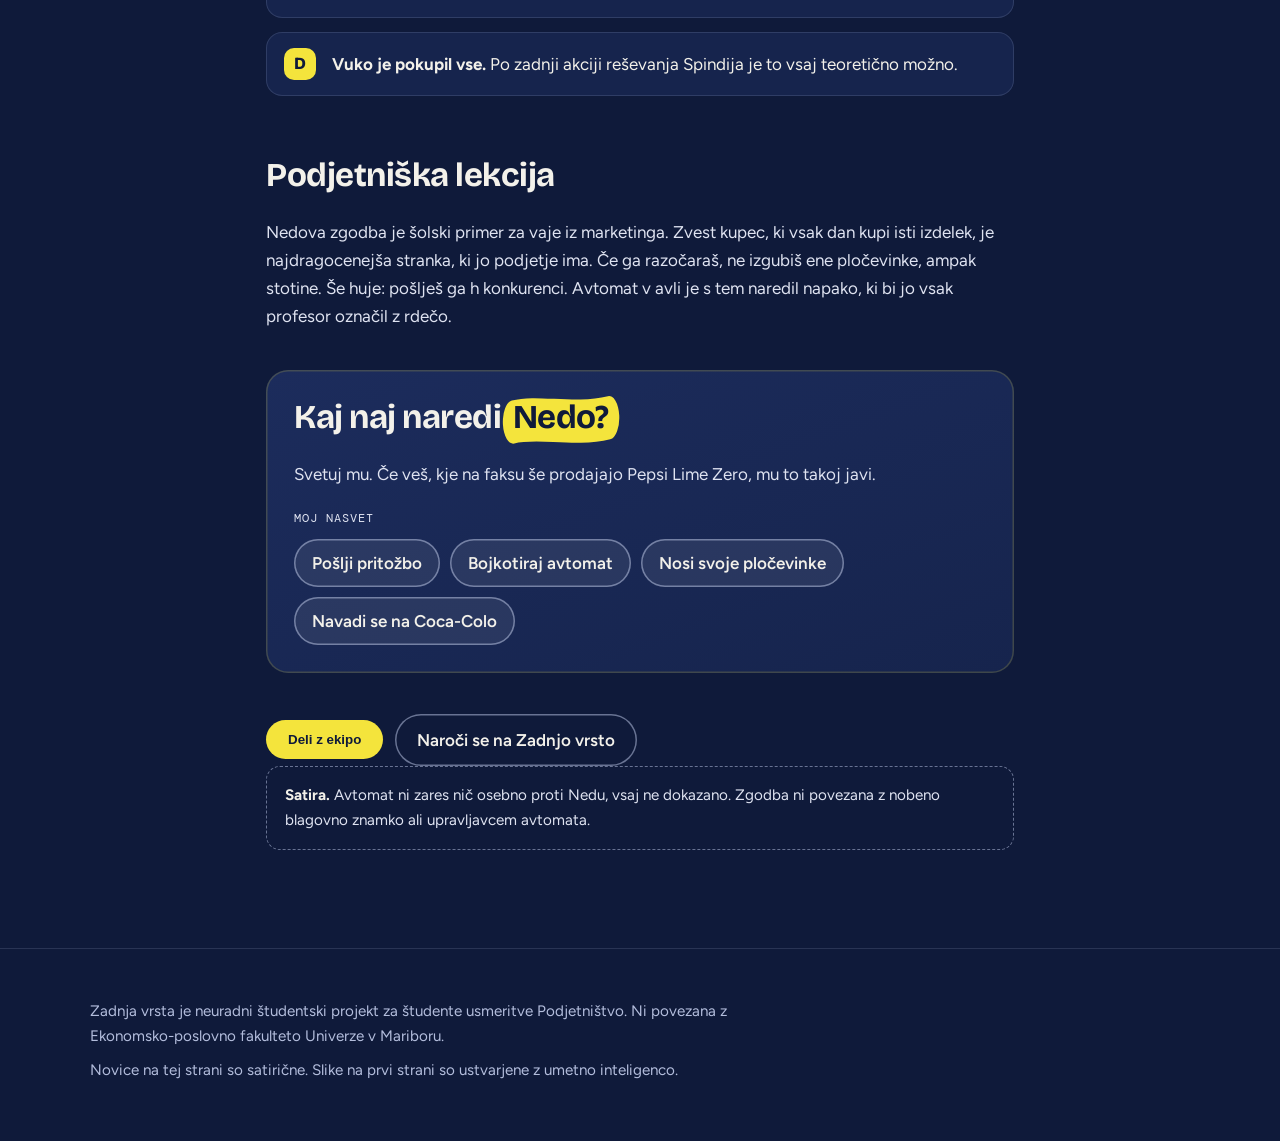
<file: novice/nejc-nedeljko-pepsi-lime.html>
<!doctype html>
<html lang="sl">
<head>
<meta charset="utf-8">
<meta name="viewport" content="width=device-width, initial-scale=1">
<title>Avtomat Nejcu Nedeljku zavrača Pepsi Lime Zero · Zadnja vrsta</title>
<meta name="description" content="Nejc Nedeljko, znan kot Nedo ali Nedo Medo, strastni ljubitelj Pepsi Zero Sugar Lime, ne more več kupiti svoje pijače v avtomatu v avli faksa. Razmišlja o pritožbi.">
<meta name="theme-color" content="#0f1a3a">
<meta property="og:type" content="article">
<meta property="og:title" content="Avtomat v avli Nedu zavrača Pepsi Lime Zero">
<meta property="og:description" content="Strastni ljubitelj limetine Pepsi ostaja brez pijače. Po neuradnih podatkih je bil prisiljen piti navadno Coca-Colo.">
<meta property="og:url" content="https://nnejc.github.io/zadnja-vrsta/novice/nejc-nedeljko-pepsi-lime.html">
<meta property="og:image" content="https://nnejc.github.io/zadnja-vrsta/assets/pepsi-nejc.jpg">
<link rel="icon" href="data:image/svg+xml,%3Csvg xmlns='http://www.w3.org/2000/svg' viewBox='0 0 64 64'%3E%3Crect width='64' height='64' rx='14' fill='%230f1a3a'/%3E%3Cpath d='M54 14 10 30l16 6 4 16 8-11 10 6z' fill='%23f4e43c'/%3E%3Cpath d='M26 36 54 14 30 52' fill='none' stroke='%230f1a3a' stroke-width='2' stroke-linejoin='round'/%3E%3C/svg%3E">
<link rel="preconnect" href="https://fonts.googleapis.com">
<link rel="preconnect" href="https://fonts.gstatic.com" crossorigin>
<link href="https://fonts.googleapis.com/css2?family=Bricolage+Grotesque:opsz,wght@12..96,700;12..96,800&family=Caveat:wght@600&family=DM+Mono:wght@400;500&family=Figtree:wght@400;600&display=swap" rel="stylesheet">
<link rel="stylesheet" href="../assets/clanek.css">
</head>
<body>
<a class="skip" href="#main">Preskoči na vsebino</a>
<div class="env" aria-hidden="true"></div>
<nav class="nav" aria-label="Navigacija">
  <a class="brand" href="../index.html">
    <svg viewBox="0 0 64 64" aria-hidden="true"><path d="M58 10 6 30l18 7 5 19 9-13 12 7z" fill="#f4e43c"/><path d="M24 37 58 10 29 56" fill="none" stroke="#0f1a3a" stroke-width="2.5" stroke-linejoin="round"/></svg>
    Zadnja vrsta
  </a>
  <a class="back" href="../index.html#novice">← Vse novice</a>
</nav>

<main id="main" tabindex="-1">
  <article>
    <div class="wrap">
      <header class="poster" id="poster">
        <figure class="photo rv" style="margin:0">
          <span class="stamp" aria-hidden="true" style="bottom:auto;top:6%">Žejen</span>
          <img src="../assets/pepsi-nejc.jpg" alt="Nejc Nedeljko v sivem puloverju s kapuco sedi v predavalnici in resno gleda v kamero." width="952" height="1269" style="object-position:50% 40%">
          <figcaption>oškodovanec, dan tretji brez pijače</figcaption>
        </figure>
        <div class="rv">
          <p class="kick mono">Faks &amp; posel · Pravice potrošnikov</p>
          <h1>Avtomat v avli Nedu zavrača <span class="hl">Pepsi Lime Zero<svg viewBox="0 0 100 20" preserveAspectRatio="none" aria-hidden="true"><path pathLength="1" d="M3 12 C 28 9, 62 14, 97 10"/></svg></span></h1>
          <p class="lede">Nejc Nedeljko, med prijatelji znan kot Nedo ali včasih Nedo Medo, je strastni ljubitelj Pepsi Zero Sugar z okusom limete. Zadnje dni pa se sekira: avtomat v avli faksa mu ne pusti kupiti njegove pijače.</p>
          <dl class="facts">
            <dt>Ime</dt><dd>Nejc Nedeljko</dd>
            <dt>Vzdevka</dt><dd>Nedo, Nedo Medo</dd>
            <dt>Strast</dt><dd>Pepsi Zero Sugar, okus limete</dd>
            <dt>Problem</dt><dd>Avtomat v avli zavrača plačilo</dd>
            <dt>Posledice</dt><dd>Neuradno: prisiljen piti navadno Coca-Colo</dd>
          </dl>
          <p class="meta mono">Uredništvo Zadnje vrste · 4 min branja</p>
        </div>
      </header>

      <div class="body">
        <p>Za večino študentov je avtomat v avli samo avtomat. Za Neda je bil dolgo več kot to. Bil je zanesljiv partner, ki ga je vsak dan med predavanji čakal z isto hladno pločevinko: Pepsi brez sladkorja, z okusom limete. Ta odnos je zdaj resno načet.</p>

        <h2>Dokazni predmet A</h2>
        <figure class="exhibit">
          <img src="../assets/pepsi-lime-zero.jpg" alt="Pločevinka Pepsi Zero Sugar z okusom limete." width="900" height="900" loading="lazy">
          <figcaption><b>Dokazni predmet A</b>Pepsi Zero Sugar, limeta, 355 ml. Predmet spora.</figcaption>
        </figure>

        <h2>Kaj se dogaja v avli</h2>
        <p>Po pričevanjih sošolcev se zgodba vsak dan ponovi. Nedo pride do avtomata, izbere svojo pijačo in poskusi plačati. Avtomat plačilo zavrne. Nedo poskusi znova, s kartico, s kovanci, z vljudnim nasmehom. Avtomat vztraja. Drugi študentje medtem brez težav kupujejo vse ostalo.</p>
        <p>»Izgleda osebno,« pravi eden od sošolcev, ki je dogajanje opazoval iz vrste. »Za vse ostale avtomat deluje. Samo za Neda in samo za limeto ne.«</p>
        <p class="note">Sumljivo: prejšnji teden je Vuko Spindiju kupil prav ta Pepsi. Je bila to zadnja pločevinka, ki jo je avtomat še izdal?</p>

        <h2>Prisiljen v Coca-Colo</h2>
        <p>Po neuradnih podatkih je bil Nedo zaradi pomanjkanja prisiljen piti celo navadno Coca-Colo. S sladkorjem. Priče opisujejo težak trenutek: dolg pogled v pločevinko, globok vdih in tiho »no, pa dajmo«. Uredništvo se je odločilo, da fotografij s tega dogodka ne objavi.</p>
        <p>Nedo sam stanja ne želi komentirati. Iz njegove okolice pa prihajajo informacije, da se sekira bolj, kot priznava.</p>

        <h2>Razmišlja o pritožbi</h2>
        <p>Nedo naj bi resno razmišljal o uradni pritožbi. Uredništvu Zadnje vrste je uspelo pridobiti osnutek, ki ga objavljamo v celoti.</p>
        <div class="letter">
          <p>Spoštovani,</p>
          <p>sem dolgoletni in zvest kupec Pepsi Zero Sugar z okusom limete v avtomatu v avli. V zadnjih dneh mi avtomat brez razloga zavrača plačilo, medtem ko drugim kupcem pijače izdaja normalno.</p>
          <p>Zaradi tega sem bil prisiljen kupiti izdelek konkurence. To me je čustveno prizadelo. Prosim za hitro rešitev, vračilo zaupanja in po možnosti en brezplačen Pepsi za opravičilo.</p>
          <p>Lep pozdrav,</p>
          <p class="sig">Nedo</p>
        </div>

        <h2>Teorije</h2>
        <ul class="theories">
          <li><b>Avtomat ima nekaj proti Nedu.</b> Morda ga je kdaj preveč trdo stresel, ko se je pločevinka zataknila.</li>
          <li><b>Zaloge so pošle.</b> In avtomat tega noče priznati, zato raje zavrne plačilo.</li>
          <li><b>Zarota Coca-Cole.</b> Kdo ima največ od tega, da Nedo pije Coca-Colo? Odgovor je očiten.</li>
          <li><b>Vuko je pokupil vse.</b> Po zadnji akciji reševanja Spindija je to vsaj teoretično možno.</li>
        </ul>

        <h2>Podjetniška lekcija</h2>
        <p>Nedova zgodba je šolski primer za vaje iz marketinga. Zvest kupec, ki vsak dan kupi isti izdelek, je najdragocenejša stranka, ki jo podjetje ima. Če ga razočaraš, ne izgubiš ene pločevinke, ampak stotine. Še huje: pošlješ ga h konkurenci. Avtomat v avli je s tem naredil napako, ki bi jo vsak profesor označil z rdečo.</p>

        <section class="report" id="kaj-naj" aria-labelledby="kaj-naj-h">
          <h2 id="kaj-naj-h">Kaj naj naredi <span class="hl">Nedo?<svg viewBox="0 0 100 20" preserveAspectRatio="none" aria-hidden="true"><path pathLength="1" d="M3 12 C 28 9, 62 14, 97 10"/></svg></span></h2>
          <p>Svetuj mu. Če veš, kje na faksu še prodajajo Pepsi Lime Zero, mu to takoj javi.</p>
          <p class="mono pick-label">Moj nasvet</p>
          <div class="chips" role="group" aria-label="Izberi nasvet">
            <button type="button" data-r="Pritožba je oddana. Avtomat ima zdaj tri delovne dni za odgovor.">Pošlji pritožbo</button>
            <button type="button" data-r="Bojkot! Nedo od danes avtomatu ne da niti centa. Avtomat je vidno prizadet.">Bojkotiraj avtomat</button>
            <button type="button" data-r="Hladilna torba z zalogo za cel teden. Podjetniško in neodvisno.">Nosi svoje pločevinke</button>
            <button type="button" data-r="Nikoli. Nedo Medo se ne preda.">Navadi se na Coca-Colo</button>
          </div>
          <p class="verdict" id="verdict" aria-live="polite"></p>
        </section>

        <div class="share">
          <button class="btn" type="button" id="share">Deli z ekipo</button>
          <a class="btn ghost" href="../index.html#narocnina">Naroči se na Zadnjo vrsto</a>
          <span class="copied" id="copied" aria-live="polite"></span>
        </div>

        <p class="satire"><b>Satira.</b> Avtomat ni zares nič osebno proti Nedu, vsaj ne dokazano. Zgodba ni povezana z nobeno blagovno znamko ali upravljavcem avtomata.</p>
      </div>
    </div>
  </article>
</main>

<footer>
  <div class="wrap">
    <p>Zadnja vrsta je neuradni študentski projekt za študente usmeritve Podjetništvo. Ni povezana z Ekonomsko-poslovno fakulteto Univerze v Mariboru.</p>
    <p>Novice na tej strani so satirične. Slike na prvi strani so ustvarjene z umetno inteligenco.</p>
  </div>
</footer>

<script>
(() => {
  const io = new IntersectionObserver(es => es.forEach(e => { if (e.isIntersecting) { e.target.classList.add('in'); io.unobserve(e.target); } }), { threshold: .12 });
  document.querySelectorAll('.poster, .rv, .report').forEach(el => io.observe(el));
  const verdict = document.getElementById('verdict');
  const chips = [...document.querySelectorAll('.chips button')];
  chips.forEach(b => b.setAttribute('aria-pressed', 'false'));
  chips.forEach(b => b.addEventListener('click', () => {
    chips.forEach(x => x.setAttribute('aria-pressed', String(x === b)));
    verdict.classList.remove('on'); void verdict.offsetWidth;
    verdict.textContent = b.dataset.r;
    verdict.classList.add('on');
  }));
  const btn = document.getElementById('share'), out = document.getElementById('copied');
  btn.addEventListener('click', async () => {
    const data = { title: 'Avtomat v avli Nedu zavrača Pepsi Lime Zero', text: 'Nedo razmišlja o pritožbi. Je kdo videl Pepsi Lime Zero?', url: location.href };
    try {
      if (navigator.share) { await navigator.share(data); return; }
      await navigator.clipboard.writeText(location.href);
      out.textContent = 'povezava kopirana!';
    } catch { out.textContent = ''; return; }
    out.classList.add('on'); setTimeout(() => out.classList.remove('on'), 2200);
  });
})();
</script>
</body>
</html>
</file>
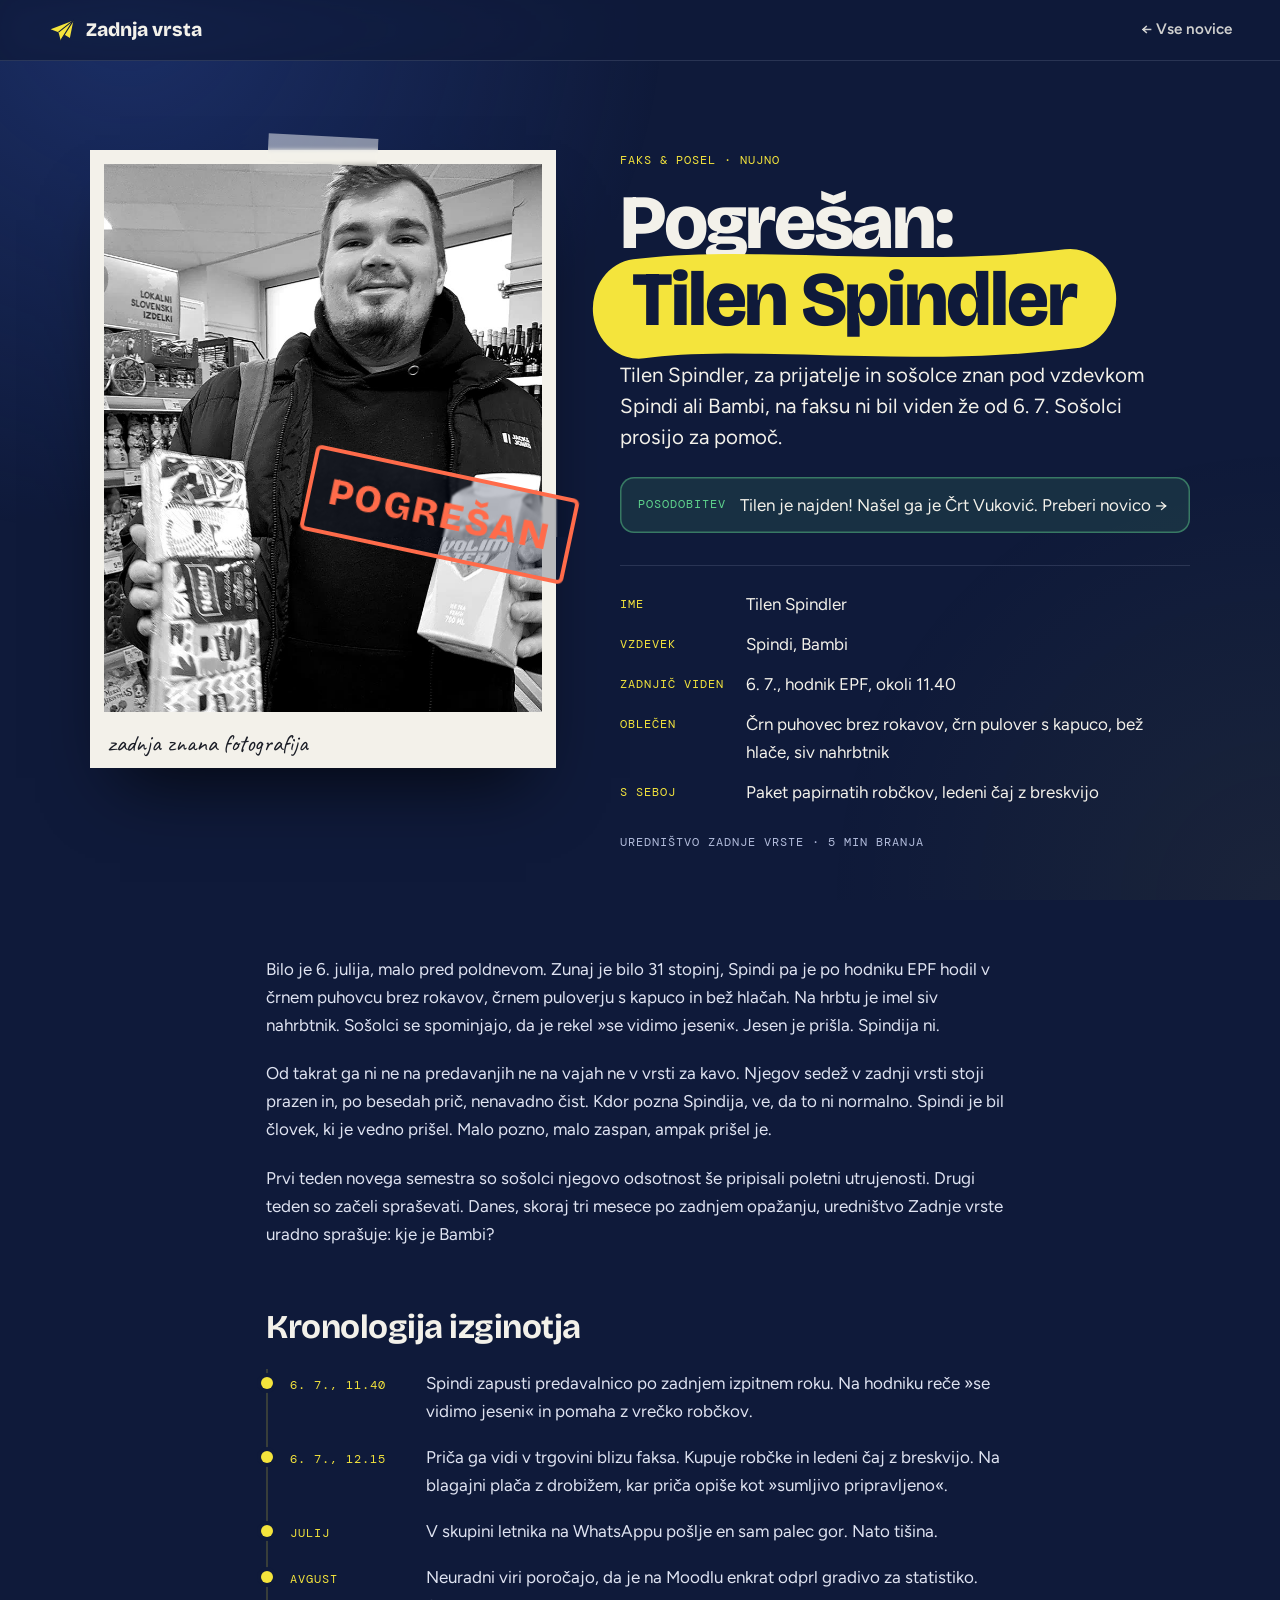
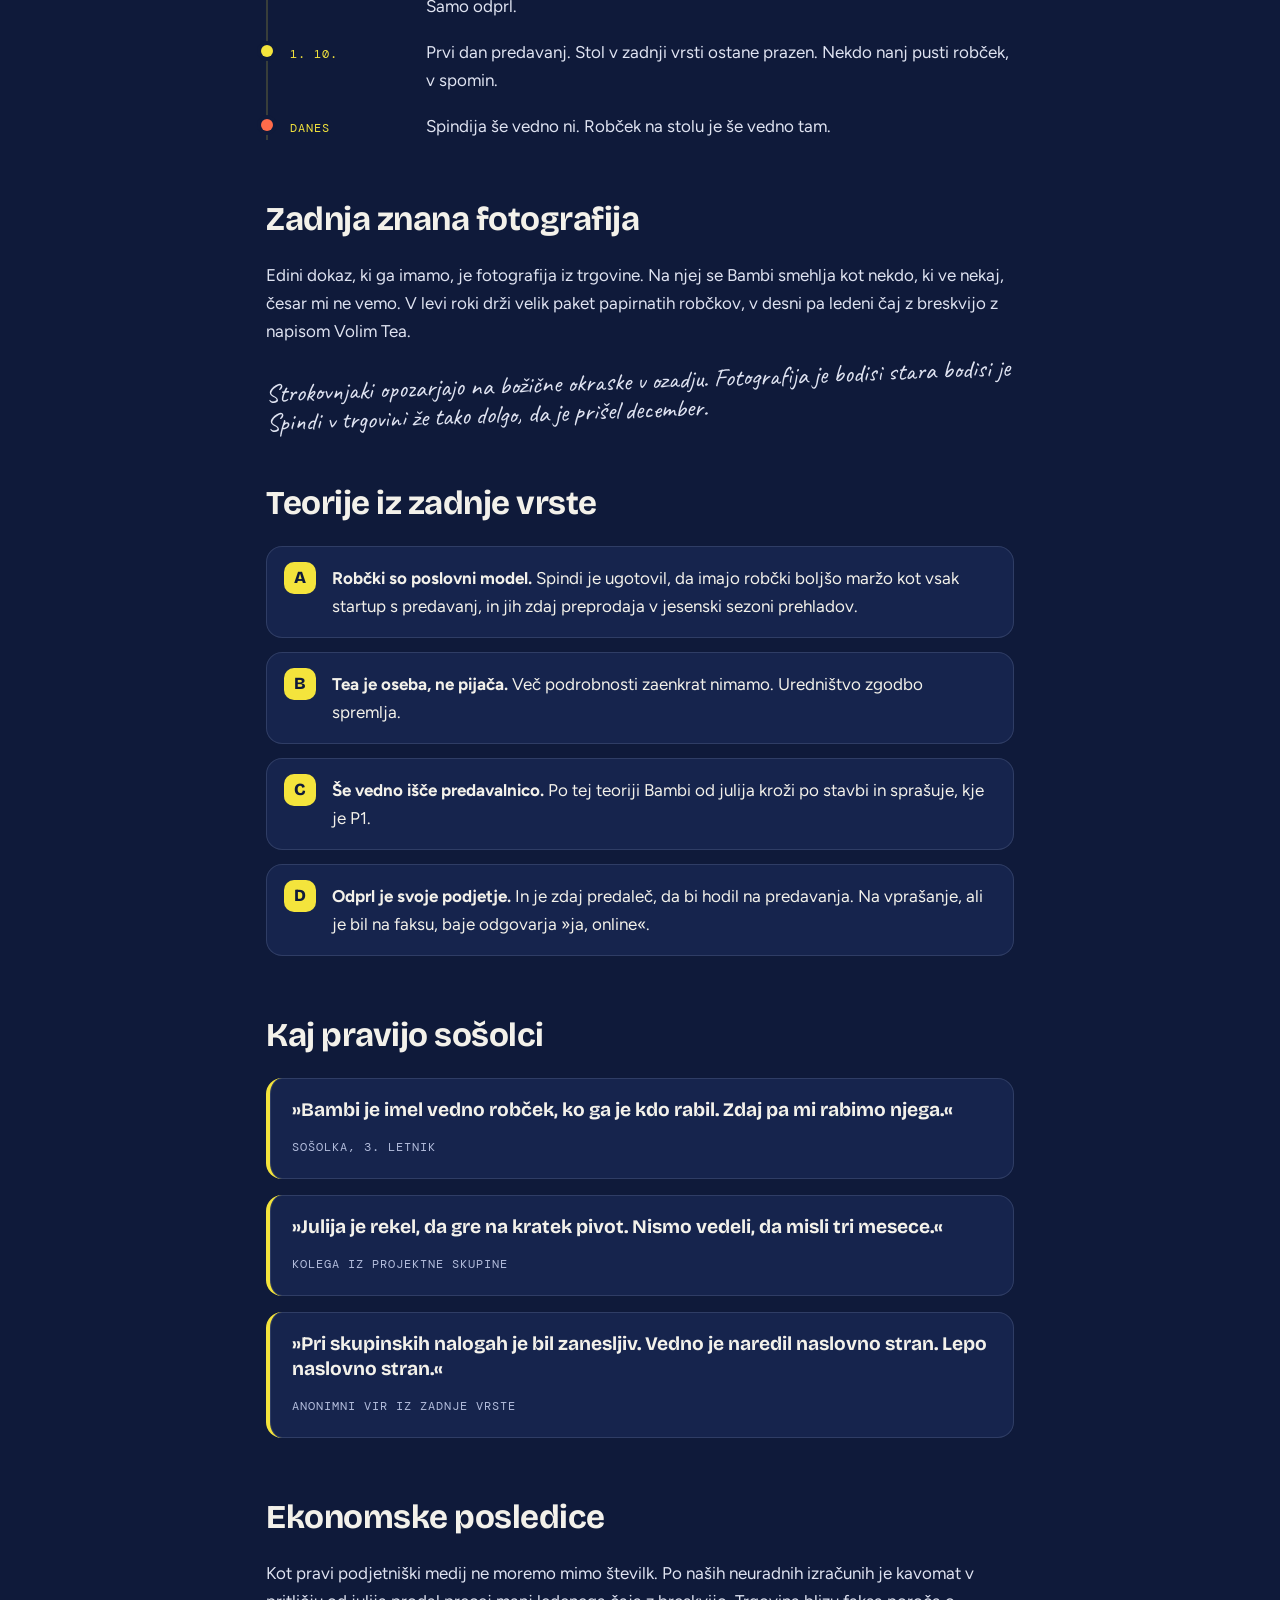
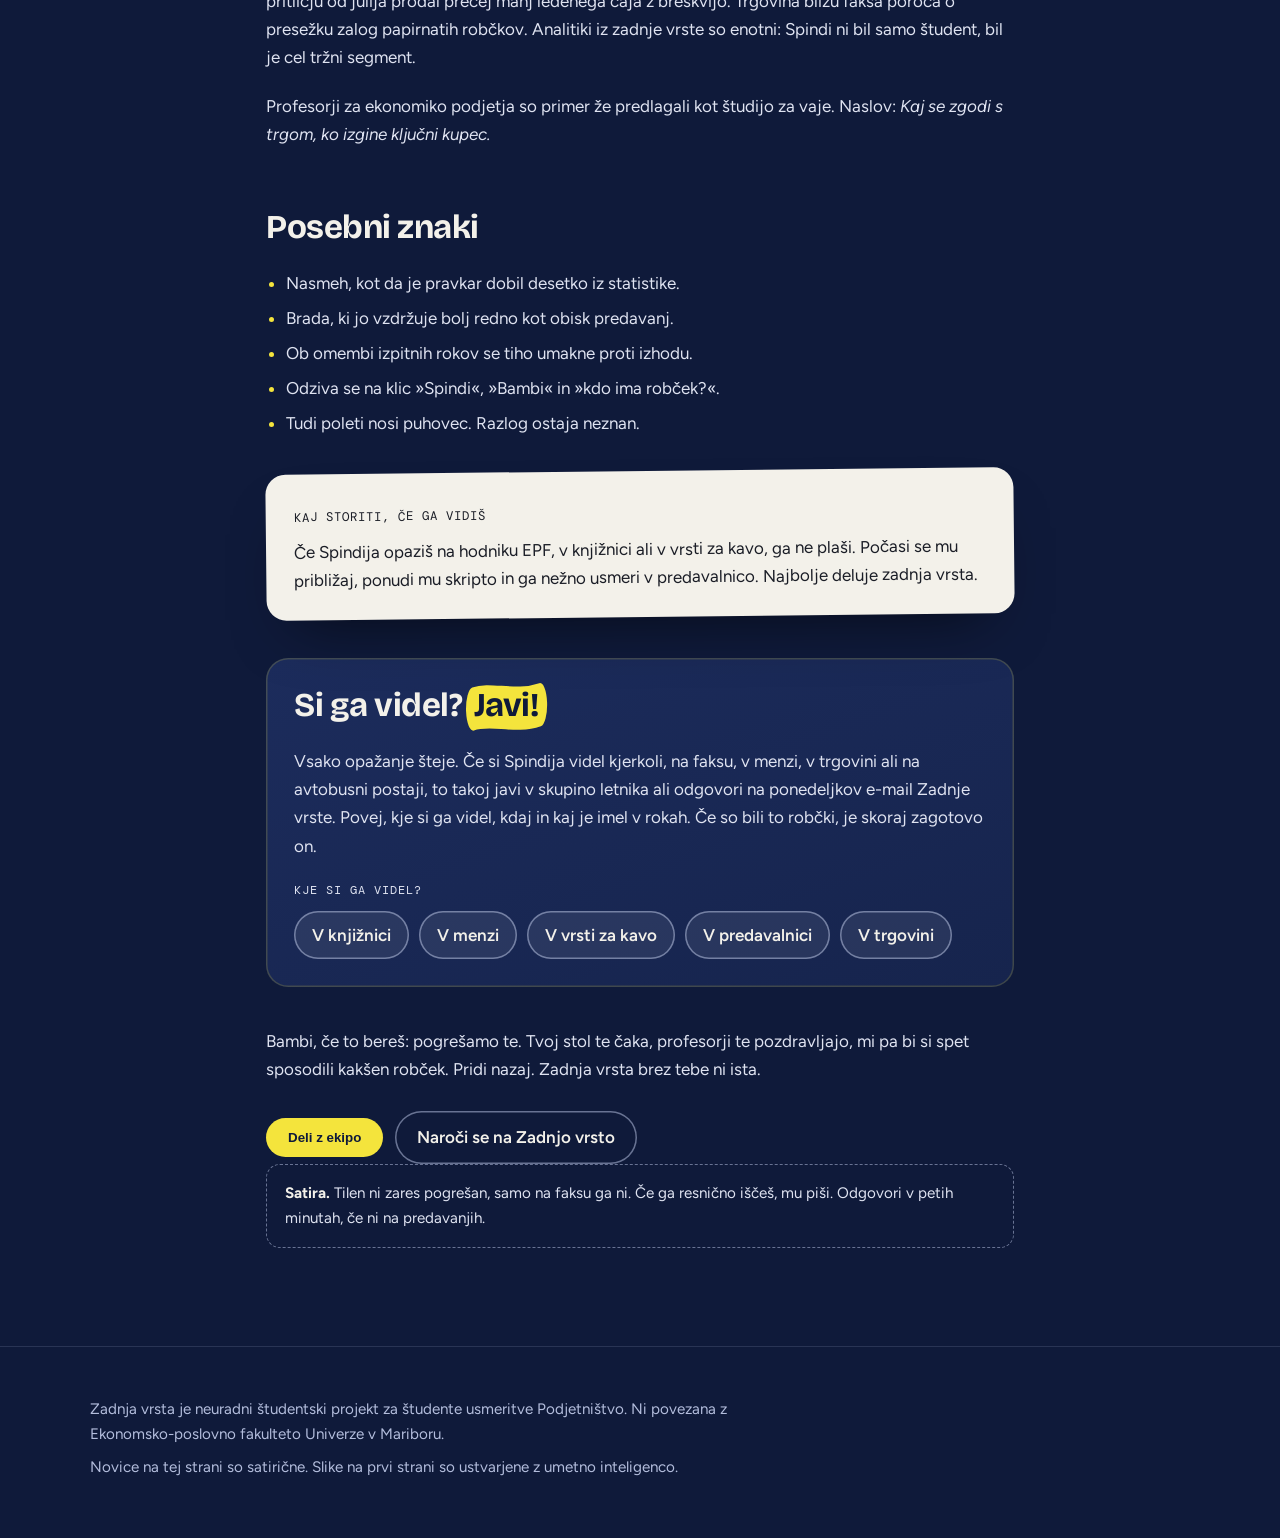
<file: novice/pogresan-tilen-spindler.html>
<!doctype html>
<html lang="sl">
<head>
<meta charset="utf-8">
<meta name="viewport" content="width=device-width, initial-scale=1">
<title>Pogrešan: Tilen Spindler · Zadnja vrsta</title>
<meta name="description" content="Tilen Spindler, med sošolci znan kot Spindi ali Bambi, na faksu ni bil viden že od 6. 7. Satirična novica Zadnje vrste.">
<meta name="theme-color" content="#0f1a3a">
<meta property="og:type" content="article">
<meta property="og:title" content="Pogrešan: Tilen Spindler">
<meta property="og:description" content="Na faksu ga ni od 6. 7. Zadnjič viden v puhovcu, z robčki in ledenim čajem v rokah.">
<meta property="og:url" content="https://nnejc.github.io/zadnja-vrsta/novice/pogresan-tilen-spindler.html">
<meta property="og:image" content="https://nnejc.github.io/zadnja-vrsta/assets/pogresan-spindi.jpg">
<link rel="icon" href="data:image/svg+xml,%3Csvg xmlns='http://www.w3.org/2000/svg' viewBox='0 0 64 64'%3E%3Crect width='64' height='64' rx='14' fill='%230f1a3a'/%3E%3Cpath d='M54 14 10 30l16 6 4 16 8-11 10 6z' fill='%23f4e43c'/%3E%3Cpath d='M26 36 54 14 30 52' fill='none' stroke='%230f1a3a' stroke-width='2' stroke-linejoin='round'/%3E%3C/svg%3E">
<link rel="preconnect" href="https://fonts.googleapis.com">
<link rel="preconnect" href="https://fonts.gstatic.com" crossorigin>
<link href="https://fonts.googleapis.com/css2?family=Bricolage+Grotesque:opsz,wght@12..96,700;12..96,800&family=Caveat:wght@600&family=DM+Mono:wght@400;500&family=Figtree:wght@400;600&display=swap" rel="stylesheet">
<link rel="stylesheet" href="../assets/clanek.css">
</head>
<body>
<a class="skip" href="#main">Preskoči na vsebino</a>
<div class="env" aria-hidden="true"></div>
<nav class="nav" aria-label="Navigacija">
  <a class="brand" href="../index.html">
    <svg viewBox="0 0 64 64" aria-hidden="true"><path d="M58 10 6 30l18 7 5 19 9-13 12 7z" fill="#f4e43c"/><path d="M24 37 58 10 29 56" fill="none" stroke="#0f1a3a" stroke-width="2.5" stroke-linejoin="round"/></svg>
    Zadnja vrsta
  </a>
  <a class="back" href="../index.html#novice">← Vse novice</a>
</nav>

<main id="main" tabindex="-1">
  <article>
    <div class="wrap">
      <header class="poster" id="poster">
        <figure class="photo rv" style="margin:0">
          <span class="stamp" aria-hidden="true">Pogrešan</span>
          <img src="../assets/pogresan-spindi.jpg" alt="Črno-bela fotografija Tilna Spindlerja v trgovini. V eni roki drži paket papirnatih robčkov, v drugi ledeni čaj z breskvijo." width="819" height="1456">
          <figcaption>zadnja znana fotografija</figcaption>
        </figure>
        <div class="rv">
          <p class="kick mono">Faks &amp; posel · Nujno</p>
          <h1>Pogrešan: <span class="hl">Tilen Spindler<svg viewBox="0 0 100 20" preserveAspectRatio="none" aria-hidden="true"><path pathLength="1" d="M3 12 C 28 9, 62 14, 97 10"/></svg></span></h1>
          <p class="lede">Tilen Spindler, za prijatelje in sošolce znan pod vzdevkom Spindi ali Bambi, na faksu ni bil viden že od 6. 7. Sošolci prosijo za pomoč.</p>
          <a class="update" href="najden-tilen-spindler.html"><span class="mono">Posodobitev</span><span>Tilen je najden! Našel ga je Črt Vuković. Preberi novico →</span></a>
          <dl class="facts">
            <dt>Ime</dt><dd>Tilen Spindler</dd>
            <dt>Vzdevek</dt><dd>Spindi, Bambi</dd>
            <dt>Zadnjič viden</dt><dd>6. 7., hodnik EPF, okoli 11.40</dd>
            <dt>Oblečen</dt><dd>Črn puhovec brez rokavov, črn pulover s kapuco, bež hlače, siv nahrbtnik</dd>
            <dt>S seboj</dt><dd>Paket papirnatih robčkov, ledeni čaj z breskvijo</dd>
          </dl>
          <p class="meta mono">Uredništvo Zadnje vrste · 5 min branja</p>
        </div>
      </header>

      <div class="body">
        <p>Bilo je 6. julija, malo pred poldnevom. Zunaj je bilo 31 stopinj, Spindi pa je po hodniku EPF hodil v črnem puhovcu brez rokavov, črnem puloverju s kapuco in bež hlačah. Na hrbtu je imel siv nahrbtnik. Sošolci se spominjajo, da je rekel »se vidimo jeseni«. Jesen je prišla. Spindija ni.</p>
        <p>Od takrat ga ni ne na predavanjih ne na vajah ne v vrsti za kavo. Njegov sedež v zadnji vrsti stoji prazen in, po besedah prič, nenavadno čist. Kdor pozna Spindija, ve, da to ni normalno. Spindi je bil človek, ki je vedno prišel. Malo pozno, malo zaspan, ampak prišel je.</p>
        <p>Prvi teden novega semestra so sošolci njegovo odsotnost še pripisali poletni utrujenosti. Drugi teden so začeli spraševati. Danes, skoraj tri mesece po zadnjem opažanju, uredništvo Zadnje vrste uradno sprašuje: kje je Bambi?</p>

        <h2>Kronologija izginotja</h2>
        <ol class="timeline">
          <li><span class="when mono">6. 7., 11.40</span><span class="what">Spindi zapusti predavalnico po zadnjem izpitnem roku. Na hodniku reče »se vidimo jeseni« in pomaha z vrečko robčkov.</span></li>
          <li><span class="when mono">6. 7., 12.15</span><span class="what">Priča ga vidi v trgovini blizu faksa. Kupuje robčke in ledeni čaj z breskvijo. Na blagajni plača z drobižem, kar priča opiše kot »sumljivo pripravljeno«.</span></li>
          <li><span class="when mono">Julij</span><span class="what">V skupini letnika na WhatsAppu pošlje en sam palec gor. Nato tišina.</span></li>
          <li><span class="when mono">Avgust</span><span class="what">Neuradni viri poročajo, da je na Moodlu enkrat odprl gradivo za statistiko. Samo odprl.</span></li>
          <li><span class="when mono">1. 10.</span><span class="what">Prvi dan predavanj. Stol v zadnji vrsti ostane prazen. Nekdo nanj pusti robček, v spomin.</span></li>
          <li><span class="when mono">Danes</span><span class="what">Spindija še vedno ni. Robček na stolu je še vedno tam.</span></li>
        </ol>

        <h2>Zadnja znana fotografija</h2>
        <p>Edini dokaz, ki ga imamo, je fotografija iz trgovine. Na njej se Bambi smehlja kot nekdo, ki ve nekaj, česar mi ne vemo. V levi roki drži velik paket papirnatih robčkov, v desni pa ledeni čaj z breskvijo z napisom Volim Tea.</p>
        <p class="note">Strokovnjaki opozarjajo na božične okraske v ozadju. Fotografija je bodisi stara bodisi je Spindi v trgovini že tako dolgo, da je prišel december.</p>

        <h2>Teorije iz zadnje vrste</h2>
        <ul class="theories">
          <li><b>Robčki so poslovni model.</b> Spindi je ugotovil, da imajo robčki boljšo maržo kot vsak startup s predavanj, in jih zdaj preprodaja v jesenski sezoni prehladov.</li>
          <li><b>Tea je oseba, ne pijača.</b> Več podrobnosti zaenkrat nimamo. Uredništvo zgodbo spremlja.</li>
          <li><b>Še vedno išče predavalnico.</b> Po tej teoriji Bambi od julija kroži po stavbi in sprašuje, kje je P1.</li>
          <li><b>Odprl je svoje podjetje.</b> In je zdaj predaleč, da bi hodil na predavanja. Na vprašanje, ali je bil na faksu, baje odgovarja »ja, online«.</li>
        </ul>

        <h2>Kaj pravijo sošolci</h2>
        <div class="quotes">
          <blockquote><p>»Bambi je imel vedno robček, ko ga je kdo rabil. Zdaj pa mi rabimo njega.«</p><cite class="mono">Sošolka, 3. letnik</cite></blockquote>
          <blockquote><p>»Julija je rekel, da gre na kratek pivot. Nismo vedeli, da misli tri mesece.«</p><cite class="mono">Kolega iz projektne skupine</cite></blockquote>
          <blockquote><p>»Pri skupinskih nalogah je bil zanesljiv. Vedno je naredil naslovno stran. Lepo naslovno stran.«</p><cite class="mono">Anonimni vir iz zadnje vrste</cite></blockquote>
        </div>

        <h2>Ekonomske posledice</h2>
        <p>Kot pravi podjetniški medij ne moremo mimo številk. Po naših neuradnih izračunih je kavomat v pritličju od julija prodal precej manj ledenega čaja z breskvijo. Trgovina blizu faksa poroča o presežku zalog papirnatih robčkov. Analitiki iz zadnje vrste so enotni: Spindi ni bil samo študent, bil je cel tržni segment.</p>
        <p>Profesorji za ekonomiko podjetja so primer že predlagali kot študijo za vaje. Naslov: <i>Kaj se zgodi s trgom, ko izgine ključni kupec.</i></p>

        <h2>Posebni znaki</h2>
        <ul class="signs">
          <li>Nasmeh, kot da je pravkar dobil desetko iz statistike.</li>
          <li>Brada, ki jo vzdržuje bolj redno kot obisk predavanj.</li>
          <li>Ob omembi izpitnih rokov se tiho umakne proti izhodu.</li>
          <li>Odziva se na klic »Spindi«, »Bambi« in »kdo ima robček?«.</li>
          <li>Tudi poleti nosi puhovec. Razlog ostaja neznan.</li>
        </ul>

        <div class="howto">
          <p class="mono">Kaj storiti, če ga vidiš</p>
          <p>Če Spindija opaziš na hodniku EPF, v knjižnici ali v vrsti za kavo, ga ne plaši. Počasi se mu približaj, ponudi mu skripto in ga nežno usmeri v predavalnico. Najbolje deluje zadnja vrsta.</p>
        </div>

        <section class="report" id="javi" aria-labelledby="javi-h">
          <h2 id="javi-h">Si ga videl? <span class="hl">Javi!<svg viewBox="0 0 100 20" preserveAspectRatio="none" aria-hidden="true"><path pathLength="1" d="M3 12 C 28 9, 62 14, 97 10"/></svg></span></h2>
          <p>Vsako opažanje šteje. Če si Spindija videl kjerkoli, na faksu, v menzi, v trgovini ali na avtobusni postaji, to takoj javi v skupino letnika ali odgovori na ponedeljkov e-mail Zadnje vrste. Povej, kje si ga videl, kdaj in kaj je imel v rokah. Če so bili to robčki, je skoraj zagotovo on.</p>
          <p class="mono pick-label">Kje si ga videl?</p>
          <div class="chips" role="group" aria-label="Kje si ga videl">
            <button type="button" data-r="Knjižnica? Spindi? Prosimo, preveri še enkrat. Morda je bil nekdo podoben.">V knjižnici</button>
            <button type="button" data-r="Menza je zelo verjetna. Bambi nikoli ni zamudil malice, samo predavanja.">V menzi</button>
            <button type="button" data-r="Vrsta za kavo! To je njegov naravni habitat. Ne delaj nenadnih gibov.">V vrsti za kavo</button>
            <button type="button" data-r="Predavalnica? To bi bila senzacija. Če je res, nemudoma pokliči uredništvo in vse sošolce.">V predavalnici</button>
            <button type="button" data-r="Trgovina z robčki. Logično. Preveri, ali je imel s seboj tudi ledeni čaj.">V trgovini</button>
          </div>
          <p class="verdict" id="verdict" aria-live="polite"></p>
        </section>

        <p>Bambi, če to bereš: pogrešamo te. Tvoj stol te čaka, profesorji te pozdravljajo, mi pa bi si spet sposodili kakšen robček. Pridi nazaj. Zadnja vrsta brez tebe ni ista.</p>

        <div class="share">
          <button class="btn" type="button" id="share">Deli z ekipo</button>
          <a class="btn ghost" href="../index.html#narocnina">Naroči se na Zadnjo vrsto</a>
          <span class="copied" id="copied" aria-live="polite"></span>
        </div>

        <p class="satire"><b>Satira.</b> Tilen ni zares pogrešan, samo na faksu ga ni. Če ga resnično iščeš, mu piši. Odgovori v petih minutah, če ni na predavanjih.</p>
      </div>
    </div>
  </article>
</main>

<footer>
  <div class="wrap">
    <p>Zadnja vrsta je neuradni študentski projekt za študente usmeritve Podjetništvo. Ni povezana z Ekonomsko-poslovno fakulteto Univerze v Mariboru.</p>
    <p>Novice na tej strani so satirične. Slike na prvi strani so ustvarjene z umetno inteligenco.</p>
  </div>
</footer>

<script>
(() => {
  const io = new IntersectionObserver(es => es.forEach(e => { if (e.isIntersecting) { e.target.classList.add('in'); io.unobserve(e.target); } }), { threshold: .12 });
  document.querySelectorAll('.poster, .rv, .report').forEach(el => io.observe(el));
  const verdict = document.getElementById('verdict');
  const chips = [...document.querySelectorAll('.chips button')];
  chips.forEach(b => b.setAttribute('aria-pressed', 'false'));
  chips.forEach(b => b.addEventListener('click', () => {
    chips.forEach(x => x.setAttribute('aria-pressed', String(x === b)));
    verdict.classList.remove('on'); void verdict.offsetWidth;
    verdict.textContent = b.dataset.r + ' Opažanje javi v skupino letnika.';
    verdict.classList.add('on');
  }));
  const btn = document.getElementById('share'), out = document.getElementById('copied');
  btn.addEventListener('click', async () => {
    const data = { title: 'Pogrešan: Tilen Spindler', text: 'Na faksu ga ni od 6. 7. Si ga videl?', url: location.href };
    try {
      if (navigator.share) { await navigator.share(data); return; }
      await navigator.clipboard.writeText(location.href);
      out.textContent = 'povezava kopirana!';
    } catch { out.textContent = ''; return; }
    out.classList.add('on'); setTimeout(() => out.classList.remove('on'), 2200);
  });
})();
</script>
</body>
</html>
</file>
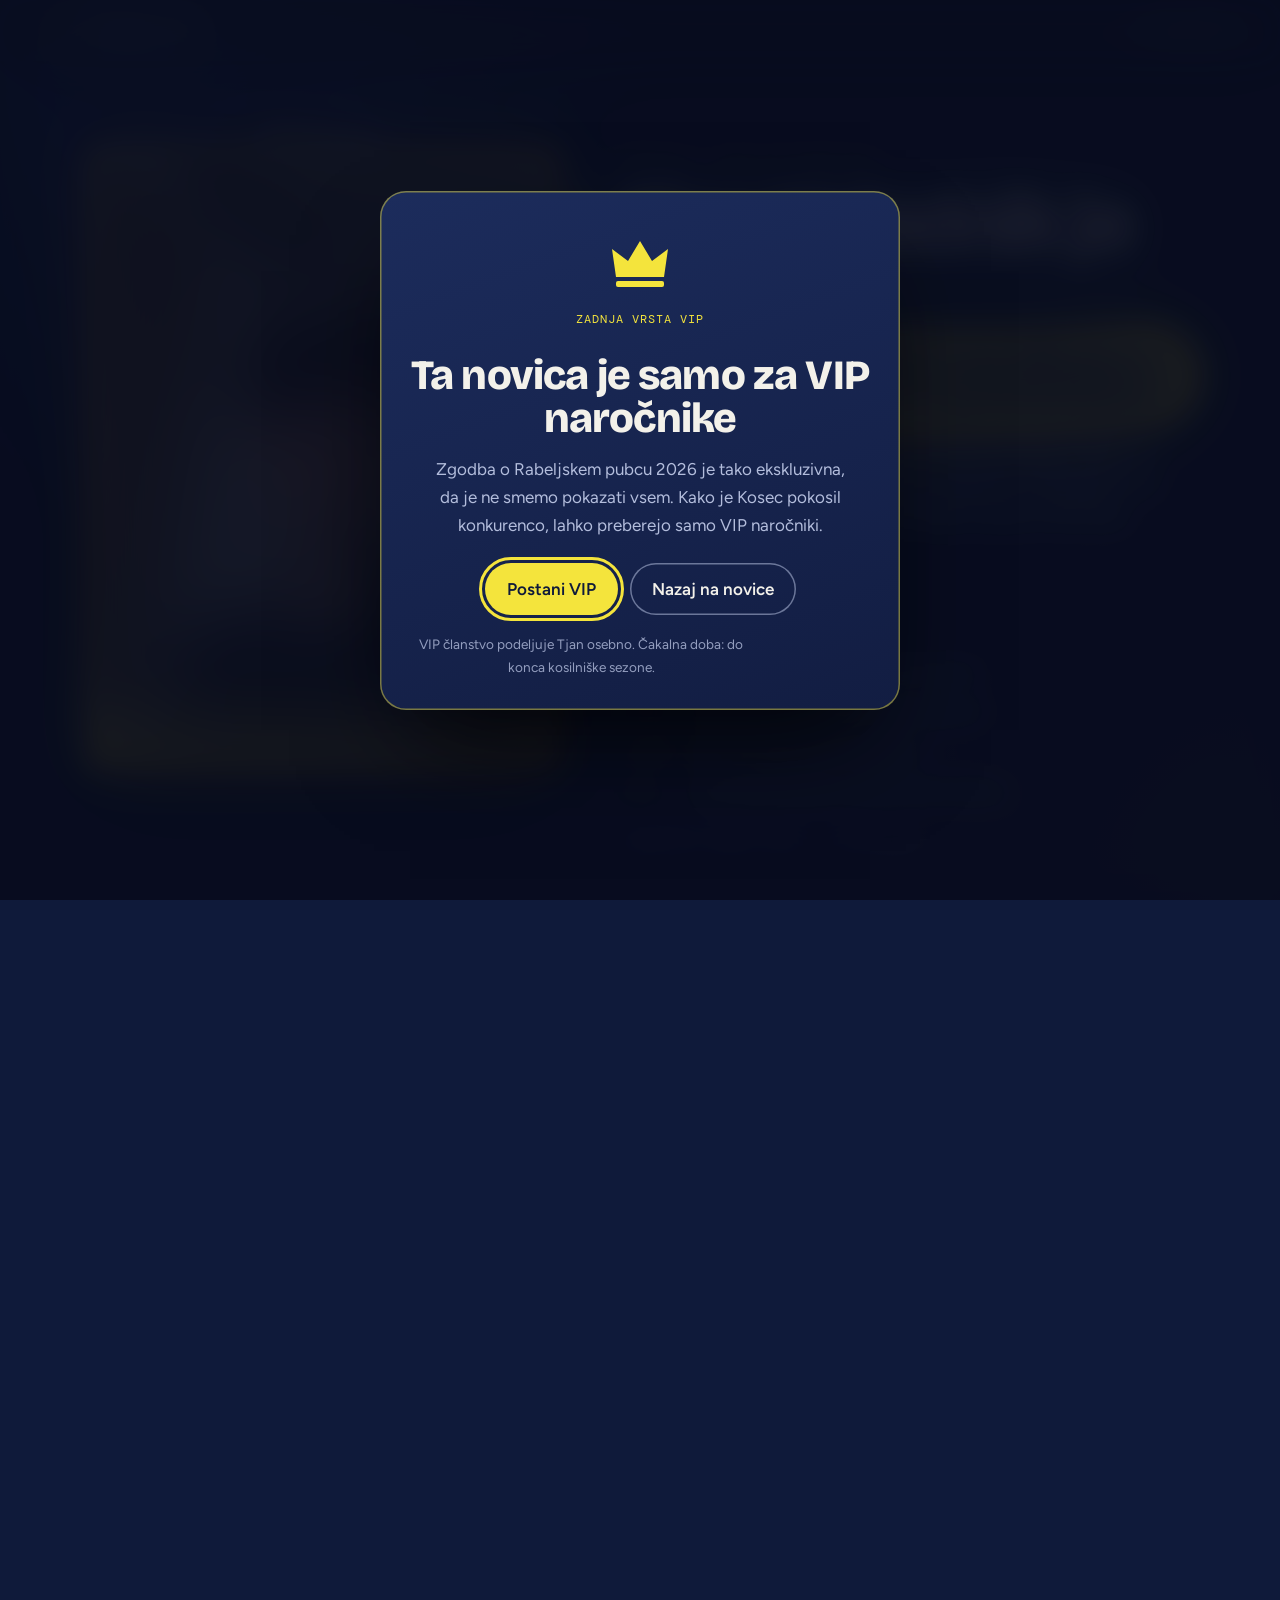
<file: novice/tjan-kolednik-rabeljski-pubec.html>
<!doctype html>
<html lang="sl" class="locked">
<head>
<meta charset="utf-8">
<meta name="viewport" content="width=device-width, initial-scale=1">
<title>Tjan Kolednik je Rabeljski pubec 2026 · Zadnja vrsta</title>
<meta name="description" content="Tjan Kolednik, znan kot Kolke, Panter, Črni in po novem Kosec, je že drugo leto zapored Rabeljski pubec. Z 69 glasovi je za dva glasa premagal Lana Breznika.">
<meta name="theme-color" content="#0f1a3a">
<meta property="og:type" content="article">
<meta property="og:title" content="Tjan Kolednik je Rabeljski pubec 2026. Že drugo leto zapored.">
<meta property="og:description" content="Z 69 glasovi je za dva glasa premagal Lana Breznika. Kosec je pokosil vse.">
<meta property="og:url" content="https://nnejc.github.io/zadnja-vrsta/novice/tjan-kolednik-rabeljski-pubec.html">
<meta property="og:image" content="https://nnejc.github.io/zadnja-vrsta/assets/trofeja-rabeljski-pubec.jpg">
<link rel="icon" href="data:image/svg+xml,%3Csvg xmlns='http://www.w3.org/2000/svg' viewBox='0 0 64 64'%3E%3Crect width='64' height='64' rx='14' fill='%230f1a3a'/%3E%3Cpath d='M54 14 10 30l16 6 4 16 8-11 10 6z' fill='%23f4e43c'/%3E%3Cpath d='M26 36 54 14 30 52' fill='none' stroke='%230f1a3a' stroke-width='2' stroke-linejoin='round'/%3E%3C/svg%3E">
<link rel="preconnect" href="https://fonts.googleapis.com">
<link rel="preconnect" href="https://fonts.gstatic.com" crossorigin>
<link href="https://fonts.googleapis.com/css2?family=Bricolage+Grotesque:opsz,wght@12..96,700;12..96,800&family=Caveat:wght@600&family=DM+Mono:wght@400;500&family=Figtree:wght@400;600&display=swap" rel="stylesheet">
<link rel="stylesheet" href="../assets/clanek.css">
</head>
<body>

<div class="env" aria-hidden="true"></div>
<nav class="nav" aria-label="Navigacija" inert>
  <a class="brand" href="../index.html">
    <svg viewBox="0 0 64 64" aria-hidden="true"><path d="M58 10 6 30l18 7 5 19 9-13 12 7z" fill="#f4e43c"/><path d="M24 37 58 10 29 56" fill="none" stroke="#0f1a3a" stroke-width="2.5" stroke-linejoin="round"/></svg>
    Zadnja vrsta
  </a>
  <a class="back" href="../index.html#novice">← Vse novice</a>
</nav>

<main id="main" tabindex="-1" inert>
  <article>
    <div class="wrap">
      <header class="poster" id="poster">
        <figure class="photo gold rv" style="margin:0">
          <span class="stamp gold" aria-hidden="true">Zmagovalec</span>
          <img src="../assets/nagrada-tjan.jpg" alt="Tjan Kolednik v rjavi kapi s panterjem, črni majici in modrem delovnem kombinezonu, nasmejan." width="819" height="1456" style="object-position:50% 40%">
          <figcaption>Rabeljski pubec 2026</figcaption>
        </figure>
        <div class="rv">
          <p class="kick mono">Podelitev · Rabeljski pubec 2026</p>
          <h1>Tjan Kolednik je spet <span class="hl">Rabeljski pubec<svg viewBox="0 0 100 20" preserveAspectRatio="none" aria-hidden="true"><path pathLength="1" d="M3 12 C 28 9, 62 14, 97 10"/></svg></span></h1>
          <p class="lede">Tjan Kolednik je dobitnik nagrade Rabeljski pubec 2026. To pomeni, da je zmagal že drugo leto zapored. Z 69 glasovi je za las, natanko za dva glasa, premagal drugouvrščenega Lana Breznika.</p>
          <dl class="facts">
            <dt>Ime</dt><dd>Tjan Kolednik</dd>
            <dt>Vzdevki</dt><dd>Kolke, Panter, Črni in po novem Kosec</dd>
            <dt>Nagrada</dt><dd>Rabeljski pubec 2026, drugič zapored</dd>
            <dt>Glasovi</dt><dd>69, dva več od Lana Breznika</dd>
            <dt>Ekipa</dt><dd>Slovenske železnice, tekmovalno košenje</dd>
          </dl>
          <p class="meta mono">Uredništvo Zadnje vrste · 5 min branja</p>
        </div>
      </header>

      <div class="body">
        <p>Nekateri zmagajo enkrat in izginejo. Tjan Kolednik ni tak. Po lanskem naslovu je letos znova osvojil nagrado Rabeljski pubec in s tem dokazal, da prva zmaga ni bila sreča, ampak sistem. Med prijatelji ga poznajo kot Kolketa, Panterja ali Črnega. Od letošnjega poletja pa ima še en vzdevek, ki si ga je prislužil z znojem in bencinom: Kosec.</p>

        <h2>Dve trofeji, ena sezona</h2>
        <div class="trophies">
          <figure>
            <img src="../assets/trofeja-rabeljski-pubec.jpg" alt="Zlata trofeja Rabeljski pubec 2026: kip fanta v kapi in naramnicah, z eno nogo na skali, v zlatem krogu na marmornem podstavku." width="1000" height="1000" loading="lazy">
            <figcaption><b>Rabeljski pubec 2026</b>Drugi zaporedni naslov.</figcaption>
          </figure>
          <figure>
            <img src="../assets/trofeja-zlata-kosilnica.jpg" alt="Trofeja Zlata kosilnica: pozlačena flaksarca na zlati travi in marmornem podstavku." width="1000" height="1000" loading="lazy">
            <figcaption><b>Zlata kosilnica</b>Skupna zmaga kosilniške sezone 2026.</figcaption>
          </figure>
        </div>

        <h2>Poletje, ko je Panter postal Kosec</h2>
        <p>Poleti je Tjan tekmovalno kosil travo za ekipo Slovenskih železnic. Nastopal je v štirih posamičnih disciplinah: košnji s flaksarco v hrib, slalomu s flaksarco, hitrostnem košenju s flaksarco in kosilniški kombinaciji. Poleg tega je bil pomemben član ekipe v štafetnih hitrostnih košnjah, kjer je po besedah soigralcev »vedno predal flaksarco s polnim rezervoarjem in nasmehom«.</p>
        <p>Za Slovenske železnice je prikosil številne nagrade. Na koncu sezone je dobil še Zlato kosilnico, nagrado za skupno zmago v kosilniški sezoni 2026.</p>

        <table class="results">
          <thead><tr><th scope="col">Disciplina</th><th scope="col">Uvrstitev</th></tr></thead>
          <tbody>
            <tr><td>Košnja s flaksarco v hrib</td><td class="gold">1. mesto</td></tr>
            <tr><td>Flaksarca slalom</td><td class="gold">1. mesto</td></tr>
            <tr><td>Hitrostno košenje s flaksarco</td><td>2. mesto</td></tr>
            <tr><td>Kosilniška kombinacija</td><td class="gold">1. mesto</td></tr>
            <tr><td>Štafetna hitrostna košnja (ekipno)</td><td class="gold">1. mesto</td></tr>
            <tr><td><b>Skupno, sezona 2026</b></td><td class="gold">Zlata kosilnica</td></tr>
          </tbody>
        </table>

        <p>Prav ta posamična predstava je bila po mnenju žirije ključna tudi za letošnji naslov Rabeljskega pubeca. Kdor pokosi hrib v rekordnem času, je očitno sposoben tudi česa drugega.</p>

        <h2>Tesno kot še nikoli</h2>
        <p>Letošnje glasovanje je bilo najbolj napeto v zgodovini nagrade. Lan Breznik je vodil skoraj do konca, a zadnji glasovi so prinesli preobrat. Razlika: dva glasa.</p>
        <div class="vote" id="vote">
          <div class="row win"><span class="name">Tjan Kolednik</span><span class="bar"><i style="--w:100%"></i></span><span class="n">69</span></div>
          <div class="row"><span class="name">Lan Breznik</span><span class="bar"><i style="--w:97.1%"></i></span><span class="n">67</span></div>
        </div>
        <p class="note">Dva glasa. Za Kosca je to razlika enega zamaha s flaksarco.</p>

        <h2>Zmagovalni govor</h2>
        <div class="speech">
          <p>»Najprej hvala vsem, ki ste glasovali. Vem, da je bilo tesno, in vem, da je Lan odličen konkurent. Ampak to nagrado sem si prislužil. Delal sem trdo. Vstajal sem ob petih, kosil hribe, ki jih nihče ni hotel, in trenirali smo štafete, ko so drugi že spali.</p>
          <p>Ponosen sem. Res. Ta nagrada mi pomeni največ od vsega, kar sem kdaj dobil. Ker ni samo moja. Je od vseh, ki so verjeli, da je fant s flaksarco lahko pubec leta. Dvakrat.</p>
          <p>Doma jo bom postavil na polico, zraven Zlate kosilnice, ki sem jo dobil za zmago v kosilniški sezoni 2026. Tam bosta stali skupaj, kot opomnik, da se trdo delo vedno izplača. In da trava vedno spet zraste.«</p>
          <cite class="mono">Tjan Kolednik, Rabeljski pubec 2026</cite>
        </div>

        <h2>Kaj pravijo drugi</h2>
        <div class="quotes">
          <blockquote><p>»Kolke je edini, ki na flaksarci vozi slalom bolj natančno kot jaz z avtom.«</p><cite class="mono">Soigralec iz štafete</cite></blockquote>
          <blockquote><p>»Panter je bil vedno hiter. Zdaj je hiter in pokošen.«</p><cite class="mono">Prijatelj iz zadnje vrste</cite></blockquote>
          <blockquote><p>»Ko je prišel na trening v kombinezonu in kapi s panterjem, smo vedeli, da bo sezona njegova.«</p><cite class="mono">Vodja ekipe</cite></blockquote>
        </div>

        <h2>Podjetniška lekcija</h2>
        <p>Kot podjetniški medij v Tjanovi zgodbi vidimo jasen poslovni model. Specializacija v nišni panogi, močna osebna znamka s štirimi vzdevki in ponavljajoči se prihodki v obliki trofej. Ko konkurenca še išče svoj trg, Kosec že kosi naslednjega. Tretji zaporedni naslov? Na Zadnji vrsti stavimo, da je samo vprašanje časa.</p>

        <section class="report" id="cestitke" aria-labelledby="cestitke-h">
          <h2 id="cestitke-h">Čestitaj <span class="hl">Koscu!<svg viewBox="0 0 100 20" preserveAspectRatio="none" aria-hidden="true"><path pathLength="1" d="M3 12 C 28 9, 62 14, 97 10"/></svg></span></h2>
          <p>Izberi svojo čestitko. Pravo mu napiši v skupino letnika.</p>
          <p class="mono pick-label">Moja čestitka</p>
          <div class="chips" role="group" aria-label="Izberi čestitko">
            <button type="button" data-r="Bravo, Kolke! Dvakrat zapored ni naključje.">Bravo, Kolke!</button>
            <button type="button" data-r="Panter je pokazal kremplje. In flaksarco.">Panter za vedno</button>
            <button type="button" data-r="Kosec pokosi vse. Tudi konkurenco za dva glasa.">Kosec pokosi vse</button>
            <button type="button" data-r="Lan, drugo mesto je odlično. Naslednje leto bo še bolj napeto.">Lan, naslednjič!</button>
          </div>
          <p class="verdict" id="verdict" aria-live="polite"></p>
        </section>

        <div class="share">
          <button class="btn" type="button" id="share">Deli z ekipo</button>
          <a class="btn ghost" href="../index.html#narocnina">Naroči se na Zadnjo vrsto</a>
          <span class="copied" id="copied" aria-live="polite"></span>
        </div>

        <p class="satire"><b>Satira.</b> Nagrade, glasovi, uvrstitve in govor so izmišljeni za zabavo. Trava pa je bila res pokošena.</p>
      </div>
    </div>
  </article>
</main>

<footer inert>
  <div class="wrap">
    <p>Zadnja vrsta je neuradni študentski projekt za študente usmeritve Podjetništvo. Ni povezana z Ekonomsko-poslovno fakulteto Univerze v Mariboru.</p>
    <p>Novice na tej strani so satirične. Slike na prvi strani so ustvarjene z umetno inteligenco.</p>
  </div>
</footer>

<div class="paywall" role="dialog" aria-modal="true" aria-labelledby="pw-h" aria-describedby="pw-d">
  <div class="pw-card">
    <svg viewBox="0 0 64 64" aria-hidden="true"><path d="M8 46 4 18l16 12 12-20 12 20 16-12-4 28z" fill="currentColor"/><rect x="8" y="50" width="48" height="6" rx="2" fill="currentColor"/></svg>
    <p class="mono">Zadnja vrsta VIP</p>
    <h2 id="pw-h">Ta novica je samo za VIP naročnike</h2>
    <p id="pw-d">Zgodba o Rabeljskem pubcu 2026 je tako ekskluzivna, da je ne smemo pokazati vsem. Kako je Kosec pokosil konkurenco, lahko preberejo samo VIP naročniki.</p>
    <div class="btns">
      <a class="btn" href="../index.html#narocnina" autofocus>Postani VIP</a>
      <a class="btn ghost" href="../index.html#novice">Nazaj na novice</a>
    </div>
    <p class="fine">VIP članstvo podeljuje Tjan osebno. Čakalna doba: do konca kosilniške sezone.</p>
  </div>
</div>

<script>
(() => {
  const io = new IntersectionObserver(es => es.forEach(e => { if (e.isIntersecting) { e.target.classList.add('in'); io.unobserve(e.target); } }), { threshold: .12 });
  document.querySelectorAll('.poster, .rv, .report, .vote').forEach(el => io.observe(el));
  const verdict = document.getElementById('verdict');
  const chips = [...document.querySelectorAll('.chips button')];
  chips.forEach(b => b.setAttribute('aria-pressed', 'false'));
  chips.forEach(b => b.addEventListener('click', () => {
    chips.forEach(x => x.setAttribute('aria-pressed', String(x === b)));
    verdict.classList.remove('on'); void verdict.offsetWidth;
    verdict.textContent = b.dataset.r;
    verdict.classList.add('on');
  }));
  const btn = document.getElementById('share'), out = document.getElementById('copied');
  btn.addEventListener('click', async () => {
    const data = { title: 'Tjan Kolednik je Rabeljski pubec 2026', text: 'Že drugo leto zapored. Za dva glasa!', url: location.href };
    try {
      if (navigator.share) { await navigator.share(data); return; }
      await navigator.clipboard.writeText(location.href);
      out.textContent = 'povezava kopirana!';
    } catch { out.textContent = ''; return; }
    out.classList.add('on'); setTimeout(() => out.classList.remove('on'), 2200);
  });
})();
</script>
</body>
</html>
</file>
<file: assets/clanek.css>
@property --hk{syntax:'<number>';inherits:true;initial-value:0}
:root{
  --canvas:#0f1a3a;--panel:#16244d;--panel-2:#1c2c5c;--accent:#f4e43c;--accent-hover:#fff06a;--accent-muted:rgba(244,228,60,.18);
  --coral:#ff6b4a;--text-secondary:#b3bddc;--text-primary:#f3f1ea;--ink:#0f1a3a;--line:rgba(179,189,220,.16);--line-strong:rgba(179,189,220,.55);
  --paper:#f3f1ea;--paper-ink:#1a1d26;
  --ease-out:cubic-bezier(.22,1,.36,1);
  --f-display:'Bricolage Grotesque',system-ui,sans-serif;--f-body:'Figtree',system-ui,sans-serif;--f-mono:'DM Mono',ui-monospace,monospace;--f-hand:'Caveat',cursive;
}
*,*::before,*::after{box-sizing:border-box}
html{overflow-x:hidden;overflow-x:clip;-webkit-text-size-adjust:100%}
body{margin:0;overflow-x:hidden;overflow-x:clip;background:var(--canvas);color:var(--text-primary);font-family:var(--f-body);font-size:1.0625rem;line-height:1.65;-webkit-font-smoothing:antialiased;animation:pageIn .8s var(--ease-out) both}
@keyframes pageIn{from{opacity:0}}
img{max-width:100%;display:block}
a{color:inherit}
.sr-only{position:absolute;width:1px;height:1px;overflow:hidden;clip:rect(0 0 0 0);white-space:nowrap}
.skip{position:fixed;left:16px;top:-60px;z-index:100;background:var(--accent);color:var(--ink);padding:10px 16px;border-radius:10px;font-weight:600;text-decoration:none}
.skip:focus{top:16px}
:focus-visible{outline:3px solid var(--accent);outline-offset:3px;border-radius:6px}
.mono{font-family:var(--f-mono);font-size:.78rem;letter-spacing:.08em;text-transform:uppercase}
.env{position:fixed;inset:0;z-index:-1;pointer-events:none;background:radial-gradient(70vmax 70vmax at 10% 0%,rgba(46,78,170,.4),transparent 60%),radial-gradient(60vmax 60vmax at 100% 100%,rgba(244,228,60,.05),transparent 60%)}

.nav{position:sticky;top:0;z-index:50;display:flex;align-items:center;justify-content:space-between;gap:20px;padding:14px clamp(16px,4vw,48px);background:rgba(15,26,58,.82);backdrop-filter:blur(14px);-webkit-backdrop-filter:blur(14px);border-bottom:1px solid var(--line)}
.brand{display:flex;align-items:center;gap:10px;text-decoration:none;font-family:var(--f-display);font-weight:800;font-size:1.2rem}
.brand svg{width:28px;height:28px}
.back{display:inline-flex;align-items:center;gap:8px;text-decoration:none;font-weight:600;font-size:.95rem;opacity:.85;transition:opacity .3s var(--ease-out)}
.back:hover{opacity:1}
.btn{display:inline-flex;align-items:center;justify-content:center;gap:8px;border:0;cursor:pointer;text-decoration:none;font-weight:600;border-radius:999px;padding:12px 22px;background:var(--accent);color:var(--ink);transition:background-color .3s var(--ease-out),transform .3s var(--ease-out)}
.btn:hover{background:var(--accent-hover);transform:translateY(-2px)}
@media (pointer:coarse){.btn,.back{min-height:44px}}

.wrap{width:min(1100px,100% - 32px);margin:0 auto}
.hl{position:relative;isolation:isolate;white-space:nowrap;margin:0 .16em;color:color-mix(in srgb,var(--ink) calc(var(--hk)*100%),var(--text-primary));--hk:0;transition:--hk 1s var(--ease-out) .5s}
.hl svg{position:absolute;left:-.1em;top:-.06em;width:calc(100% + .2em);height:calc(100% + .1em);z-index:-1;overflow:visible}
.hl path{fill:none;stroke:var(--accent);stroke-width:20;stroke-linecap:round;stroke-dasharray:1;stroke-dashoffset:calc(1 - var(--hk))}
.in .hl{--hk:1}

/* poster */
.poster{display:grid;grid-template-columns:minmax(0,.9fr) minmax(0,1.1fr);gap:clamp(28px,5vw,64px);align-items:start;padding:clamp(40px,7vw,90px) 0 clamp(50px,7vw,90px)}
.photo{position:relative;background:var(--paper);padding:14px 14px 56px;box-shadow:0 40px 70px -30px rgba(0,0,0,.75);transform:rotate(-1.8deg);transition:transform .8s var(--ease-out)}
.photo:hover{transform:rotate(0)}
.photo img{width:100%;height:auto;aspect-ratio:4/5;object-fit:cover;object-position:50% 28%}
.photo::before{content:"";position:absolute;top:-14px;left:50%;width:110px;height:28px;transform:translateX(-50%) rotate(3deg);background:rgba(243,241,234,.5);backdrop-filter:blur(2px)}
.photo figcaption{position:absolute;left:18px;right:18px;bottom:12px;font-family:var(--f-hand);font-size:1.5rem;line-height:1.1;color:var(--paper-ink)}
.stamp{position:absolute;right:-18px;bottom:34%;z-index:2;padding:8px 18px;border:4px solid var(--coral);color:var(--coral);font-family:var(--f-display);font-weight:800;font-size:clamp(1.6rem,3vw,2.4rem);letter-spacing:.06em;text-transform:uppercase;transform:rotate(12deg);background:rgba(15,26,58,.25);backdrop-filter:blur(1px);border-radius:6px;mix-blend-mode:normal}
.kick{color:var(--accent);margin:0 0 14px}
h1{font-family:var(--f-display);font-weight:800;font-size:clamp(2.6rem,6vw,5rem);line-height:1;letter-spacing:-.03em;margin:0}
.lede{font-size:clamp(1.15rem,1.6vw,1.35rem);line-height:1.5;margin:22px 0 0;max-width:42ch}
.facts{margin:32px 0 0;padding:0;display:grid;grid-template-columns:auto 1fr;gap:12px 22px;border-top:1px solid var(--line);padding-top:24px}
.facts dt{font-family:var(--f-mono);font-size:.76rem;letter-spacing:.08em;text-transform:uppercase;color:var(--accent);padding-top:4px}
.facts dd{margin:0;color:var(--text-primary)}
.meta{margin-top:26px;color:var(--text-secondary)}

article .body{max-width:68ch;margin:0 auto;padding:0 0 40px}
article .body p{margin:0 0 1.2em;color:#dfe3f1}
article h2{font-family:var(--f-display);font-weight:700;font-size:clamp(1.6rem,2.6vw,2.1rem);line-height:1.15;letter-spacing:-.015em;margin:1.8em 0 .7em;color:var(--text-primary)}
.theories{list-style:none;margin:0 0 1.4em;padding:0;display:grid;gap:14px;counter-reset:t}
.theories li{position:relative;padding:18px 20px 18px 66px;background:var(--panel);border-radius:16px;box-shadow:inset 0 0 0 1px var(--line);counter-increment:t}
.theories li::before{content:counter(t,upper-alpha);position:absolute;left:18px;top:16px;width:32px;height:32px;display:grid;place-items:center;border-radius:10px;background:var(--accent);color:var(--ink);font-family:var(--f-display);font-weight:800}
.theories b{color:var(--text-primary)}
.note{font-family:var(--f-hand);font-size:1.6rem;line-height:1.15;color:var(--accent);transform:rotate(-2deg);margin:1.2em 0 1.4em}
.timeline{list-style:none;margin:0 0 1.4em;padding:0 0 0 22px;border-left:2px solid var(--accent-muted);display:grid;gap:18px}
.timeline li{position:relative;display:grid;grid-template-columns:120px 1fr;gap:16px;align-items:baseline}
.timeline li::before{content:"";position:absolute;left:-29px;top:.45em;width:12px;height:12px;border-radius:50%;background:var(--accent);box-shadow:0 0 0 4px var(--canvas)}
.timeline li:last-child::before{background:var(--coral)}
.timeline .when{color:var(--accent)}
.timeline .what{color:#dfe3f1}
@media (max-width:560px){.timeline li{grid-template-columns:1fr;gap:4px}}
.quotes{display:grid;gap:16px;margin:0 0 1.4em}
.quotes blockquote{margin:0;padding:20px 22px;border-radius:16px;background:var(--panel);box-shadow:inset 0 0 0 1px var(--line);border-left:4px solid var(--accent)}
.quotes blockquote p{margin:0 0 8px !important;font-family:var(--f-display);font-weight:700;font-size:1.2rem;line-height:1.3;color:var(--text-primary) !important}
.quotes cite{font-style:normal;color:var(--text-secondary)}
.signs{margin:0 0 1.4em;padding-left:1.2em;color:#dfe3f1}
.signs li{margin-bottom:.4em}
.signs li::marker{color:var(--accent)}
.report{margin:2.4em 0;padding:28px;border-radius:22px;background:linear-gradient(160deg,var(--panel-2),var(--panel));box-shadow:inset 0 0 0 1.5px var(--accent-muted)}
.report h2{margin-top:0}
.pick-label{color:var(--accent);margin:1.4em 0 .8em !important}
.chips{display:flex;flex-wrap:wrap;gap:10px}
.chips button{font:inherit;font-weight:600;cursor:pointer;border:0;border-radius:999px;padding:10px 18px;min-height:44px;background:rgba(243,241,234,.08);color:var(--text-primary);box-shadow:inset 0 0 0 1.5px var(--line-strong);transition:background-color .3s var(--ease-out),color .3s var(--ease-out),transform .3s var(--ease-out)}
.chips button:hover{transform:translateY(-2px);background:rgba(243,241,234,.14)}
.chips button[aria-pressed="true"]{background:var(--accent);color:var(--ink);box-shadow:none}
.verdict{min-height:3.2em;margin:1em 0 0 !important;font-family:var(--f-hand);font-size:1.6rem;line-height:1.2;color:var(--accent) !important;opacity:0;transform:translateY(6px);transition:opacity .5s var(--ease-out),transform .5s var(--ease-out)}
.verdict.on{opacity:1;transform:none}
.verdict:empty{min-height:0;margin:0 !important}
.howto{background:var(--paper);color:var(--paper-ink);border-radius:20px;padding:26px 28px;margin:2em 0;transform:rotate(-.6deg);box-shadow:0 30px 60px -30px rgba(0,0,0,.6)}
.howto .mono{color:#5a6180}
.howto p{color:var(--paper-ink) !important;margin:.6em 0 0 !important}
.satire{margin:36px 0 0;padding:16px 18px;border-radius:14px;border:1.5px dashed var(--line-strong);color:var(--text-secondary);font-size:.95rem}
.satire b{color:var(--text-primary)}
.share{display:flex;flex-wrap:wrap;gap:12px;align-items:center;margin-top:28px}
.share .ghost{background:transparent;color:var(--text-primary);box-shadow:inset 0 0 0 1.5px var(--line-strong)}
.share .ghost:hover{background:rgba(243,241,234,.06)}
.copied{color:var(--accent);font-family:var(--f-hand);font-size:1.4rem;opacity:0;transition:opacity .4s var(--ease-out)}
.copied.on{opacity:1}

.rv{opacity:0;transform:translateY(22px);transition:opacity .9s var(--ease-out),transform .9s var(--ease-out)}
.in .rv,.rv.in{opacity:1;transform:none}
.poster.in .rv:nth-child(2){transition-delay:.12s}

footer{margin-top:40px;padding:50px 0;border-top:1px solid var(--line);color:var(--text-secondary);font-size:.95rem}
footer p{margin:0 0 8px;max-width:70ch}
@media (max-width:820px){.poster{grid-template-columns:1fr}.photo{max-width:440px;margin:0 auto}.stamp{right:-6px}}
@media (prefers-reduced-motion: reduce){*,*::before,*::after{animation:none !important;transition:none !important}.rv{opacity:1;transform:none}.hl{--hk:1}}

/* kronika: mugshot variant */
.photo.mug .lines{position:absolute;left:14px;right:14px;top:14px;bottom:56px;z-index:1;pointer-events:none;background:repeating-linear-gradient(180deg,rgba(255,255,255,.28) 0 1px,transparent 1px 44px)}
.placard{position:absolute;left:26px;bottom:72px;z-index:2;background:#111318;color:#f3f1ea;padding:10px 14px;font-family:var(--f-mono);font-size:.74rem;letter-spacing:.08em;line-height:1.5;text-transform:uppercase;box-shadow:0 10px 20px -8px rgba(0,0,0,.6);transform:rotate(-1.5deg)}
.placard b{display:block;font-family:var(--f-display);font-size:1.15rem;letter-spacing:.02em}
.stamp.top{bottom:auto;top:9%}
.case{display:grid;grid-template-columns:repeat(3,1fr);gap:12px;margin:0 0 1.4em}
.case div{background:var(--panel);border-radius:16px;padding:18px;box-shadow:inset 0 0 0 1px var(--line)}
.case .num{display:block;font-family:var(--f-display);font-weight:800;font-size:2.2rem;line-height:1;color:var(--accent)}
.case .lbl{display:block;margin-top:8px;color:var(--text-secondary);font-size:.95rem}
@media (max-width:560px){.case{grid-template-columns:1fr}}
@media (max-width:560px){.placard{font-size:.6rem;padding:7px 10px;left:20px;bottom:64px}.placard b{font-size:.9rem}}

/* podelitev: award variant */
.photo.gold{background:linear-gradient(145deg,#f6e27a,#c9a227 45%,#f4e43c 60%,#a8861c);padding:12px 12px 52px}
.photo.gold figcaption{color:#2a2208}
.stamp.gold{border-color:var(--accent);color:var(--accent);background:rgba(15,26,58,.55);top:2%;bottom:auto;right:-22px}
.trophies{display:grid;grid-template-columns:1fr 1fr;gap:18px;margin:0 0 1.6em}
.trophies figure{margin:0;background:#0b0f1c;border-radius:18px;overflow:hidden;box-shadow:inset 0 0 0 1px rgba(244,228,60,.22),0 30px 50px -30px rgba(0,0,0,.7)}
.trophies img{width:100%;height:auto;aspect-ratio:1/1;object-fit:cover;transition:transform 1.2s var(--ease-out)}
.trophies figure:hover img{transform:scale(1.04)}
.trophies figcaption{padding:14px 16px;font-size:.95rem;color:var(--text-secondary)}
.trophies figcaption b{display:block;color:var(--text-primary);font-family:var(--f-display);font-size:1.1rem}
@media (max-width:560px){.trophies{grid-template-columns:1fr}}
.vote{margin:0 0 1.6em;display:grid;gap:14px}
.vote .row{display:grid;grid-template-columns:150px 1fr 48px;gap:14px;align-items:center}
.vote .name{font-weight:600}
.vote .bar{height:14px;border-radius:8px;background:rgba(243,241,234,.08);overflow:hidden}
.vote .bar i{display:block;height:100%;border-radius:8px;background:var(--text-secondary);width:var(--w);transform-origin:left;transform:scaleX(0);transition:transform 1.4s var(--ease-out)}
.vote .row.win .bar i{background:var(--accent)}
.vote .row.win .name{color:var(--accent)}
.vote.in .bar i{transform:scaleX(1)}
.vote .n{font-family:var(--f-display);font-weight:800;font-size:1.3rem;text-align:right}
@media (max-width:560px){.vote .row{grid-template-columns:1fr 44px}.vote .bar{grid-column:1 / -1;order:3}}
.results{width:100%;border-collapse:collapse;margin:0 0 1.6em;font-size:1rem}
.results th,.results td{text-align:left;padding:12px 10px;border-bottom:1px solid var(--line)}
.results th{font-family:var(--f-mono);font-size:.74rem;letter-spacing:.08em;text-transform:uppercase;color:var(--accent);font-weight:500}
.results td:last-child{text-align:right;font-weight:600;white-space:nowrap}
.results .gold{color:var(--accent)}
.speech{margin:2.2em 0 1.6em;padding:46px 30px 26px;border-radius:22px;background:linear-gradient(160deg,var(--panel-2),var(--panel));box-shadow:inset 0 0 0 1.5px var(--accent-muted);position:relative}
.speech::before{content:"\201E";position:absolute;top:-64px;left:18px;font-family:var(--f-display);font-weight:800;font-size:7rem;line-height:1;color:var(--accent);opacity:.9}
.speech p{color:var(--text-primary) !important;font-size:1.12rem}
.speech cite{display:block;margin-top:6px;font-style:normal;color:var(--text-secondary)}
section[id],.speech,.vote,.trophies,.results{scroll-margin-top:110px}
.trophies.duo img{aspect-ratio:4/5;object-position:50% 30%}
.stamp.found{border-color:#5fd38d;color:#5fd38d;background:rgba(15,26,58,.5);top:6%;bottom:auto;right:-20px}
.update{display:flex;gap:14px;align-items:center;flex-wrap:wrap;margin:24px 0 0;padding:14px 18px;border-radius:14px;background:rgba(95,211,141,.12);box-shadow:inset 0 0 0 1.5px rgba(95,211,141,.45);color:var(--text-primary);text-decoration:none;transition:background-color .3s var(--ease-out)}
.update:hover{background:rgba(95,211,141,.2)}
.update .mono{color:#5fd38d}
.callback{display:block;margin:0 0 1.4em;padding:16px 18px;border-radius:14px;background:var(--panel);box-shadow:inset 0 0 0 1px var(--line);color:var(--text-secondary);text-decoration:none;font-size:.98rem}
.callback b{color:var(--text-primary)}
.callback:hover{box-shadow:inset 0 0 0 1px var(--line-strong)}
.exhibit{margin:0 auto 1.6em;max-width:380px;background:#f6f6f4;border-radius:18px;overflow:hidden;box-shadow:0 30px 50px -30px rgba(0,0,0,.7);transform:rotate(1.5deg);transition:transform .8s var(--ease-out)}
.exhibit:hover{transform:rotate(0)}
.exhibit img{width:100%;height:auto;aspect-ratio:1/1;object-fit:contain}
.exhibit figcaption{padding:12px 16px 14px;background:var(--paper);color:var(--paper-ink);font-size:.95rem}
.exhibit figcaption b{display:block;font-family:var(--f-mono);font-size:.72rem;letter-spacing:.08em;text-transform:uppercase;color:#a33a22}
.letter{margin:0 0 1.6em;padding:28px 30px;border-radius:6px;background:var(--paper);color:var(--paper-ink);font-family:var(--f-mono);font-size:.92rem;line-height:1.7;box-shadow:0 30px 60px -30px rgba(0,0,0,.6);transform:rotate(-.5deg)}
.letter p{color:var(--paper-ink) !important;margin:0 0 1em !important}
.letter .sig{font-family:var(--f-hand);font-size:1.7rem;line-height:1;margin-top:.4em !important}
.stamp.pink{border-color:#ff4fa3;color:#ff4fa3;background:rgba(15,26,58,.55);top:auto;bottom:22%;right:-22px}
.photo.pink{background:linear-gradient(145deg,#ff8cc6,#ff4fa3 55%,#ffb3d9)}
.photo.pink figcaption{color:#3a0b22}

/* VIP paywall: full-screen lock */
html.locked,html.locked body{overflow:hidden;height:100%}
html.locked main,html.locked footer,html.locked .nav{filter:blur(14px);pointer-events:none;user-select:none}
.paywall{position:fixed;inset:0;z-index:300;display:grid;place-items:center;padding:20px;background:rgba(8,12,30,.93);backdrop-filter:blur(30px);-webkit-backdrop-filter:blur(30px);animation:pwIn .6s var(--ease-out) both}
@supports not ((backdrop-filter:blur(1px)) or (-webkit-backdrop-filter:blur(1px))){.paywall{background:rgba(8,12,30,.97)}}
@keyframes pwIn{from{opacity:0}}
.pw-card{width:min(520px,100%);text-align:center;padding:40px 30px 32px;border-radius:26px;background:linear-gradient(160deg,#1c2c5c,#121d42);box-shadow:inset 0 0 0 1.5px rgba(244,228,60,.45),0 50px 100px -30px rgba(0,0,0,.8);animation:pwCard .8s var(--ease-out) .1s both}
@keyframes pwCard{from{opacity:0;transform:translateY(24px) scale(.97)}}
.pw-card svg{width:64px;height:64px;color:var(--accent);margin:0 auto 14px;display:block}
.pw-card .mono{color:var(--accent)}
.pw-card h2{font-family:var(--f-display);font-weight:800;font-size:clamp(1.8rem,4.4vw,2.6rem);line-height:1.05;letter-spacing:-.02em;margin:10px 0 14px}
.pw-card p{color:var(--text-secondary);margin:0 auto 24px;max-width:38ch}
.pw-card .btns{display:flex;flex-wrap:wrap;gap:12px;justify-content:center}
.pw-card .ghost{background:transparent;color:var(--text-primary);box-shadow:inset 0 0 0 1.5px var(--line-strong)}
.pw-card .ghost:hover{background:rgba(243,241,234,.06)}
.pw-card .fine{margin:18px 0 0;font-size:.85rem;color:var(--text-secondary);opacity:.8}
</file>
